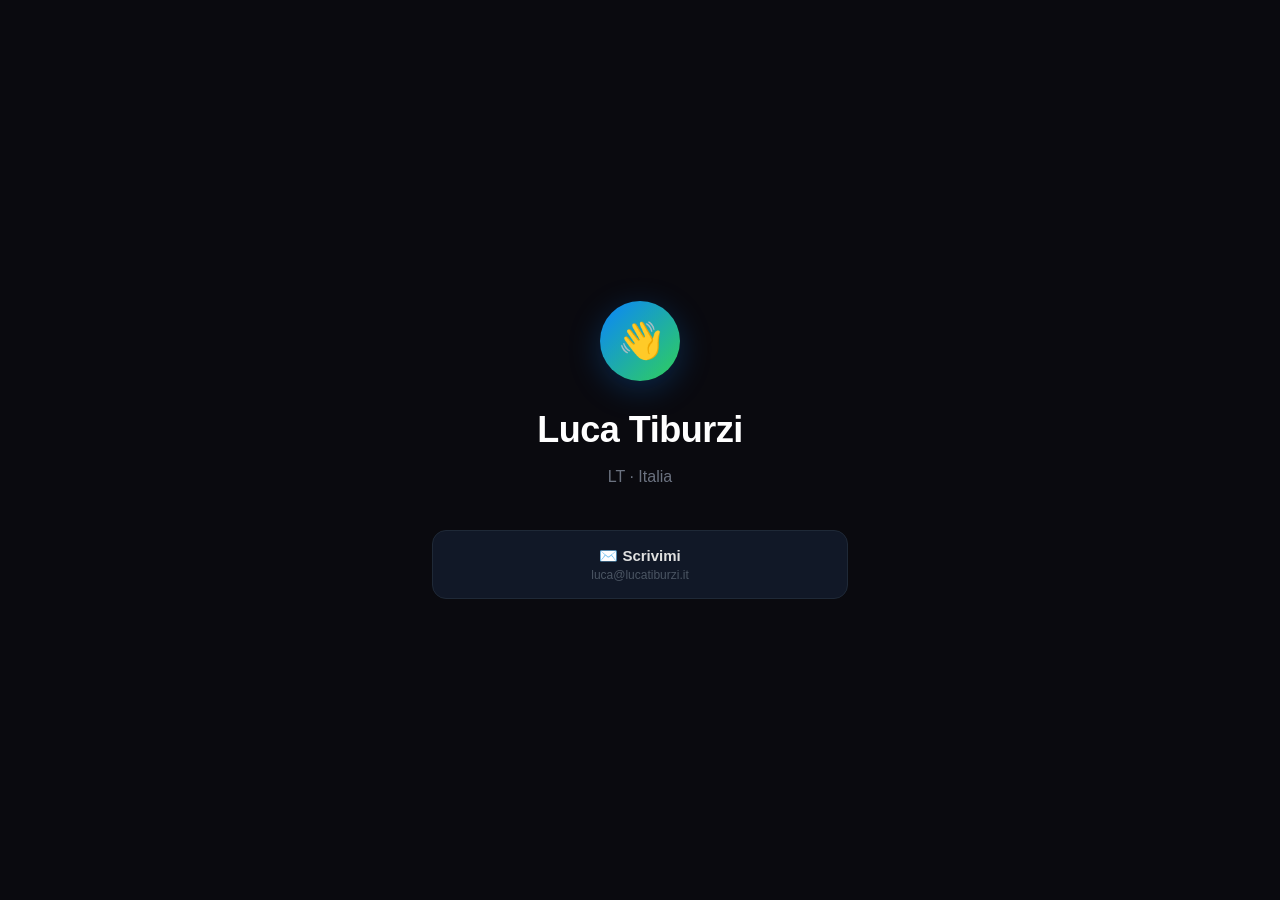
<file: index.html>
<!DOCTYPE html>
<html lang="it">
<head>
  <meta charset="UTF-8" />
  <meta name="viewport" content="width=device-width, initial-scale=1.0" />
  <title>Luca Tiburzi</title>
  <style>
    * { margin: 0; padding: 0; box-sizing: border-box; }
    body {
      font-family: -apple-system, BlinkMacSystemFont, 'SF Pro Display', 'Segoe UI', sans-serif;
      background: #0a0a0f;
      color: #e0e0e0;
      min-height: 100vh;
      display: flex;
      flex-direction: column;
      align-items: center;
      justify-content: center;
    }

    .card {
      text-align: center;
      padding: 48px 32px;
      max-width: 480px;
      width: 100%;
    }

    .avatar {
      width: 80px; height: 80px;
      background: linear-gradient(135deg, #0a84ff, #30d158);
      border-radius: 50%;
      margin: 0 auto 28px;
      display: flex; align-items: center; justify-content: center;
      font-size: 36px;
      box-shadow: 0 8px 32px rgba(10,132,255,0.25);
    }

    h1 {
      font-size: 36px; font-weight: 800; color: #fff;
      letter-spacing: -0.5px; margin-bottom: 12px;
    }

    .tagline {
      color: #6b7280; font-size: 16px; line-height: 1.7;
      margin-bottom: 40px;
    }

    .links {
      display: flex; flex-direction: column; gap: 12px;
    }

    .link-btn {
      display: block;
      background: #111827;
      border: 1px solid #1f2937;
      border-radius: 14px;
      padding: 16px 24px;
      text-decoration: none;
      color: #e0e0e0;
      font-size: 15px; font-weight: 600;
      transition: border-color .2s, color .2s, transform .15s;
    }
    .link-btn:hover {
      border-color: #0a84ff;
      color: #fff;
      transform: translateY(-1px);
    }
    .link-btn .sub {
      display: block;
      font-size: 12px; font-weight: 400;
      color: #4b5563;
      margin-top: 3px;
    }
    .link-btn:hover .sub { color: #6b7280; }

    footer {
      position: fixed; bottom: 0; left: 0; right: 0;
      text-align: center; padding: 20px;
      color: #374151; font-size: 12px;
    }
    footer a { color: #4b5563; text-decoration: none; }
    footer a:hover { color: #9ca3af; }
  </style>
</head>
<body>

  <div class="card">
    <div class="avatar">👋</div>
    <h1>Luca Tiburzi</h1>
    <p class="tagline">LT · Italia</p>

    <div class="links">
      <a class="link-btn" href="mailto:luca@lucatiburzi.it">
        ✉️ Scrivimi
        <span class="sub">luca@lucatiburzi.it</span>
      </a>
    </div>
  </div>

  <footer></footer>

</body>
</html>
</file>
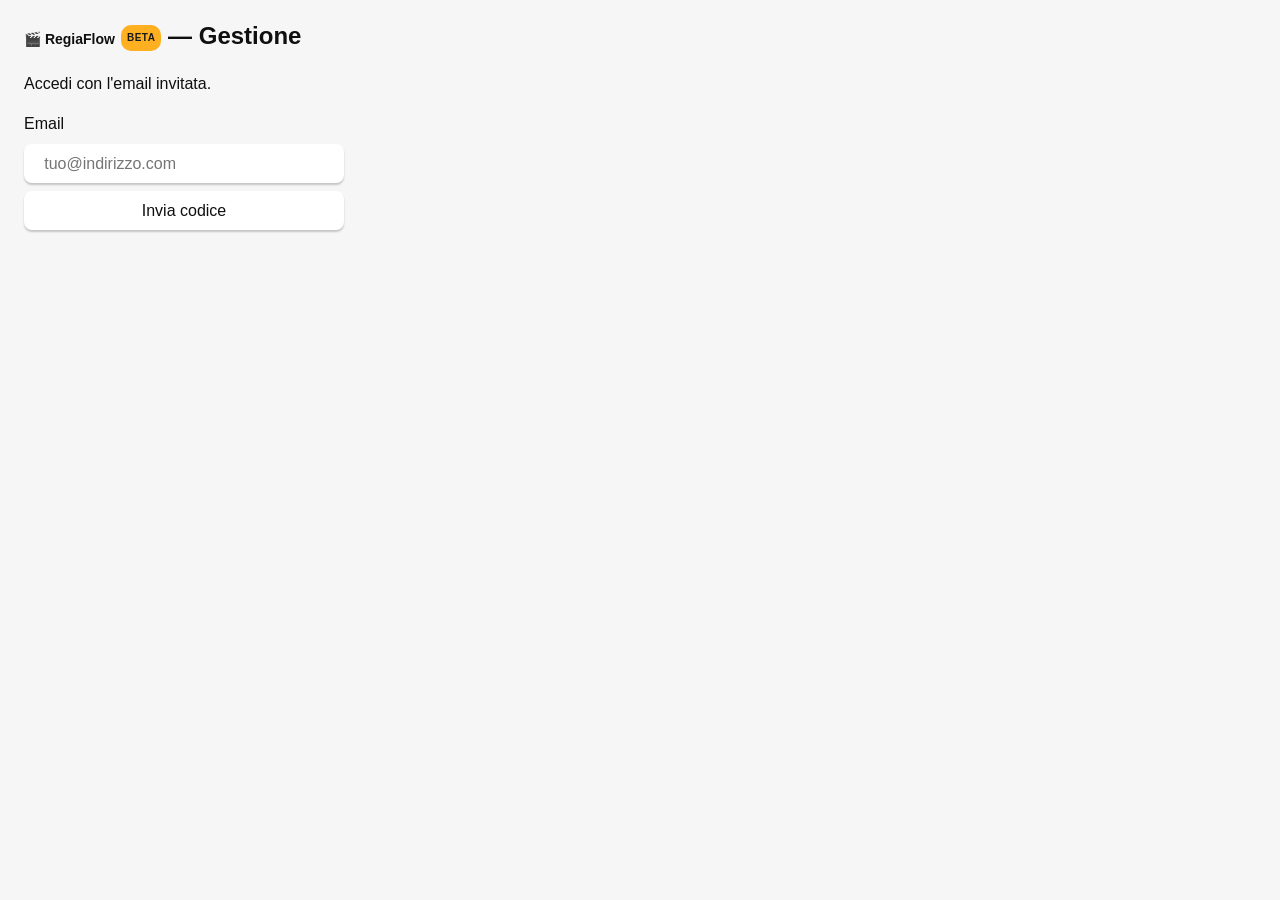
<file: regiaflow-gestione/index.html>
<!doctype html>
<html lang="it">
  <head>
    <meta charset="UTF-8" />
    <link rel="icon" type="image/svg+xml" href="/regiaflow-gestione/favicon.svg" />
    <meta name="viewport" content="width=device-width, initial-scale=1.0" />
    <title>RegiaFlow — Gestione</title>
    <script type="module" crossorigin src="/regiaflow-gestione/assets/gestione-BSnmXE0-.js"></script>
    <link rel="stylesheet" crossorigin href="/regiaflow-gestione/assets/gestione-B5R4vx5f.css">
  </head>

  <body>
    <div id="root"></div>
  </body>
</html>
</file>
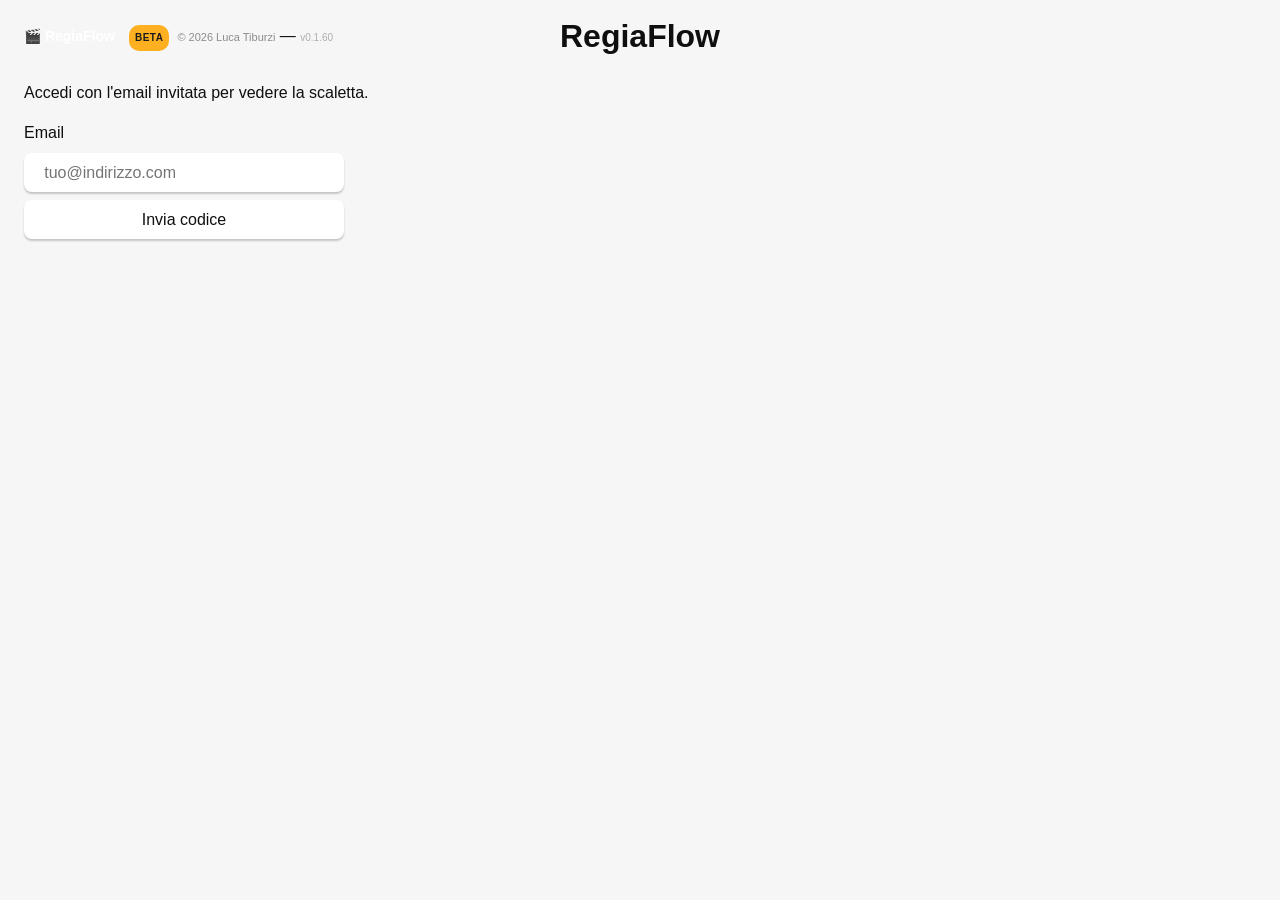
<file: regiaflow/index.html>
<!doctype html>
<html lang="en">
  <head>
    <meta charset="UTF-8" />
    <link rel="icon" type="image/svg+xml" href="/regiaflow/favicon.svg" />
    <meta name="viewport" content="width=device-width, initial-scale=1.0" />
    <title>RegiaFlow</title>

    <!-- PWA -- vedi CLAUDE.md -->
    <link rel="manifest" href="/regiaflow/manifest.webmanifest" />
    <link rel="apple-touch-icon" href="/regiaflow/pwa-192.png" />
    <meta name="theme-color" content="#000000" />
    <meta name="apple-mobile-web-app-capable" content="yes" />
    <meta name="apple-mobile-web-app-title" content="RegiaFlow" />
    <script type="module" crossorigin src="/regiaflow/assets/index-DsXIiqZf.js"></script>
    <link rel="stylesheet" crossorigin href="/regiaflow/assets/index-B5R4vx5f.css">
  </head>

  <body>
    <div id="root"></div>
  </body>
</html>
</file>
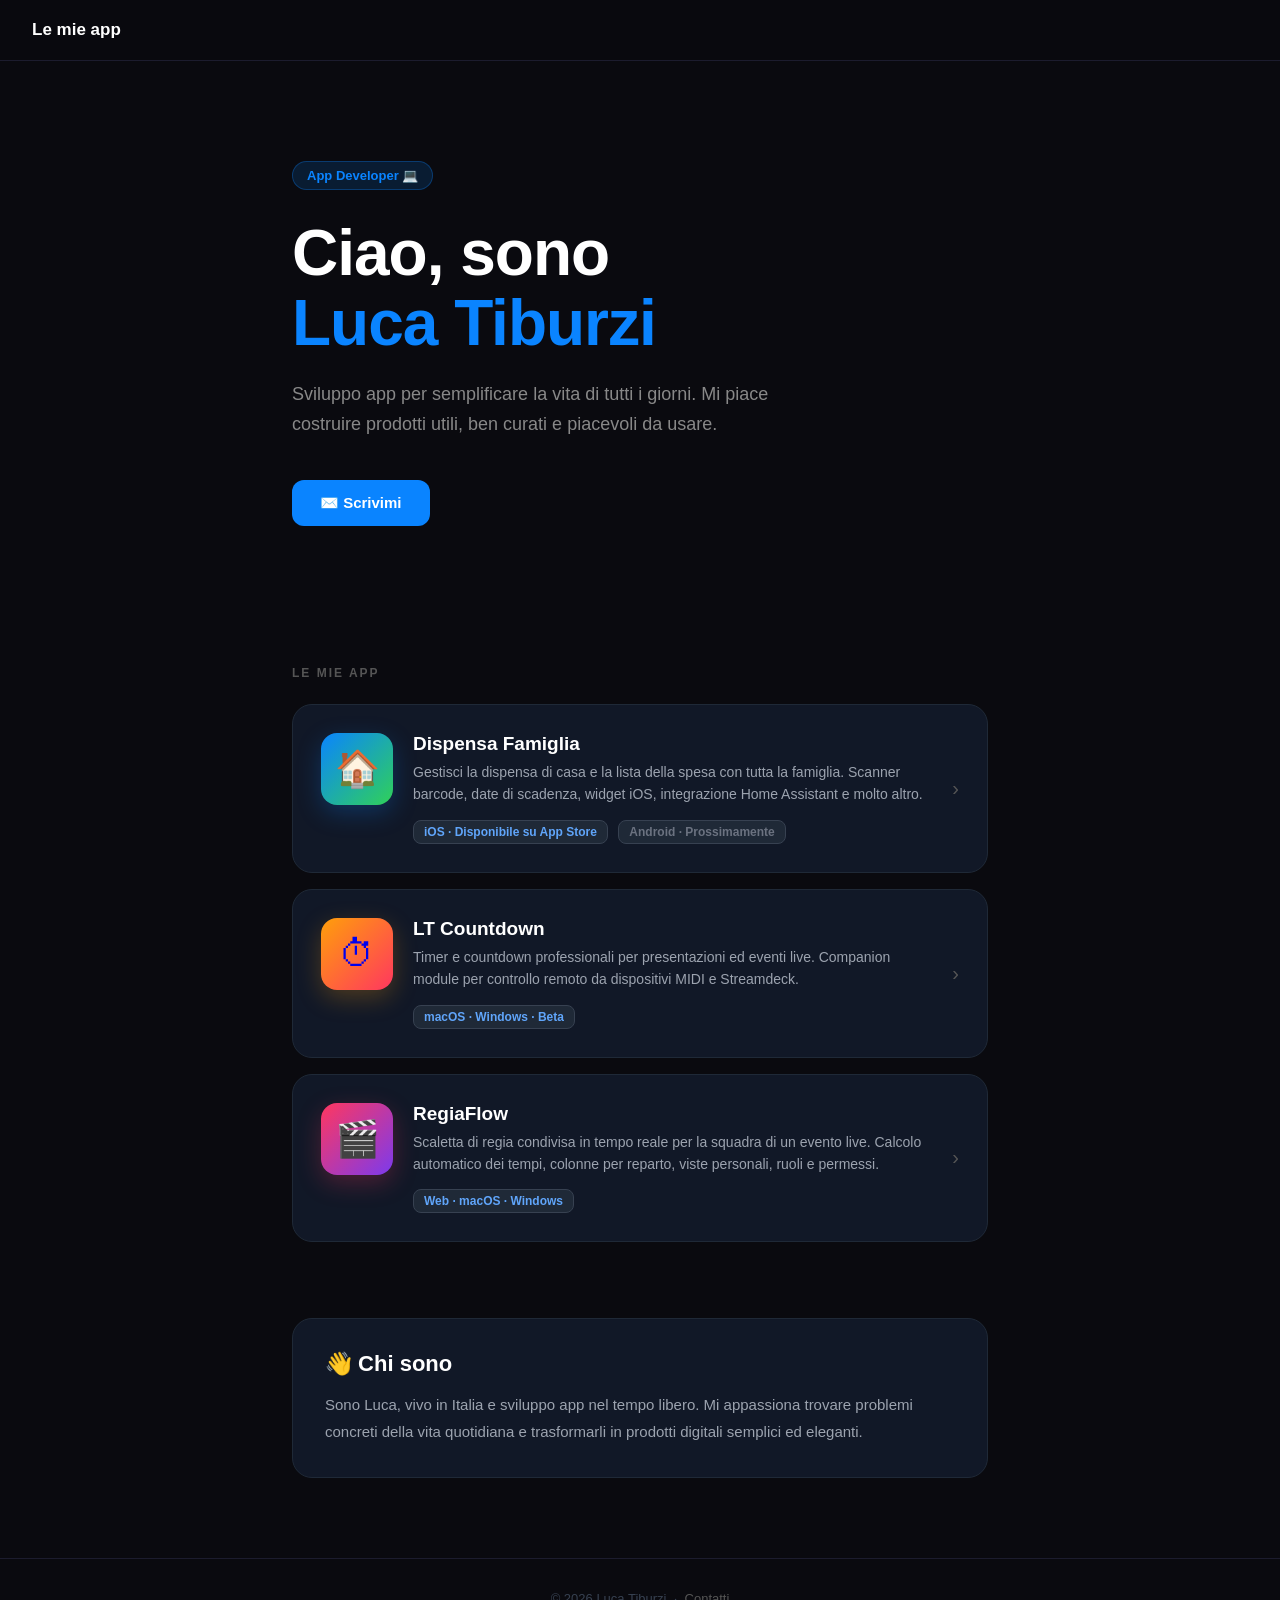
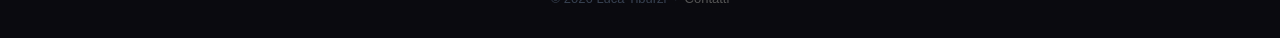
<file: apps.html>
<!DOCTYPE html>
<html lang="it">
<head>
  <meta charset="UTF-8" />
  <meta name="viewport" content="width=device-width, initial-scale=1.0" />
  <title>Le mie app — Luca Tiburzi</title>
  <style>
    * { margin: 0; padding: 0; box-sizing: border-box; }
    body {
      font-family: -apple-system, BlinkMacSystemFont, 'SF Pro Display', 'Segoe UI', sans-serif;
      background: #0a0a0f;
      color: #e0e0e0;
      min-height: 100vh;
    }

    nav {
      display: flex; align-items: center; justify-content: space-between;
      padding: 20px 32px;
      border-bottom: 1px solid #1c1c2e;
      position: sticky; top: 0;
      background: rgba(10,10,15,0.92);
      backdrop-filter: blur(12px);
      z-index: 100;
    }
    .nav-logo { color: #fff; font-size: 17px; font-weight: 700; text-decoration: none; }
    .nav-links { display: flex; gap: 28px; }
    .nav-links a { color: #888; font-size: 14px; text-decoration: none; transition: color .2s; }
    .nav-links a:hover { color: #fff; }

    .hero {
      padding: 100px 32px 80px;
      max-width: 760px;
      margin: 0 auto;
    }
    .hero-tag {
      display: inline-block;
      background: rgba(10,132,255,0.15);
      color: #0a84ff;
      font-size: 13px; font-weight: 600;
      padding: 6px 14px; border-radius: 20px;
      border: 1px solid rgba(10,132,255,0.3);
      margin-bottom: 28px;
    }
    .hero h1 {
      font-size: clamp(40px, 7vw, 64px);
      font-weight: 800; color: #fff;
      line-height: 1.1; margin-bottom: 20px;
      letter-spacing: -1px;
    }
    .hero h1 span { color: #0a84ff; }
    .hero p {
      font-size: 18px; color: #888;
      line-height: 1.7; max-width: 520px;
      margin-bottom: 40px;
    }
    .hero-cta {
      display: inline-flex; align-items: center; gap: 8px;
      background: #0a84ff; color: #fff;
      text-decoration: none; padding: 14px 28px;
      border-radius: 12px; font-size: 15px; font-weight: 700;
      transition: opacity .2s;
    }
    .hero-cta:hover { opacity: .85; }

    .section { max-width: 760px; margin: 0 auto; padding: 60px 32px; }
    .section-label {
      font-size: 12px; font-weight: 700; color: #555;
      letter-spacing: 2px; text-transform: uppercase;
      margin-bottom: 24px;
    }
    .app-card {
      background: #111827;
      border: 1px solid #1f2937;
      border-radius: 20px;
      padding: 28px;
      display: flex; gap: 20px; align-items: flex-start;
      text-decoration: none;
      transition: border-color .2s, transform .2s;
      margin-bottom: 16px;
    }
    .app-card:hover { border-color: #0a84ff; transform: translateY(-2px); }
    .app-icon {
      width: 72px; height: 72px; flex-shrink: 0;
      border-radius: 16px;
      display: flex; align-items: center; justify-content: center;
      font-size: 36px;
    }
    .app-icon.dispensa {
      background: linear-gradient(135deg, #0a84ff, #30d158);
      box-shadow: 0 8px 24px rgba(10,132,255,0.25);
    }
    .app-icon.countdown {
      background: linear-gradient(135deg, #ff9f0a, #ff375f);
      box-shadow: 0 8px 24px rgba(255,159,10,0.25);
    }
    .app-icon.regiaflow {
      background: linear-gradient(135deg, #ff375f, #7c3aed);
      box-shadow: 0 8px 24px rgba(255,55,95,0.25);
    }
    .app-info { flex: 1; }
    .app-name { color: #fff; font-size: 19px; font-weight: 700; margin-bottom: 6px; }
    .app-desc { color: #9ca3af; font-size: 14px; line-height: 1.6; margin-bottom: 14px; }
    .app-badge {
      display: inline-block;
      background: #1f2937; color: #60a5fa;
      font-size: 12px; font-weight: 600;
      padding: 4px 10px; border-radius: 8px;
      border: 1px solid #374151;
    }
    .app-arrow { color: #555; font-size: 20px; align-self: center; }

    .about { max-width: 760px; margin: 0 auto; padding: 0 32px 80px; }
    .about-box {
      background: #111827; border: 1px solid #1f2937;
      border-radius: 20px; padding: 32px;
    }
    .about-box h2 { color: #fff; font-size: 22px; font-weight: 700; margin-bottom: 14px; }
    .about-box p { color: #9ca3af; font-size: 15px; line-height: 1.8; }

    footer {
      text-align: center; padding: 32px;
      color: #374151; font-size: 13px;
      border-top: 1px solid #1c1c2e;
    }
    footer a { color: #555; text-decoration: none; }
    footer a:hover { color: #888; }
  </style>
</head>
<body>

  <nav>
    <span class="nav-logo">Le mie app</span>
  </nav>

  <div class="hero">
    <div class="hero-tag">App Developer 💻</div>
    <h1>Ciao, sono<br/><span>Luca Tiburzi</span></h1>
    <p>Sviluppo app per semplificare la vita di tutti i giorni. Mi piace costruire prodotti utili, ben curati e piacevoli da usare.</p>
    <a class="hero-cta" href="mailto:info@lucatiburzi.it">✉️ Scrivimi</a>
  </div>

  <div class="section" id="app">
    <div class="section-label">Le mie app</div>
    <a class="app-card" href="dispensa-famiglia.html">
      <div class="app-icon dispensa">🏠</div>
      <div class="app-info">
        <div class="app-name">Dispensa Famiglia</div>
        <div class="app-desc">Gestisci la dispensa di casa e la lista della spesa con tutta la famiglia. Scanner barcode, date di scadenza, widget iOS, integrazione Home Assistant e molto altro.</div>
        <span class="app-badge">iOS · Disponibile su App Store</span>
        <span class="app-badge" style="margin-left:6px; color:#6b7280;">Android · Prossimamente</span>
      </div>
      <div class="app-arrow">›</div>
    </a>
    <a class="app-card" href="download.html">
      <div class="app-icon countdown">⏱</div>
      <div class="app-info">
        <div class="app-name">LT Countdown</div>
        <div class="app-desc">Timer e countdown professionali per presentazioni ed eventi live. Companion module per controllo remoto da dispositivi MIDI e Streamdeck.</div>
        <span class="app-badge">macOS · Windows · Beta</span>
      </div>
      <div class="app-arrow">›</div>
    </a>
    <a class="app-card" href="regiaflow.html">
      <div class="app-icon regiaflow">🎬</div>
      <div class="app-info">
        <div class="app-name">RegiaFlow</div>
        <div class="app-desc">Scaletta di regia condivisa in tempo reale per la squadra di un evento live. Calcolo automatico dei tempi, colonne per reparto, viste personali, ruoli e permessi.</div>
        <span class="app-badge">Web · macOS · Windows</span>
      </div>
      <div class="app-arrow">›</div>
    </a>
  </div>

  <div class="about">
    <div class="about-box">
      <h2>👋 Chi sono</h2>
      <p>Sono Luca, vivo in Italia e sviluppo app nel tempo libero. Mi appassiona trovare problemi concreti della vita quotidiana e trasformarli in prodotti digitali semplici ed eleganti.</p>
    </div>
  </div>

  <footer>
    © 2026 Luca Tiburzi &nbsp;·&nbsp;
    <a href="mailto:info@lucatiburzi.it">Contatti</a>
  </footer>

</body>
</html>
</file>
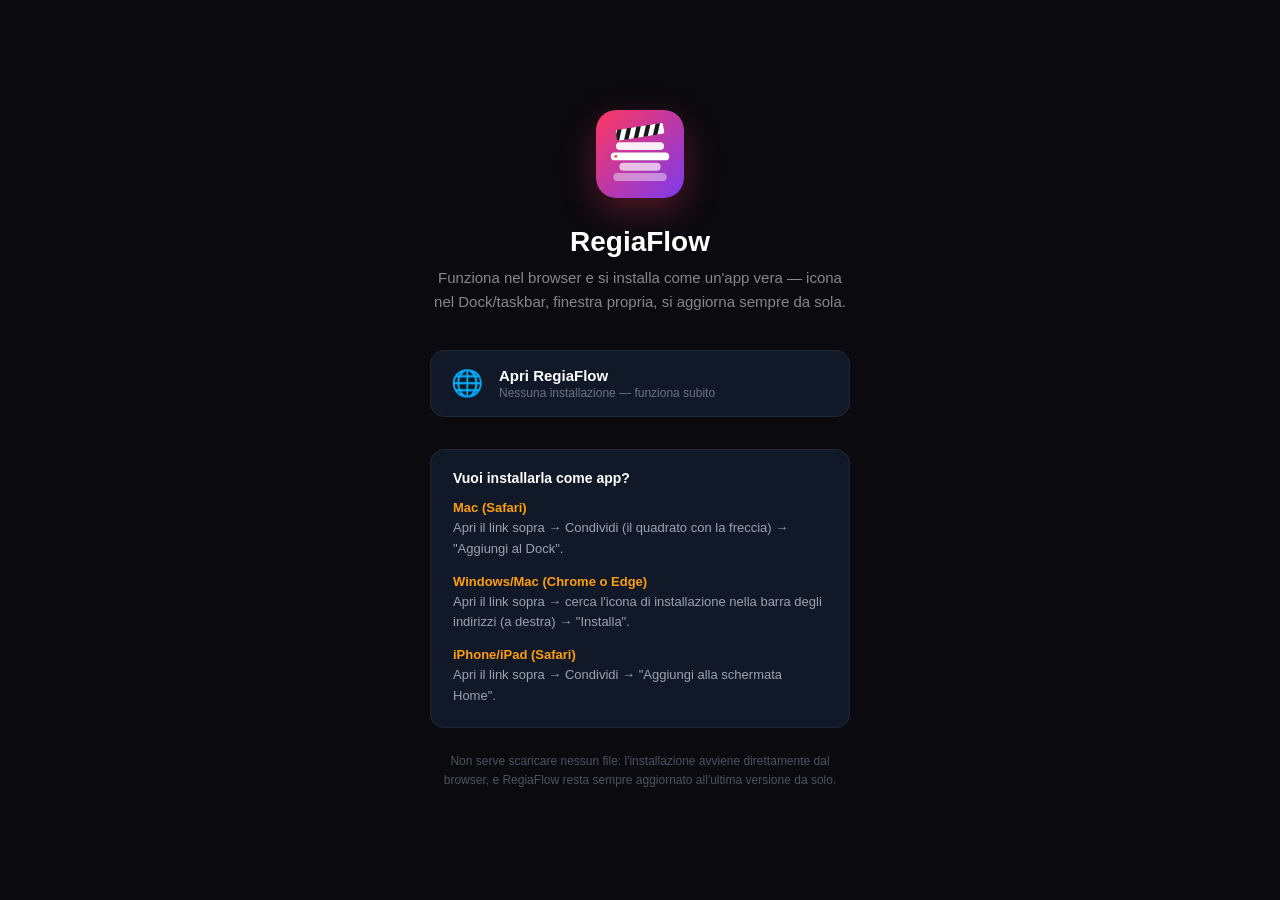
<file: apri-regiaflow.html>
<!DOCTYPE html>
<html lang="it">
<head>
  <meta charset="UTF-8" />
  <meta name="viewport" content="width=device-width, initial-scale=1.0" />
  <title>Installa RegiaFlow</title>
  <style>
    * { margin: 0; padding: 0; box-sizing: border-box; }
    body {
      font-family: -apple-system, BlinkMacSystemFont, 'SF Pro Display', 'Segoe UI', sans-serif;
      background: #0a0a0f; color: #e0e0e0; min-height: 100vh;
      display: flex; align-items: center; justify-content: center;
      padding: 32px;
    }
    .card { max-width: 420px; width: 100%; text-align: center; }
    .app-icon {
      width: 88px; height: 88px;
      border-radius: 20px; margin: 0 auto 24px;
      box-shadow: 0 12px 36px rgba(255,55,95,0.3);
    }
    h1 { font-size: 28px; font-weight: 800; color: #fff; margin-bottom: 8px; }
    .sub { color: #888; font-size: 15px; margin-bottom: 36px; line-height: 1.6; }
    .choices { display: flex; flex-direction: column; gap: 12px; }
    .choice {
      display: flex; align-items: center; gap: 16px;
      background: #111827; border: 1px solid #1f2937;
      border-radius: 14px; padding: 16px 20px;
      text-decoration: none; color: inherit;
      transition: border-color .2s, transform .15s;
    }
    .choice:hover { border-color: #ff375f; transform: translateY(-1px); }
    .choice-icon { font-size: 26px; flex-shrink: 0; }
    .choice-text { text-align: left; flex: 1; }
    .choice-name { color: #fff; font-size: 15px; font-weight: 700; }
    .choice-detail { color: #6b7280; font-size: 12px; margin-top: 2px; }
    .install-section {
      margin-top: 32px; text-align: left;
      background: #111827; border: 1px solid #1f2937;
      border-radius: 14px; padding: 20px 22px;
    }
    .install-section h2 { font-size: 14px; color: #fff; margin-bottom: 14px; }
    .install-section .os { margin-bottom: 14px; }
    .install-section .os:last-child { margin-bottom: 0; }
    .install-section .os-name { font-size: 13px; font-weight: 700; color: #ff9f0a; margin-bottom: 3px; }
    .install-section .os-steps { font-size: 13px; color: #9ca3af; line-height: 1.6; }
    .note { color: #4b5563; font-size: 12px; margin-top: 24px; line-height: 1.6; }
  </style>
</head>
<body>

  <div class="card">
    <img class="app-icon" src="/regiaflow/favicon.svg" alt="RegiaFlow" />
    <h1>RegiaFlow</h1>
    <p class="sub">Funziona nel browser e si installa come un'app vera — icona nel Dock/taskbar, finestra propria, si aggiorna sempre da sola.</p>

    <div class="choices">
      <a class="choice" id="open-web" href="https://lucatiburzi.it/regiaflow/">
        <div class="choice-icon">🌐</div>
        <div class="choice-text">
          <div class="choice-name">Apri RegiaFlow</div>
          <div class="choice-detail">Nessuna installazione — funziona subito</div>
        </div>
      </a>
    </div>

    <div class="install-section">
      <h2>Vuoi installarla come app?</h2>
      <div class="os">
        <div class="os-name">Mac (Safari)</div>
        <div class="os-steps">Apri il link sopra → Condividi (il quadrato con la freccia) → "Aggiungi al Dock".</div>
      </div>
      <div class="os">
        <div class="os-name">Windows/Mac (Chrome o Edge)</div>
        <div class="os-steps">Apri il link sopra → cerca l'icona di installazione nella barra degli indirizzi (a destra) → "Installa".</div>
      </div>
      <div class="os">
        <div class="os-name">iPhone/iPad (Safari)</div>
        <div class="os-steps">Apri il link sopra → Condividi → "Aggiungi alla schermata Home".</div>
      </div>
    </div>

    <p class="note">Non serve scaricare nessun file: l'installazione avviene direttamente dal browser, e RegiaFlow resta sempre aggiornato all'ultima versione da solo.</p>
  </div>

  <script>
    // Se si arriva qui da un link email con parametri (?email=..., e per il
    // login anche &skip=1), li passiamo alla webapp così il form di login
    // precompila l'indirizzo — e per il login salta anche direttamente a
    // "inserisci codice" (skip=1, presente solo quando un codice è già
    // stato mandato nella stessa email; l'invito invece non ne manda uno,
    // quindi resta sulla schermata che lo invia).
    if (window.location.search) {
      var link = document.getElementById('open-web');
      link.href = link.href + window.location.search;
    }
  </script>
</body>
</html>
</file>
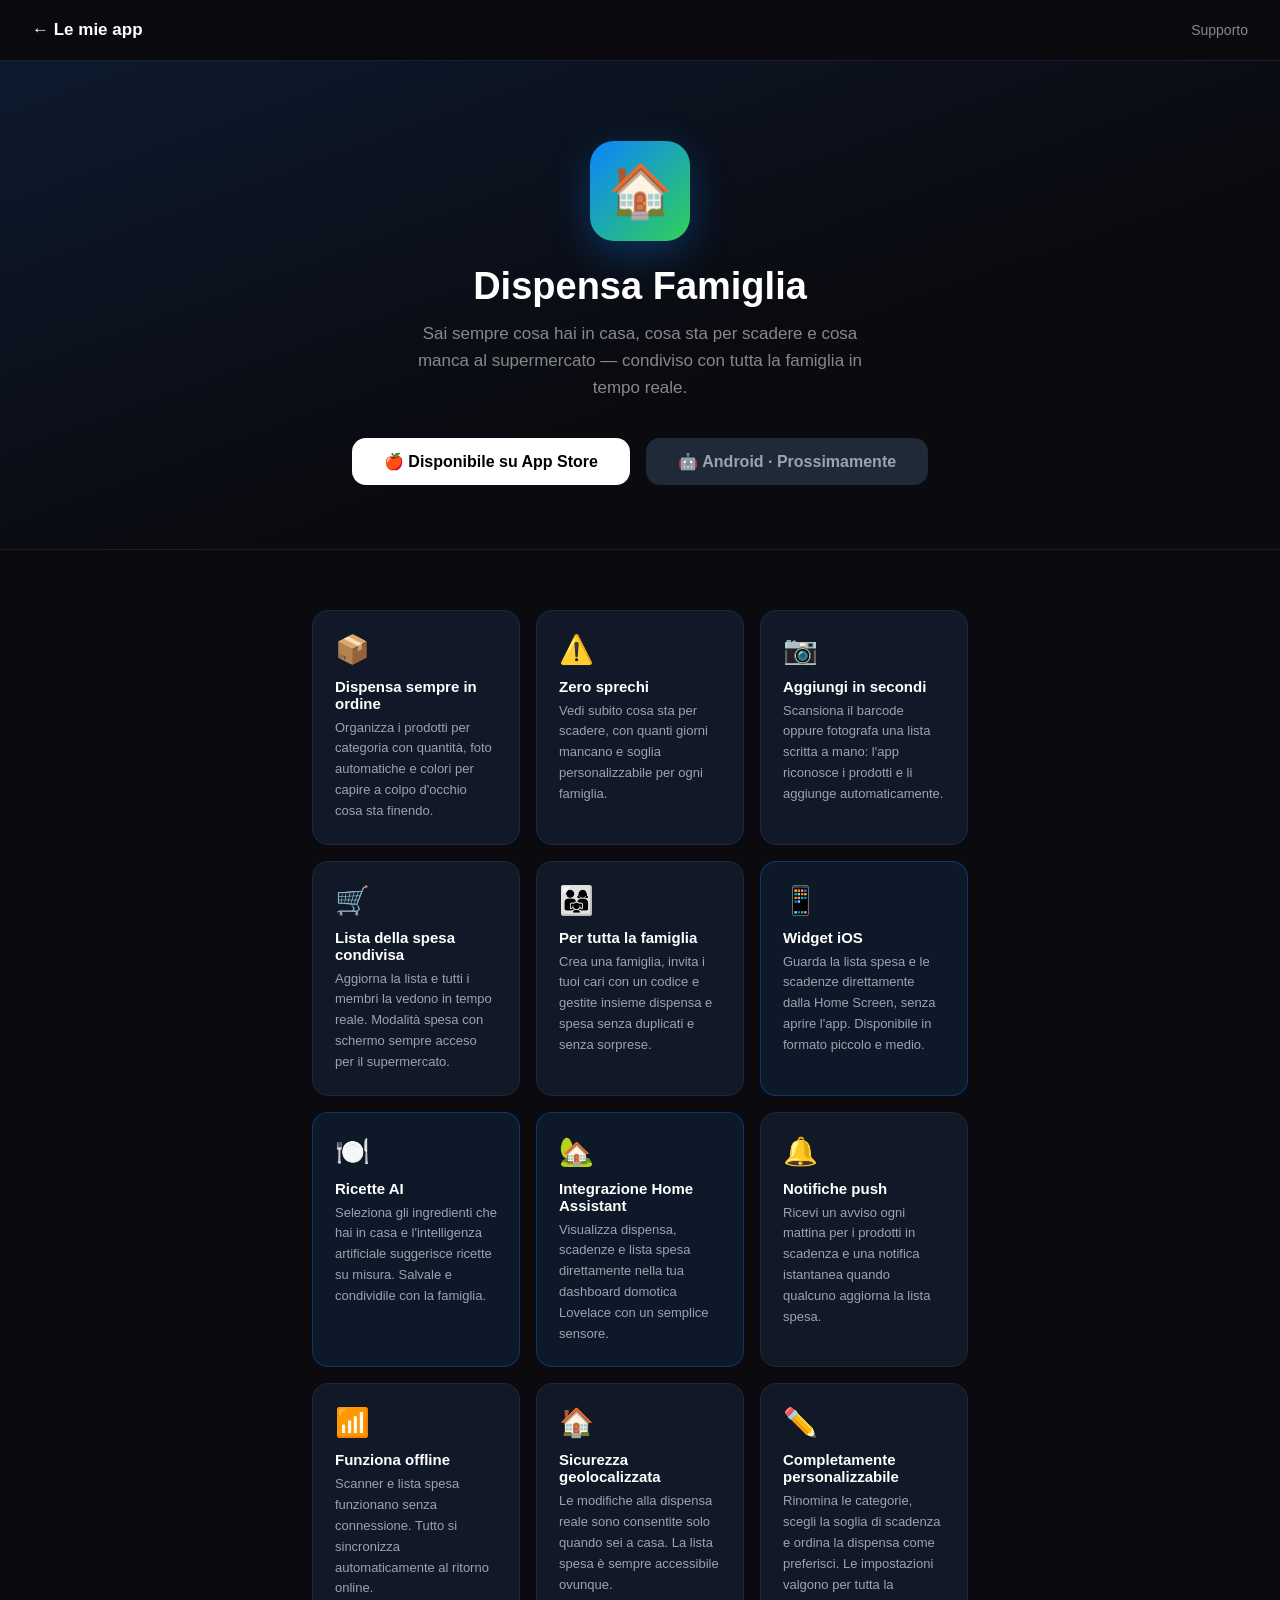
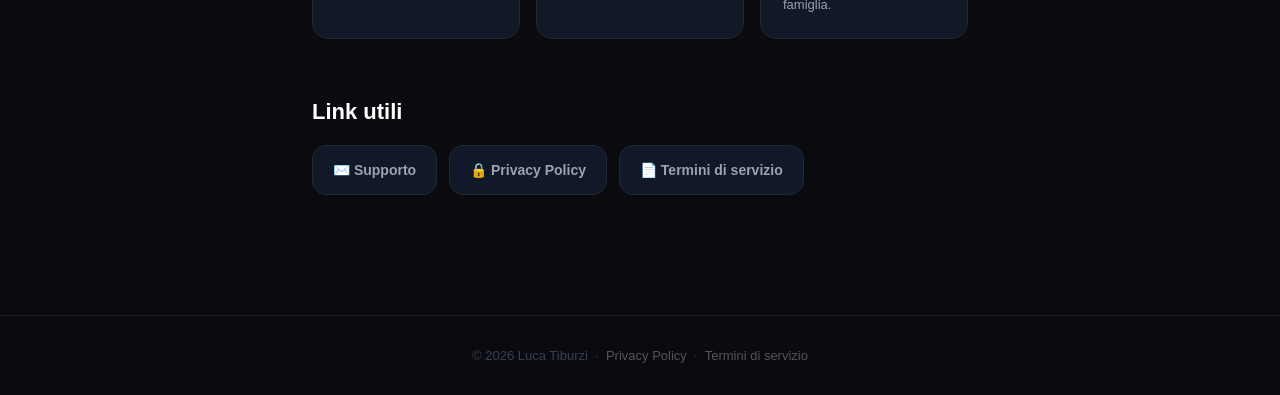
<file: dispensa-famiglia.html>
<!DOCTYPE html>
<html lang="it">
<head>
  <meta charset="UTF-8" />
  <meta name="viewport" content="width=device-width, initial-scale=1.0" />
  <title>Dispensa Famiglia — App iOS</title>
  <style>
    * { margin: 0; padding: 0; box-sizing: border-box; }
    body {
      font-family: -apple-system, BlinkMacSystemFont, 'SF Pro Display', 'Segoe UI', sans-serif;
      background: #0a0a0f; color: #e0e0e0; min-height: 100vh;
    }
    nav {
      display: flex; align-items: center; justify-content: space-between;
      padding: 20px 32px; border-bottom: 1px solid #1c1c2e;
      position: sticky; top: 0;
      background: rgba(10,10,15,0.92); backdrop-filter: blur(12px); z-index: 100;
    }
    .nav-logo { color: #fff; font-size: 17px; font-weight: 700; text-decoration: none; }
    .nav-links a { color: #888; font-size: 14px; text-decoration: none; }
    .nav-links a:hover { color: #fff; }

    .hero {
      background: linear-gradient(160deg, #0d1a2e 0%, #0a0a0f 60%);
      padding: 80px 32px 64px; text-align: center;
      border-bottom: 1px solid #1c1c2e;
    }
    .app-icon {
      width: 100px; height: 100px;
      background: linear-gradient(135deg, #0a84ff, #30d158);
      border-radius: 24px; margin: 0 auto 24px;
      display: flex; align-items: center; justify-content: center;
      font-size: 52px;
      box-shadow: 0 12px 40px rgba(10,132,255,0.3);
    }
    .hero h1 { font-size: 38px; font-weight: 800; color: #fff; margin-bottom: 12px; }
    .hero .sub { color: #888; font-size: 17px; max-width: 480px; margin: 0 auto 36px; line-height: 1.6; }
    .store-btn {
      display: inline-block;
      background: #fff; color: #000;
      text-decoration: none; padding: 14px 32px;
      border-radius: 14px; font-size: 16px; font-weight: 700;
      transition: opacity .2s;
    }
    .store-btn:hover { opacity: .85; }

    .container { max-width: 720px; margin: 0 auto; padding: 60px 32px 80px; }
    .features-grid {
      display: grid; grid-template-columns: repeat(auto-fit, minmax(200px, 1fr));
      gap: 16px; margin-bottom: 60px;
    }
    .feature {
      background: #111827; border: 1px solid #1f2937;
      border-radius: 16px; padding: 22px;
    }
    .feature.highlight { border-color: rgba(10,132,255,0.3); background: #0d1829; }
    .feature-icon { font-size: 28px; margin-bottom: 12px; }
    .feature h3 { color: #fff; font-size: 15px; font-weight: 700; margin-bottom: 6px; }
    .feature p { color: #9ca3af; font-size: 13px; line-height: 1.6; }

    .section-title { color: #fff; font-size: 22px; font-weight: 700; margin-bottom: 20px; }
    .links-row { display: flex; gap: 12px; flex-wrap: wrap; }
    .link-card {
      background: #111827; border: 1px solid #1f2937;
      border-radius: 14px; padding: 16px 20px;
      text-decoration: none; color: #9ca3af;
      font-size: 14px; font-weight: 600;
      transition: border-color .2s, color .2s;
    }
    .link-card:hover { border-color: #0a84ff; color: #fff; }

    footer {
      text-align: center; padding: 32px; color: #374151;
      font-size: 13px; border-top: 1px solid #1c1c2e;
    }
    footer a { color: #555; text-decoration: none; }
    footer a:hover { color: #888; }
  </style>
</head>
<body>

  <nav>
    <a class="nav-logo" href="apps.html">← Le mie app</a>
    <div class="nav-links">
      <a href="supporto.html">Supporto</a>
    </div>
  </nav>

  <div class="hero">
    <div class="app-icon">🏠</div>
    <h1>Dispensa Famiglia</h1>
    <p class="sub">Sai sempre cosa hai in casa, cosa sta per scadere e cosa manca al supermercato — condiviso con tutta la famiglia in tempo reale.</p>
    <a class="store-btn" href="https://apps.apple.com/it/app/dispensa-famiglia/id6772566559">🍎 Disponibile su App Store</a>
    <a class="store-btn" href="#" style="background:#1f2937; color:#9ca3af; margin-left:12px; cursor:default; pointer-events:none;">🤖 Android · Prossimamente</a>
  </div>

  <div class="container">

    <div class="features-grid">
      <div class="feature">
        <div class="feature-icon">📦</div>
        <h3>Dispensa sempre in ordine</h3>
        <p>Organizza i prodotti per categoria con quantità, foto automatiche e colori per capire a colpo d'occhio cosa sta finendo.</p>
      </div>
      <div class="feature">
        <div class="feature-icon">⚠️</div>
        <h3>Zero sprechi</h3>
        <p>Vedi subito cosa sta per scadere, con quanti giorni mancano e soglia personalizzabile per ogni famiglia.</p>
      </div>
      <div class="feature">
        <div class="feature-icon">📷</div>
        <h3>Aggiungi in secondi</h3>
        <p>Scansiona il barcode oppure fotografa una lista scritta a mano: l'app riconosce i prodotti e li aggiunge automaticamente.</p>
      </div>
      <div class="feature">
        <div class="feature-icon">🛒</div>
        <h3>Lista della spesa condivisa</h3>
        <p>Aggiorna la lista e tutti i membri la vedono in tempo reale. Modalità spesa con schermo sempre acceso per il supermercato.</p>
      </div>
      <div class="feature">
        <div class="feature-icon">👨‍👩‍👧</div>
        <h3>Per tutta la famiglia</h3>
        <p>Crea una famiglia, invita i tuoi cari con un codice e gestite insieme dispensa e spesa senza duplicati e senza sorprese.</p>
      </div>
      <div class="feature highlight">
        <div class="feature-icon">📱</div>
        <h3>Widget iOS</h3>
        <p>Guarda la lista spesa e le scadenze direttamente dalla Home Screen, senza aprire l'app. Disponibile in formato piccolo e medio.</p>
      </div>
      <div class="feature highlight">
        <div class="feature-icon">🍽️</div>
        <h3>Ricette AI</h3>
        <p>Seleziona gli ingredienti che hai in casa e l'intelligenza artificiale suggerisce ricette su misura. Salvale e condividile con la famiglia.</p>
      </div>
      <div class="feature highlight">
        <div class="feature-icon">🏡</div>
        <h3>Integrazione Home Assistant</h3>
        <p>Visualizza dispensa, scadenze e lista spesa direttamente nella tua dashboard domotica Lovelace con un semplice sensore.</p>
      </div>
      <div class="feature">
        <div class="feature-icon">🔔</div>
        <h3>Notifiche push</h3>
        <p>Ricevi un avviso ogni mattina per i prodotti in scadenza e una notifica istantanea quando qualcuno aggiorna la lista spesa.</p>
      </div>
      <div class="feature">
        <div class="feature-icon">📶</div>
        <h3>Funziona offline</h3>
        <p>Scanner e lista spesa funzionano senza connessione. Tutto si sincronizza automaticamente al ritorno online.</p>
      </div>
      <div class="feature">
        <div class="feature-icon">🏠</div>
        <h3>Sicurezza geolocalizzata</h3>
        <p>Le modifiche alla dispensa reale sono consentite solo quando sei a casa. La lista spesa è sempre accessibile ovunque.</p>
      </div>
      <div class="feature">
        <div class="feature-icon">✏️</div>
        <h3>Completamente personalizzabile</h3>
        <p>Rinomina le categorie, scegli la soglia di scadenza e ordina la dispensa come preferisci. Le impostazioni valgono per tutta la famiglia.</p>
      </div>
    </div>

    <div style="margin-bottom: 40px;">
      <div class="section-title">Link utili</div>
      <div class="links-row">
        <a class="link-card" href="supporto.html">✉️ Supporto</a>
        <a class="link-card" href="privacy.html">🔒 Privacy Policy</a>
        <a class="link-card" href="termini.html">📄 Termini di servizio</a>
      </div>
    </div>

  </div>

  <footer>
    © 2026 Luca Tiburzi &nbsp;·&nbsp;
    <a href="privacy.html">Privacy Policy</a> &nbsp;·&nbsp;
    <a href="termini.html">Termini di servizio</a>
  </footer>

</body>
</html>
</file>
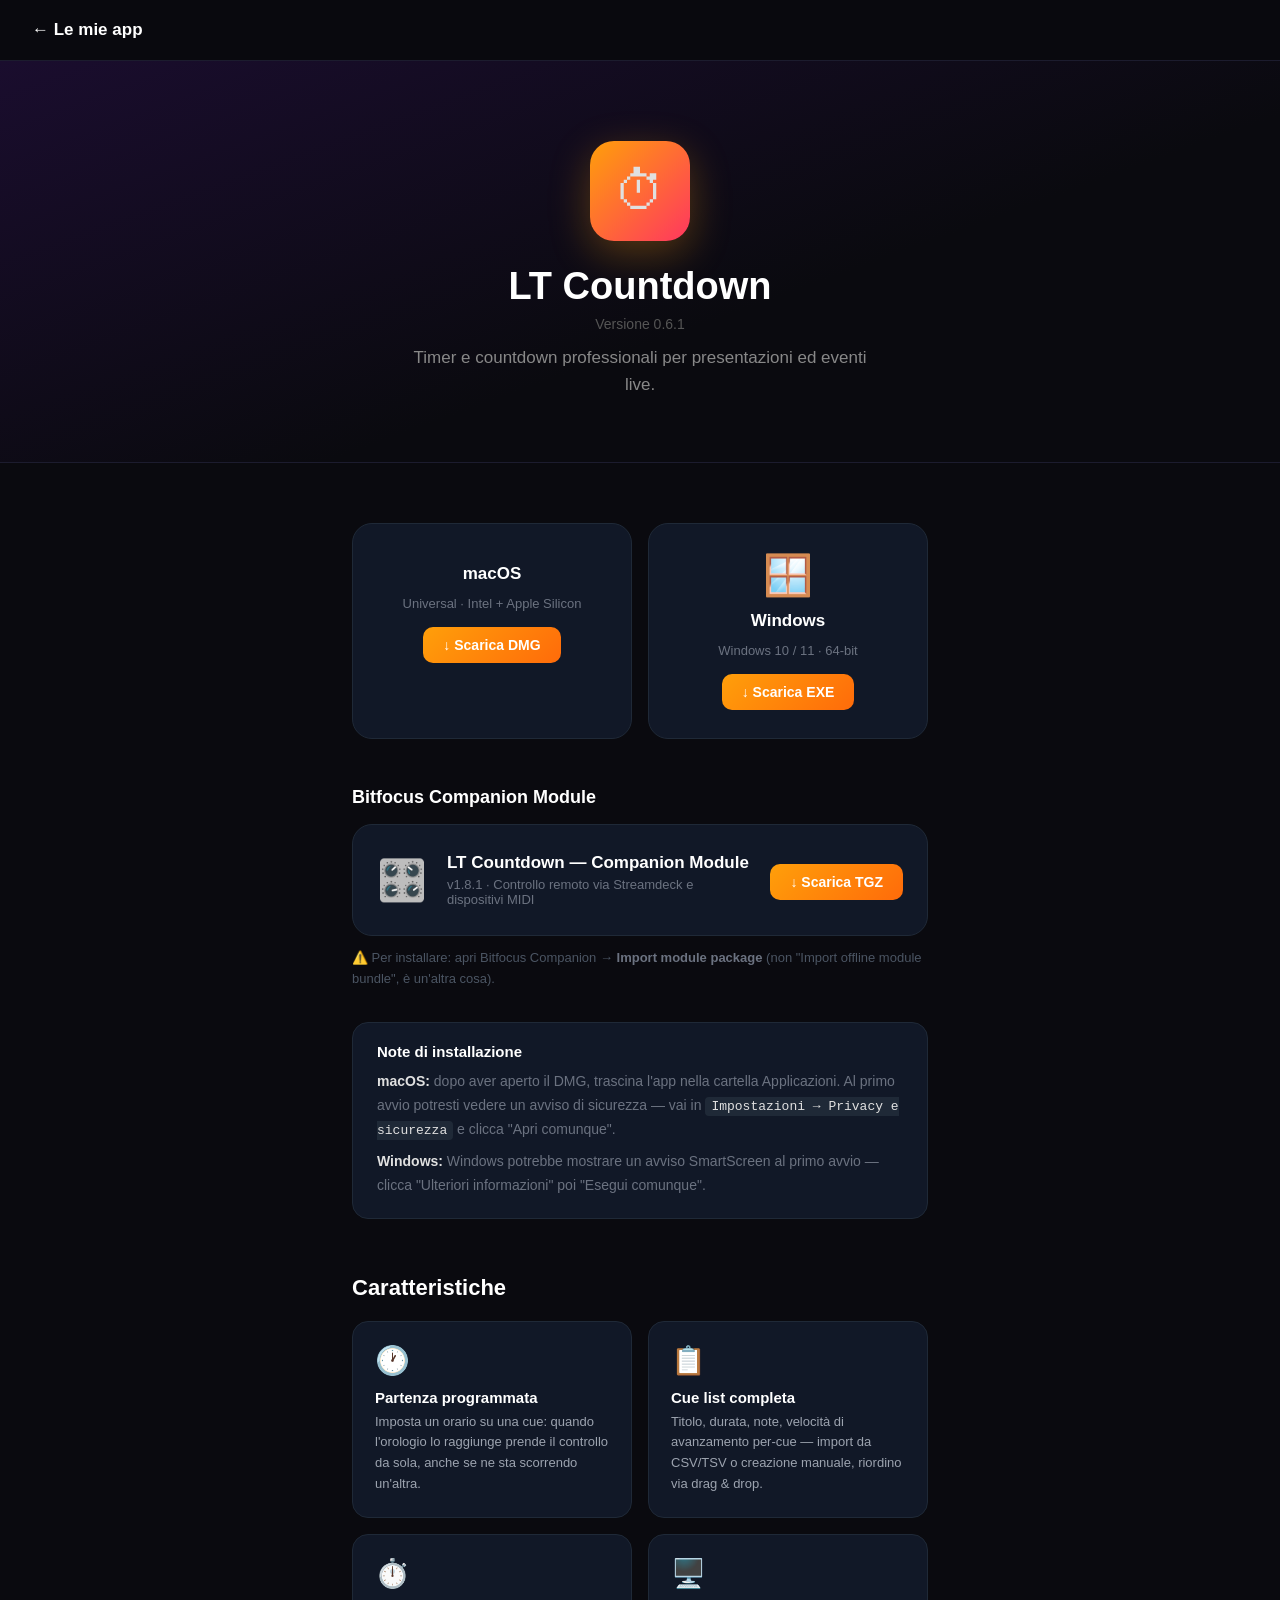
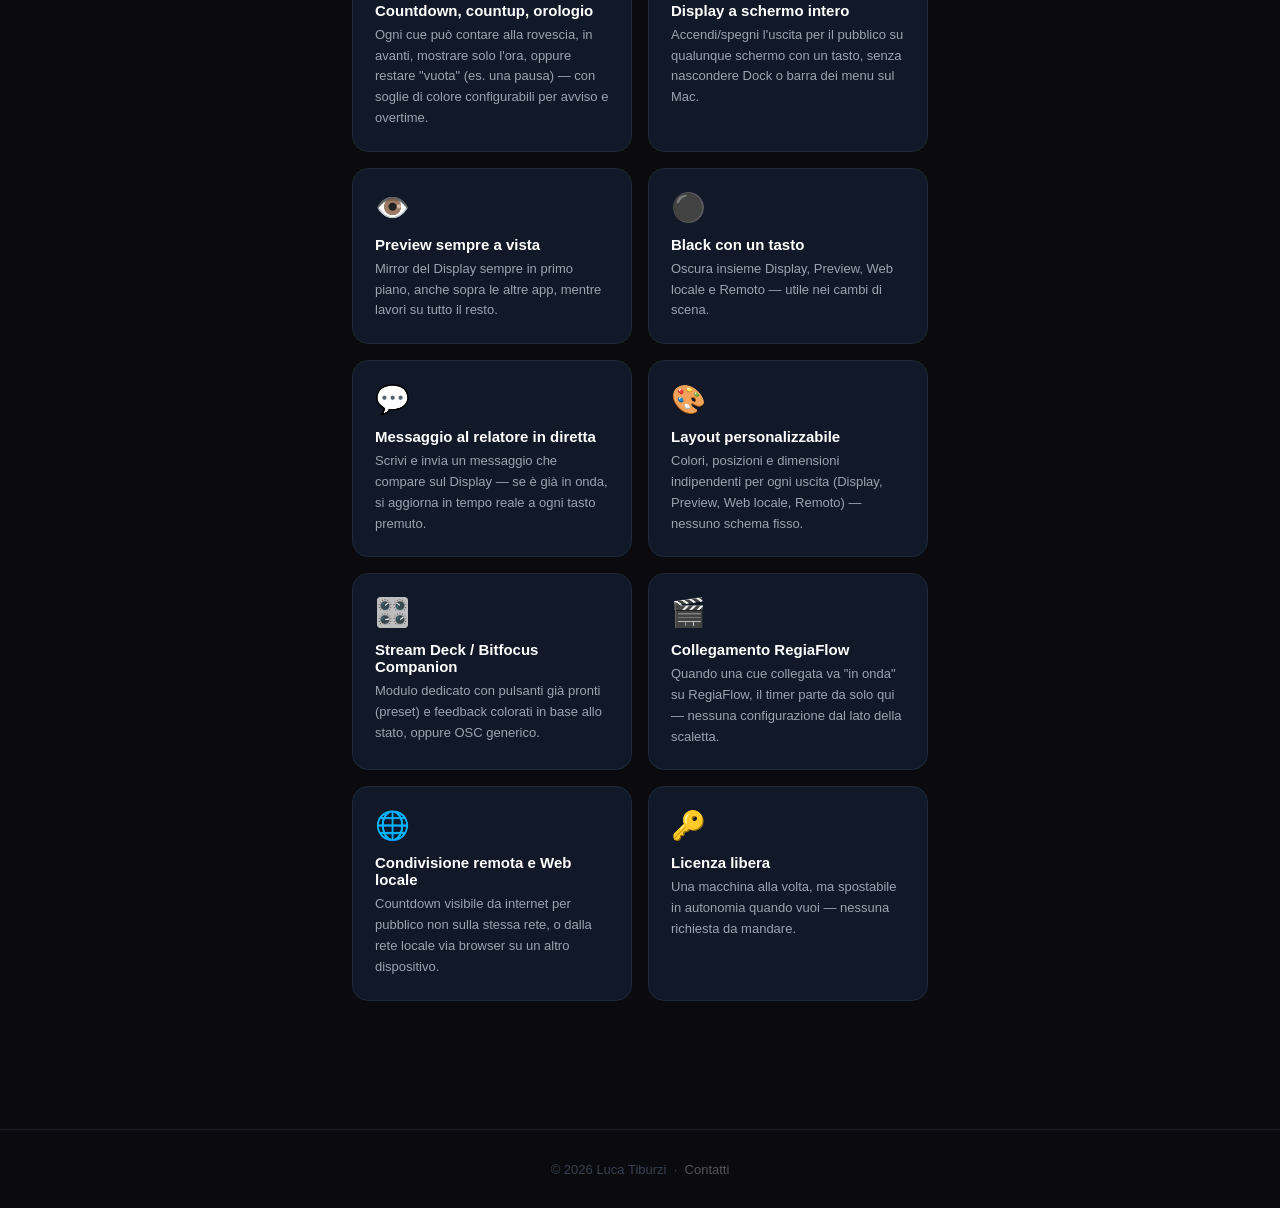
<file: download.html>
<!DOCTYPE html>
<html lang="it">
<head>
  <meta charset="UTF-8" />
  <meta name="viewport" content="width=device-width, initial-scale=1.0" />
  <title>Download — LT Countdown</title>
  <style>
    * { margin: 0; padding: 0; box-sizing: border-box; }
    body {
      font-family: -apple-system, BlinkMacSystemFont, 'SF Pro Display', 'Segoe UI', sans-serif;
      background: #0a0a0f; color: #e0e0e0; min-height: 100vh;
    }
    nav {
      display: flex; align-items: center; justify-content: space-between;
      padding: 20px 32px; border-bottom: 1px solid #1c1c2e;
      position: sticky; top: 0;
      background: rgba(10,10,15,0.92); backdrop-filter: blur(12px); z-index: 100;
    }
    .nav-logo { color: #fff; font-size: 17px; font-weight: 700; text-decoration: none; }

    .hero {
      background: linear-gradient(160deg, #1a0d2e 0%, #0a0a0f 60%);
      padding: 80px 32px 64px; text-align: center;
      border-bottom: 1px solid #1c1c2e;
    }
    .app-icon {
      width: 100px; height: 100px;
      background: linear-gradient(135deg, #ff9f0a, #ff375f);
      border-radius: 24px; margin: 0 auto 24px;
      display: flex; align-items: center; justify-content: center;
      font-size: 52px;
      box-shadow: 0 12px 40px rgba(255,159,10,0.3);
    }
    .hero h1 { font-size: 38px; font-weight: 800; color: #fff; margin-bottom: 8px; }
    .hero .version { color: #555; font-size: 14px; margin-bottom: 12px; }
    .hero .sub { color: #888; font-size: 17px; max-width: 480px; margin: 0 auto; line-height: 1.6; }

    .container { max-width: 640px; margin: 0 auto; padding: 60px 32px 80px; }

    .download-grid { display: grid; grid-template-columns: 1fr 1fr; gap: 16px; margin-bottom: 48px; }
    @media (max-width: 500px) { .download-grid { grid-template-columns: 1fr; } }

    .download-card {
      background: #111827; border: 1px solid #1f2937;
      border-radius: 20px; padding: 28px 24px;
      text-decoration: none; color: inherit;
      display: flex; flex-direction: column; align-items: center;
      gap: 12px; text-align: center;
      transition: border-color .2s, transform .15s;
    }
    .download-card:hover { border-color: #ff9f0a; transform: translateY(-2px); }
    .platform-icon { font-size: 40px; }
    .platform-name { color: #fff; font-size: 17px; font-weight: 700; }
    .platform-detail { color: #6b7280; font-size: 13px; }
    .download-btn {
      display: inline-block;
      background: linear-gradient(135deg, #ff9f0a, #ff6b0a);
      color: #fff; font-size: 14px; font-weight: 700;
      padding: 10px 20px; border-radius: 10px;
      margin-top: 4px;
    }

    .note {
      background: #111827; border: 1px solid #1f2937;
      border-radius: 16px; padding: 20px 24px;
    }
    .note h3 { color: #fff; font-size: 15px; font-weight: 700; margin-bottom: 10px; }
    .note p { color: #6b7280; font-size: 14px; line-height: 1.7; margin-bottom: 8px; }
    .note p:last-child { margin-bottom: 0; }
    .note code {
      background: #1f2937; color: #e0e0e0;
      padding: 2px 6px; border-radius: 4px; font-size: 13px;
    }

    .section-title { color: #fff; font-size: 22px; font-weight: 700; margin: 56px 0 20px; }
    .features-grid {
      display: grid; grid-template-columns: repeat(auto-fit, minmax(200px, 1fr));
      gap: 16px; margin-bottom: 48px;
    }
    .feature {
      background: #111827; border: 1px solid #1f2937;
      border-radius: 16px; padding: 22px;
    }
    .feature.highlight { border-color: rgba(255,159,10,0.3); background: #291f10; }
    .feature-icon { font-size: 28px; margin-bottom: 12px; }
    .feature h3 { color: #fff; font-size: 15px; font-weight: 700; margin-bottom: 6px; }
    .feature p { color: #9ca3af; font-size: 13px; line-height: 1.6; }

    footer {
      text-align: center; padding: 32px; color: #374151;
      font-size: 13px; border-top: 1px solid #1c1c2e;
    }
    footer a { color: #555; text-decoration: none; }
    footer a:hover { color: #888; }
  </style>
</head>
<body>

  <nav>
    <a class="nav-logo" href="apps.html">← Le mie app</a>
  </nav>

  <div class="hero">
    <div class="app-icon">⏱</div>
    <h1>LT Countdown</h1>
    <p class="version">Versione 0.6.1</p>
    <p class="sub">Timer e countdown professionali per presentazioni ed eventi live.</p>
  </div>

  <div class="container">

    <div class="download-grid">
      <a class="download-card" href="https://github.com/4q9qpmz25f-prog/lt-countdown-releases/releases/download/mac-0.6.1/LT-Countdown-0.6.1-universal.dmg">
        <div class="platform-icon"></div>
        <div class="platform-name">macOS</div>
        <div class="platform-detail">Universal · Intel + Apple Silicon</div>
        <span class="download-btn">↓ Scarica DMG</span>
      </a>
      <a class="download-card" href="https://github.com/4q9qpmz25f-prog/lt-countdown-releases/releases/download/win-0.6.1/LT-Countdown.0.6.1.exe">
        <div class="platform-icon">🪟</div>
        <div class="platform-name">Windows</div>
        <div class="platform-detail">Windows 10 / 11 · 64-bit</div>
        <span class="download-btn">↓ Scarica EXE</span>
      </a>
    </div>

    <div style="margin-bottom: 32px;">
      <h2 style="color:#fff; font-size:18px; font-weight:700; margin-bottom:16px;">Bitfocus Companion Module</h2>
      <a class="download-card" href="https://github.com/4q9qpmz25f-prog/lt-countdown-releases/releases/download/companion-1.8.1/lt-countdown-1.8.1.tgz" style="flex-direction:row; text-align:left; align-items:center; gap:20px;">
        <div class="platform-icon">🎛️</div>
        <div style="flex:1;">
          <div class="platform-name">LT Countdown — Companion Module</div>
          <div class="platform-detail" style="margin-top:4px;">v1.8.1 · Controllo remoto via Streamdeck e dispositivi MIDI</div>
        </div>
        <span class="download-btn">↓ Scarica TGZ</span>
      </a>
      <p style="color:#4b5563; font-size:13px; margin-top:12px; line-height:1.6;">⚠️ Per installare: apri Bitfocus Companion → <strong style="color:#6b7280;">Import module package</strong> (non "Import offline module bundle", è un'altra cosa).</p>
    </div>

    <div class="note">
      <h3>Note di installazione</h3>
      <p><strong style="color:#e0e0e0;">macOS:</strong> dopo aver aperto il DMG, trascina l'app nella cartella Applicazioni. Al primo avvio potresti vedere un avviso di sicurezza — vai in <code>Impostazioni → Privacy e sicurezza</code> e clicca "Apri comunque".</p>
      <p><strong style="color:#e0e0e0;">Windows:</strong> Windows potrebbe mostrare un avviso SmartScreen al primo avvio — clicca "Ulteriori informazioni" poi "Esegui comunque".</p>
    </div>

    <div class="section-title">Caratteristiche</div>
    <div class="features-grid">
      <div class="feature">
        <div class="feature-icon">🕐</div>
        <h3>Partenza programmata</h3>
        <p>Imposta un orario su una cue: quando l'orologio lo raggiunge prende il controllo da sola, anche se ne sta scorrendo un'altra.</p>
      </div>
      <div class="feature">
        <div class="feature-icon">📋</div>
        <h3>Cue list completa</h3>
        <p>Titolo, durata, note, velocità di avanzamento per-cue — import da CSV/TSV o creazione manuale, riordino via drag & drop.</p>
      </div>
      <div class="feature">
        <div class="feature-icon">⏱️</div>
        <h3>Countdown, countup, orologio</h3>
        <p>Ogni cue può contare alla rovescia, in avanti, mostrare solo l'ora, oppure restare "vuota" (es. una pausa) — con soglie di colore configurabili per avviso e overtime.</p>
      </div>
      <div class="feature">
        <div class="feature-icon">🖥️</div>
        <h3>Display a schermo intero</h3>
        <p>Accendi/spegni l'uscita per il pubblico su qualunque schermo con un tasto, senza nascondere Dock o barra dei menu sul Mac.</p>
      </div>
      <div class="feature">
        <div class="feature-icon">👁️</div>
        <h3>Preview sempre a vista</h3>
        <p>Mirror del Display sempre in primo piano, anche sopra le altre app, mentre lavori su tutto il resto.</p>
      </div>
      <div class="feature">
        <div class="feature-icon">⚫</div>
        <h3>Black con un tasto</h3>
        <p>Oscura insieme Display, Preview, Web locale e Remoto — utile nei cambi di scena.</p>
      </div>
      <div class="feature">
        <div class="feature-icon">💬</div>
        <h3>Messaggio al relatore in diretta</h3>
        <p>Scrivi e invia un messaggio che compare sul Display — se è già in onda, si aggiorna in tempo reale a ogni tasto premuto.</p>
      </div>
      <div class="feature">
        <div class="feature-icon">🎨</div>
        <h3>Layout personalizzabile</h3>
        <p>Colori, posizioni e dimensioni indipendenti per ogni uscita (Display, Preview, Web locale, Remoto) — nessuno schema fisso.</p>
      </div>
      <div class="feature">
        <div class="feature-icon">🎛️</div>
        <h3>Stream Deck / Bitfocus Companion</h3>
        <p>Modulo dedicato con pulsanti già pronti (preset) e feedback colorati in base allo stato, oppure OSC generico.</p>
      </div>
      <div class="feature">
        <div class="feature-icon">🎬</div>
        <h3>Collegamento RegiaFlow</h3>
        <p>Quando una cue collegata va "in onda" su RegiaFlow, il timer parte da solo qui — nessuna configurazione dal lato della scaletta.</p>
      </div>
      <div class="feature">
        <div class="feature-icon">🌐</div>
        <h3>Condivisione remota e Web locale</h3>
        <p>Countdown visibile da internet per pubblico non sulla stessa rete, o dalla rete locale via browser su un altro dispositivo.</p>
      </div>
      <div class="feature">
        <div class="feature-icon">🔑</div>
        <h3>Licenza libera</h3>
        <p>Una macchina alla volta, ma spostabile in autonomia quando vuoi — nessuna richiesta da mandare.</p>
      </div>
    </div>

  </div>

  <footer>
    © 2026 Luca Tiburzi &nbsp;·&nbsp;
    <a href="mailto:info@lucatiburzi.it">Contatti</a>
  </footer>

</body>
</html>
</file>
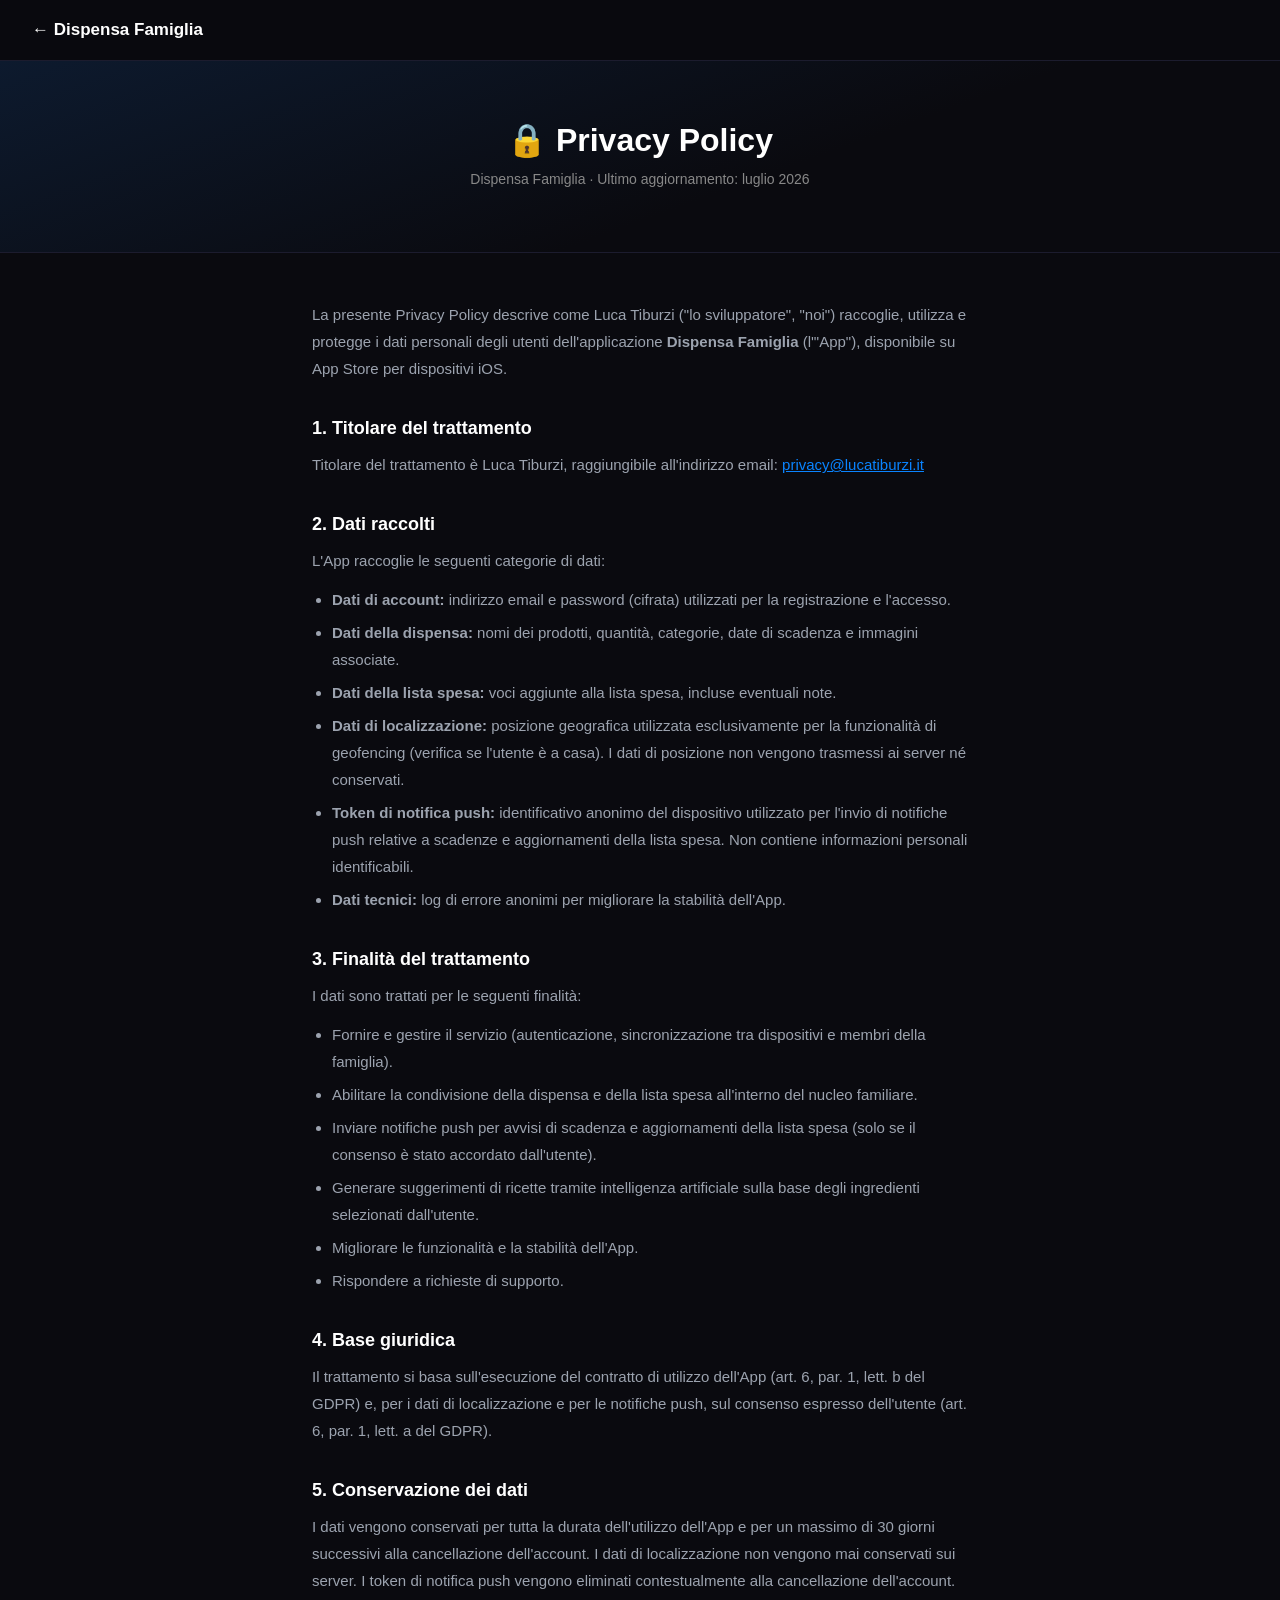
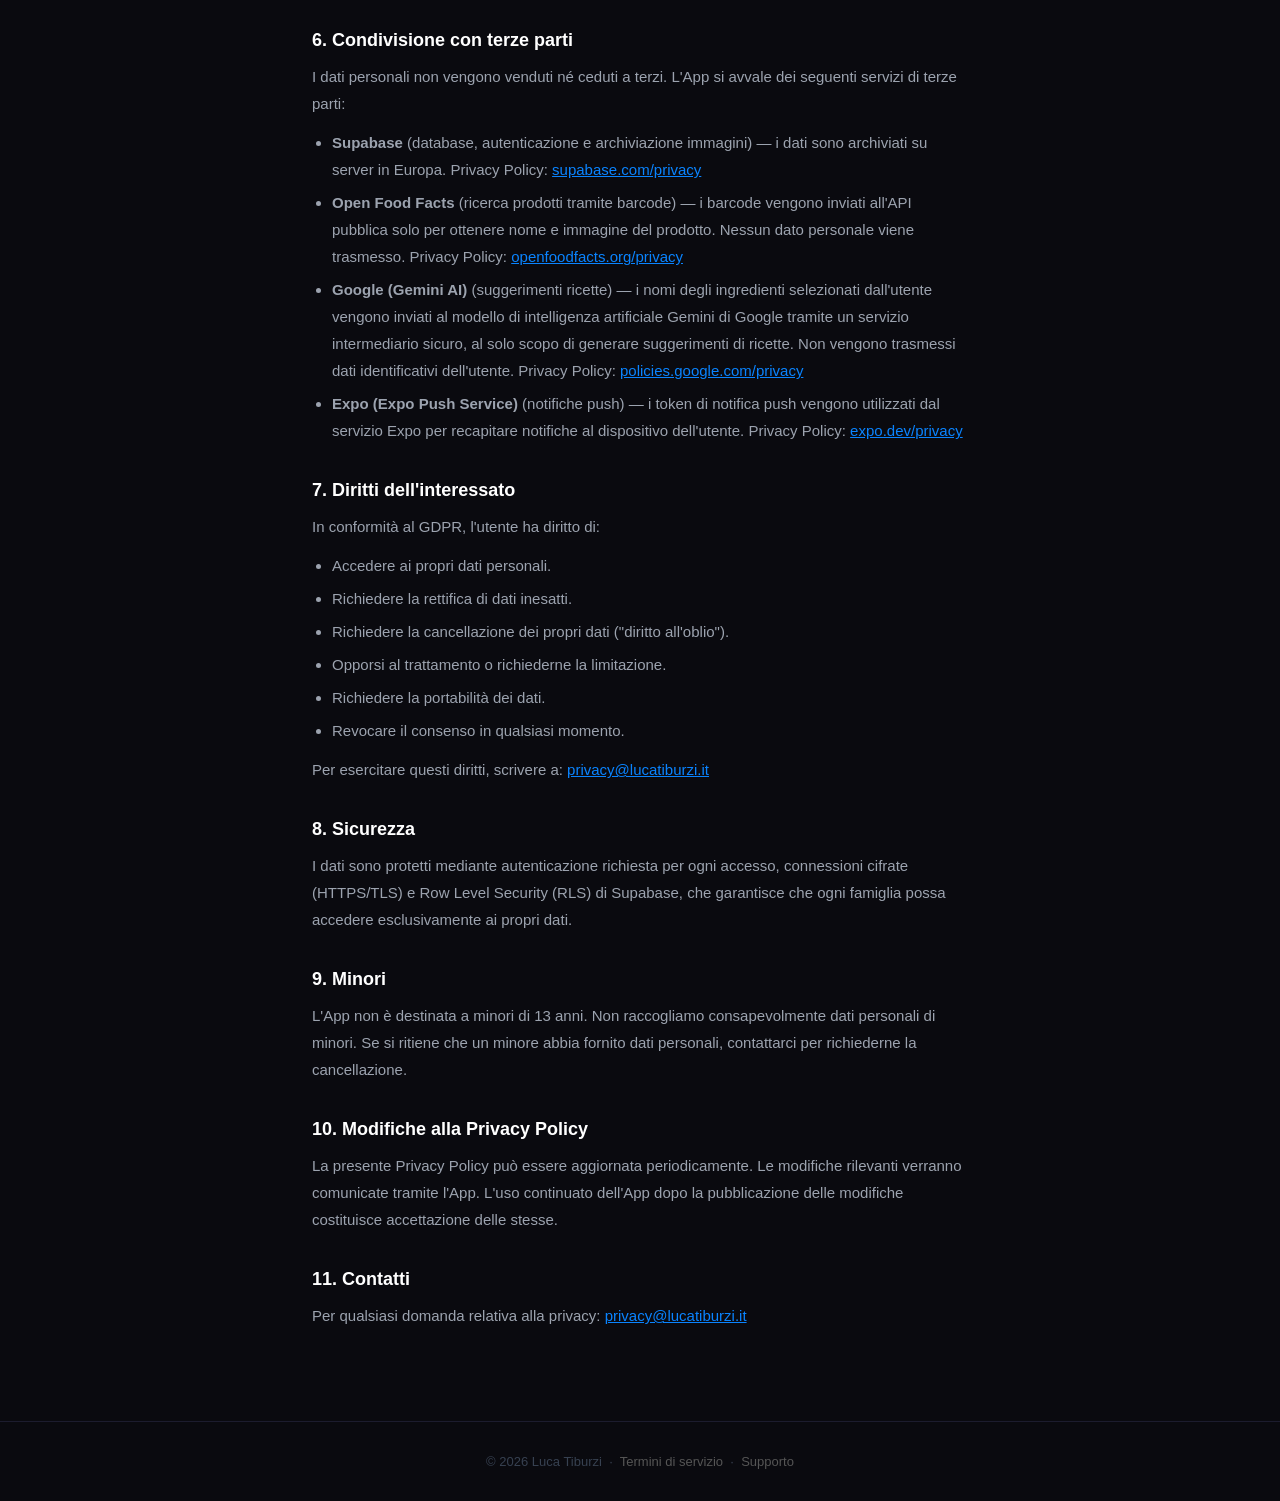
<file: privacy.html>
<!DOCTYPE html>
<html lang="it">
<head>
  <meta charset="UTF-8" />
  <meta name="viewport" content="width=device-width, initial-scale=1.0" />
  <title>Privacy Policy — Dispensa Famiglia</title>
  <style>
    * { margin: 0; padding: 0; box-sizing: border-box; }
    body {
      font-family: -apple-system, BlinkMacSystemFont, 'SF Pro Display', 'Segoe UI', sans-serif;
      background: #0a0a0f; color: #e0e0e0; min-height: 100vh;
    }
    nav {
      display: flex; align-items: center; justify-content: space-between;
      padding: 20px 32px; border-bottom: 1px solid #1c1c2e;
      position: sticky; top: 0;
      background: rgba(10,10,15,0.92); backdrop-filter: blur(12px); z-index: 100;
    }
    .nav-logo { color: #fff; font-size: 17px; font-weight: 700; text-decoration: none; }
    .hero {
      background: linear-gradient(160deg, #0d1a2e 0%, #0a0a0f 60%);
      padding: 60px 32px 48px; text-align: center;
      border-bottom: 1px solid #1c1c2e;
    }
    .hero h1 { font-size: 32px; font-weight: 800; color: #fff; margin-bottom: 8px; }
    .hero p { color: #888; font-size: 14px; }
    .container { max-width: 720px; margin: 0 auto; padding: 48px 32px 80px; }
    h2 { color: #fff; font-size: 18px; font-weight: 700; margin: 36px 0 12px; }
    p { color: #9ca3af; font-size: 15px; line-height: 1.8; margin-bottom: 12px; }
    ul { color: #9ca3af; font-size: 15px; line-height: 1.8; padding-left: 20px; margin-bottom: 12px; }
    li { margin-bottom: 6px; }
    a { color: #0a84ff; }
    footer {
      text-align: center; padding: 32px; color: #374151;
      font-size: 13px; border-top: 1px solid #1c1c2e;
    }
    footer a { color: #555; text-decoration: none; }
    footer a:hover { color: #888; }
  </style>
</head>
<body>

  <nav>
    <a class="nav-logo" href="dispensa-famiglia.html">← Dispensa Famiglia</a>
  </nav>

  <div class="hero">
    <h1>🔒 Privacy Policy</h1>
    <p>Dispensa Famiglia · Ultimo aggiornamento: luglio 2026</p>
  </div>

  <div class="container">

    <p>La presente Privacy Policy descrive come Luca Tiburzi ("lo sviluppatore", "noi") raccoglie, utilizza e protegge i dati personali degli utenti dell'applicazione <strong>Dispensa Famiglia</strong> (l'"App"), disponibile su App Store per dispositivi iOS.</p>

    <h2>1. Titolare del trattamento</h2>
    <p>Titolare del trattamento è Luca Tiburzi, raggiungibile all'indirizzo email: <a href="mailto:privacy@lucatiburzi.it">privacy@lucatiburzi.it</a></p>

    <h2>2. Dati raccolti</h2>
    <p>L'App raccoglie le seguenti categorie di dati:</p>
    <ul>
      <li><strong>Dati di account:</strong> indirizzo email e password (cifrata) utilizzati per la registrazione e l'accesso.</li>
      <li><strong>Dati della dispensa:</strong> nomi dei prodotti, quantità, categorie, date di scadenza e immagini associate.</li>
      <li><strong>Dati della lista spesa:</strong> voci aggiunte alla lista spesa, incluse eventuali note.</li>
      <li><strong>Dati di localizzazione:</strong> posizione geografica utilizzata esclusivamente per la funzionalità di geofencing (verifica se l'utente è a casa). I dati di posizione non vengono trasmessi ai server né conservati.</li>
      <li><strong>Token di notifica push:</strong> identificativo anonimo del dispositivo utilizzato per l'invio di notifiche push relative a scadenze e aggiornamenti della lista spesa. Non contiene informazioni personali identificabili.</li>
      <li><strong>Dati tecnici:</strong> log di errore anonimi per migliorare la stabilità dell'App.</li>
    </ul>

    <h2>3. Finalità del trattamento</h2>
    <p>I dati sono trattati per le seguenti finalità:</p>
    <ul>
      <li>Fornire e gestire il servizio (autenticazione, sincronizzazione tra dispositivi e membri della famiglia).</li>
      <li>Abilitare la condivisione della dispensa e della lista spesa all'interno del nucleo familiare.</li>
      <li>Inviare notifiche push per avvisi di scadenza e aggiornamenti della lista spesa (solo se il consenso è stato accordato dall'utente).</li>
      <li>Generare suggerimenti di ricette tramite intelligenza artificiale sulla base degli ingredienti selezionati dall'utente.</li>
      <li>Migliorare le funzionalità e la stabilità dell'App.</li>
      <li>Rispondere a richieste di supporto.</li>
    </ul>

    <h2>4. Base giuridica</h2>
    <p>Il trattamento si basa sull'esecuzione del contratto di utilizzo dell'App (art. 6, par. 1, lett. b del GDPR) e, per i dati di localizzazione e per le notifiche push, sul consenso espresso dell'utente (art. 6, par. 1, lett. a del GDPR).</p>

    <h2>5. Conservazione dei dati</h2>
    <p>I dati vengono conservati per tutta la durata dell'utilizzo dell'App e per un massimo di 30 giorni successivi alla cancellazione dell'account. I dati di localizzazione non vengono mai conservati sui server. I token di notifica push vengono eliminati contestualmente alla cancellazione dell'account.</p>

    <h2>6. Condivisione con terze parti</h2>
    <p>I dati personali non vengono venduti né ceduti a terzi. L'App si avvale dei seguenti servizi di terze parti:</p>
    <ul>
      <li><strong>Supabase</strong> (database, autenticazione e archiviazione immagini) — i dati sono archiviati su server in Europa. Privacy Policy: <a href="https://supabase.com/privacy" target="_blank">supabase.com/privacy</a></li>
      <li><strong>Open Food Facts</strong> (ricerca prodotti tramite barcode) — i barcode vengono inviati all'API pubblica solo per ottenere nome e immagine del prodotto. Nessun dato personale viene trasmesso. Privacy Policy: <a href="https://world.openfoodfacts.org/privacy" target="_blank">openfoodfacts.org/privacy</a></li>
      <li><strong>Google (Gemini AI)</strong> (suggerimenti ricette) — i nomi degli ingredienti selezionati dall'utente vengono inviati al modello di intelligenza artificiale Gemini di Google tramite un servizio intermediario sicuro, al solo scopo di generare suggerimenti di ricette. Non vengono trasmessi dati identificativi dell'utente. Privacy Policy: <a href="https://policies.google.com/privacy" target="_blank">policies.google.com/privacy</a></li>
      <li><strong>Expo (Expo Push Service)</strong> (notifiche push) — i token di notifica push vengono utilizzati dal servizio Expo per recapitare notifiche al dispositivo dell'utente. Privacy Policy: <a href="https://expo.dev/privacy" target="_blank">expo.dev/privacy</a></li>
    </ul>

    <h2>7. Diritti dell'interessato</h2>
    <p>In conformità al GDPR, l'utente ha diritto di:</p>
    <ul>
      <li>Accedere ai propri dati personali.</li>
      <li>Richiedere la rettifica di dati inesatti.</li>
      <li>Richiedere la cancellazione dei propri dati ("diritto all'oblio").</li>
      <li>Opporsi al trattamento o richiederne la limitazione.</li>
      <li>Richiedere la portabilità dei dati.</li>
      <li>Revocare il consenso in qualsiasi momento.</li>
    </ul>
    <p>Per esercitare questi diritti, scrivere a: <a href="mailto:privacy@lucatiburzi.it">privacy@lucatiburzi.it</a></p>

    <h2>8. Sicurezza</h2>
    <p>I dati sono protetti mediante autenticazione richiesta per ogni accesso, connessioni cifrate (HTTPS/TLS) e Row Level Security (RLS) di Supabase, che garantisce che ogni famiglia possa accedere esclusivamente ai propri dati.</p>

    <h2>9. Minori</h2>
    <p>L'App non è destinata a minori di 13 anni. Non raccogliamo consapevolmente dati personali di minori. Se si ritiene che un minore abbia fornito dati personali, contattarci per richiederne la cancellazione.</p>

    <h2>10. Modifiche alla Privacy Policy</h2>
    <p>La presente Privacy Policy può essere aggiornata periodicamente. Le modifiche rilevanti verranno comunicate tramite l'App. L'uso continuato dell'App dopo la pubblicazione delle modifiche costituisce accettazione delle stesse.</p>

    <h2>11. Contatti</h2>
    <p>Per qualsiasi domanda relativa alla privacy: <a href="mailto:privacy@lucatiburzi.it">privacy@lucatiburzi.it</a></p>

  </div>

  <footer>
    © 2026 Luca Tiburzi &nbsp;·&nbsp;
    <a href="termini.html">Termini di servizio</a> &nbsp;·&nbsp;
    <a href="supporto.html">Supporto</a>
  </footer>

</body>
</html>
</file>
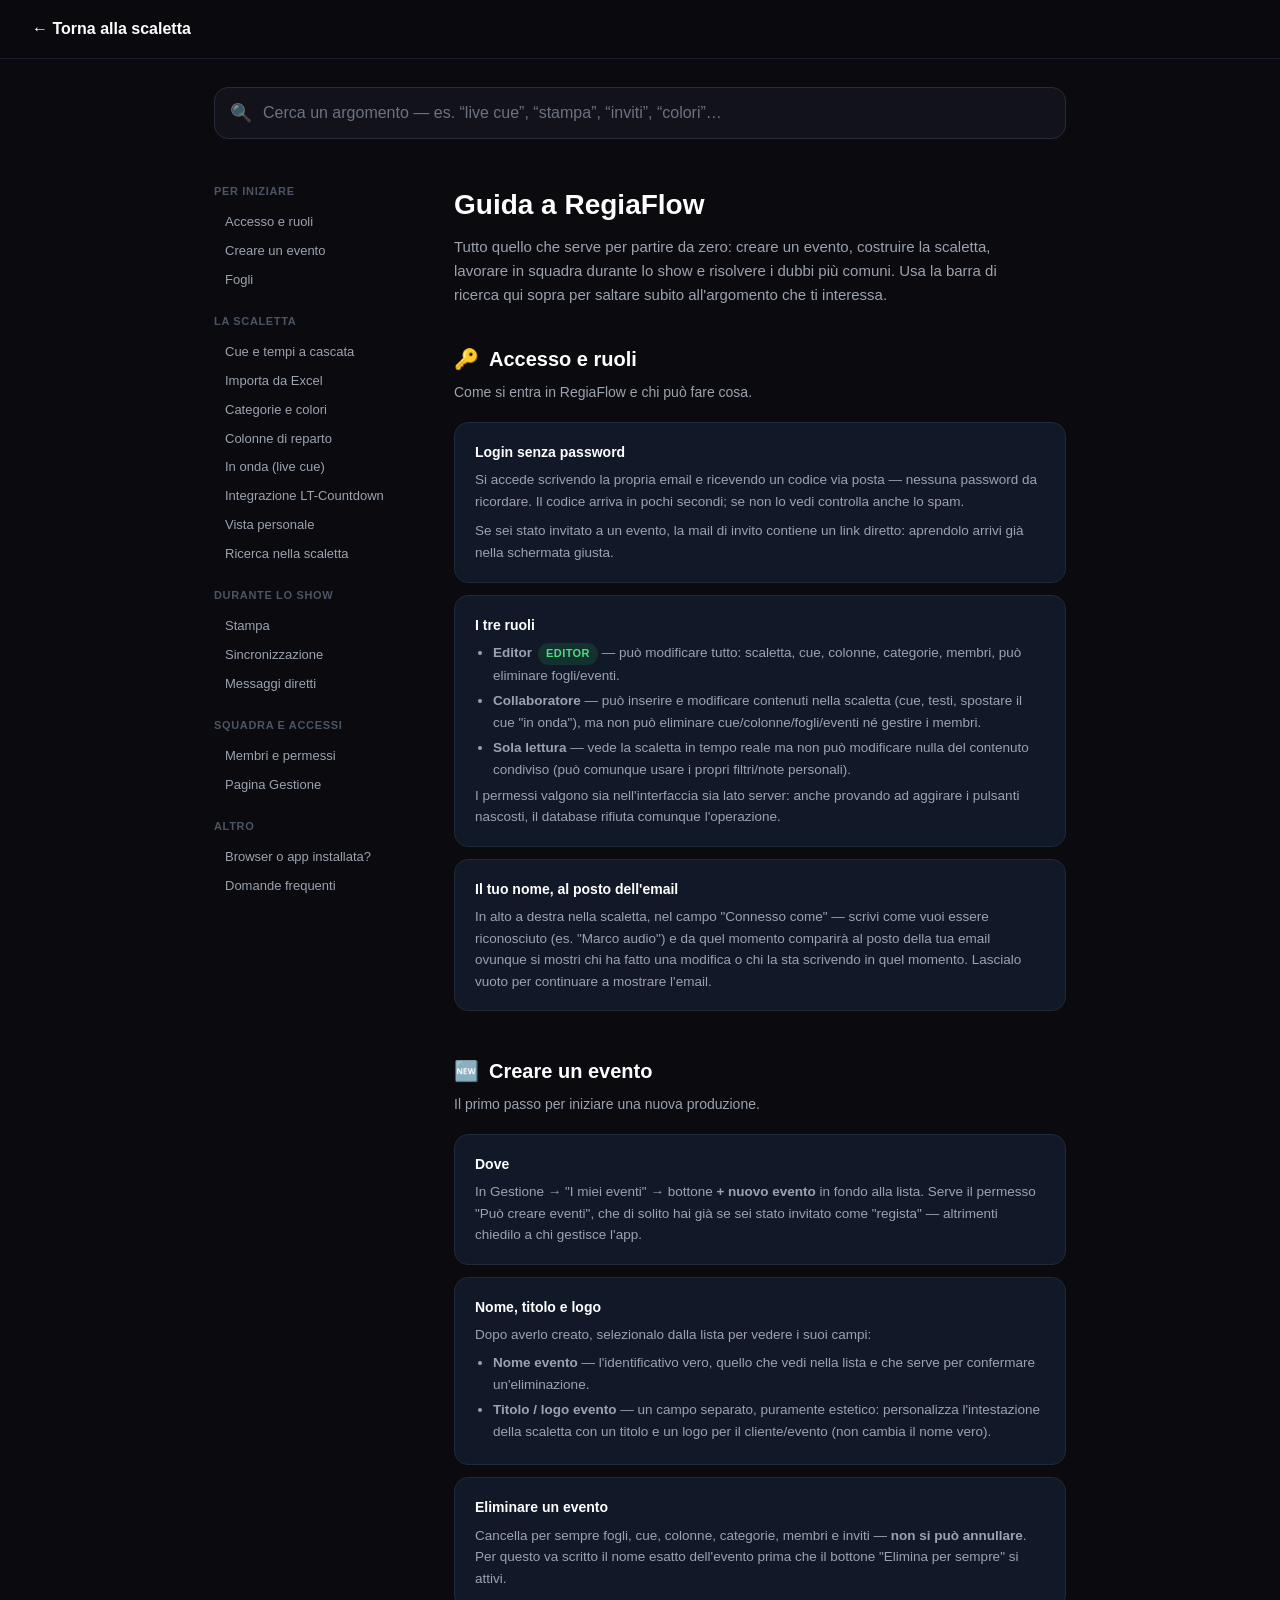
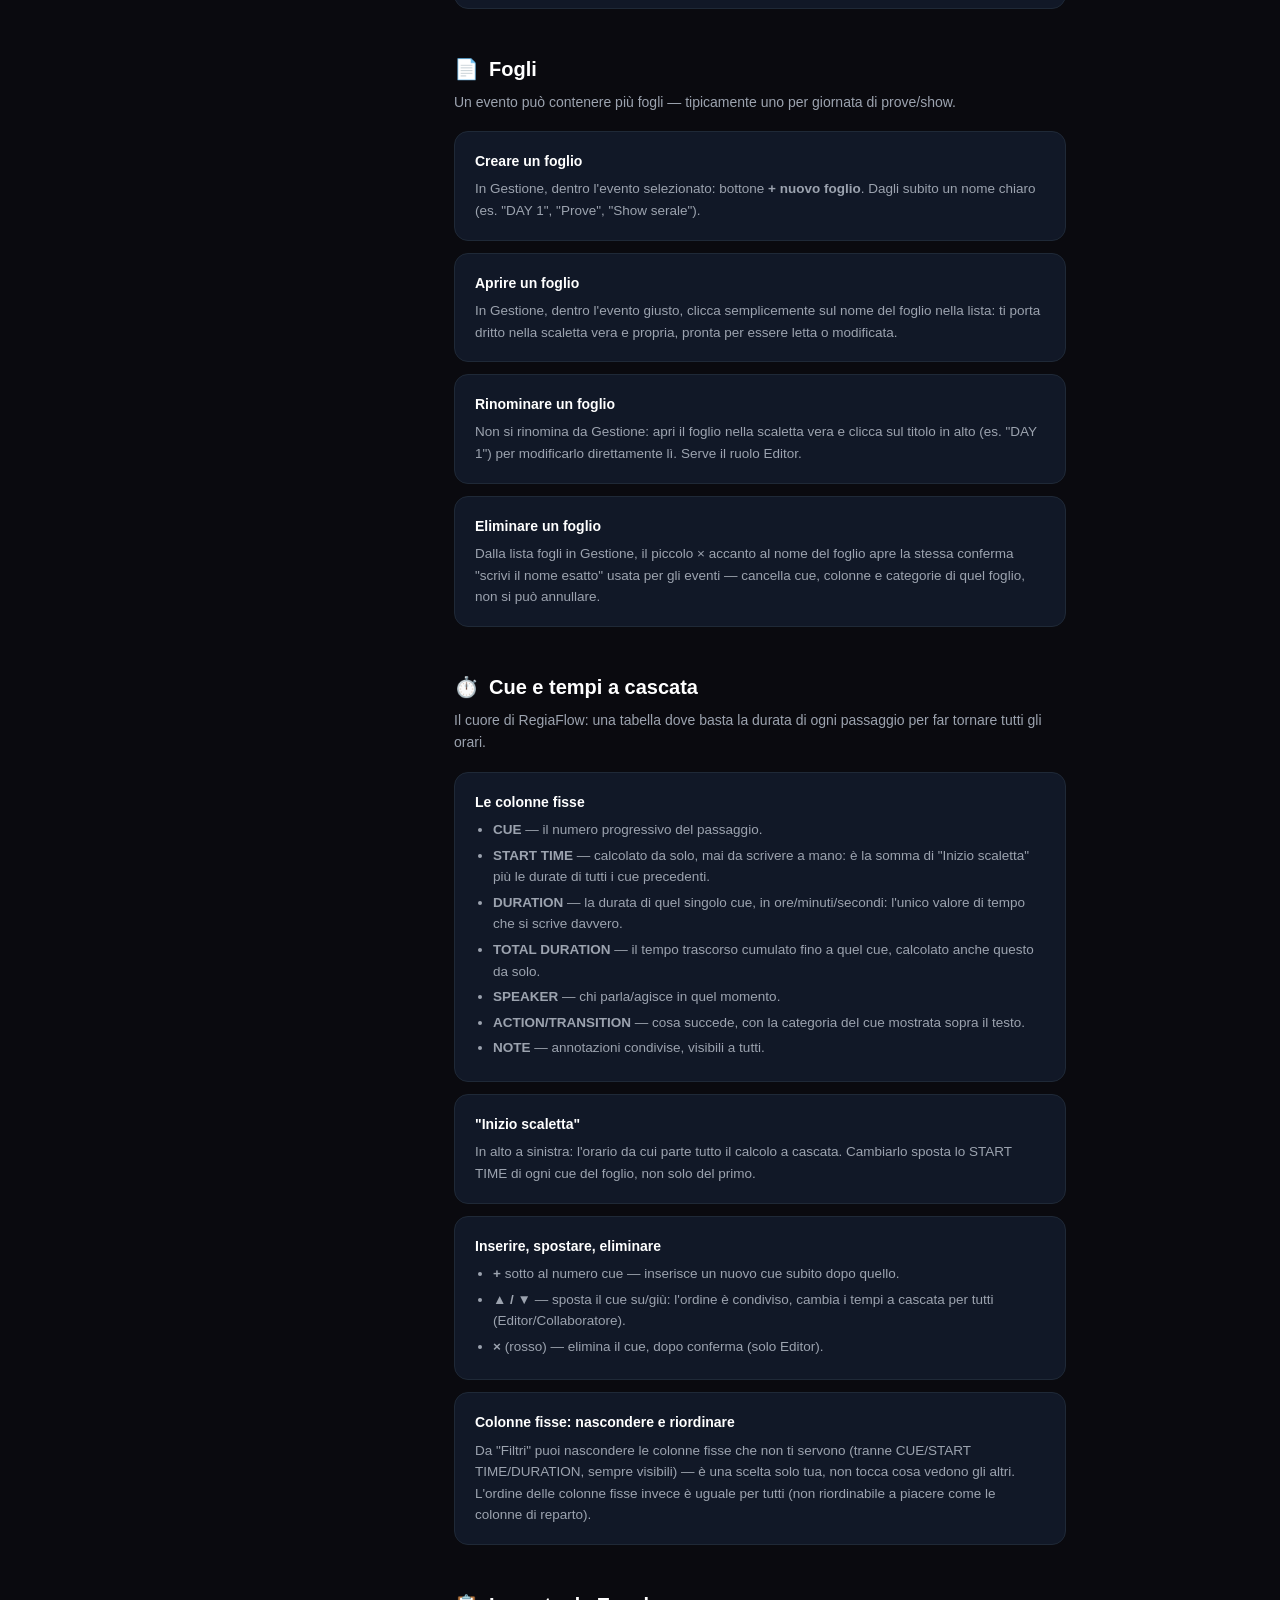
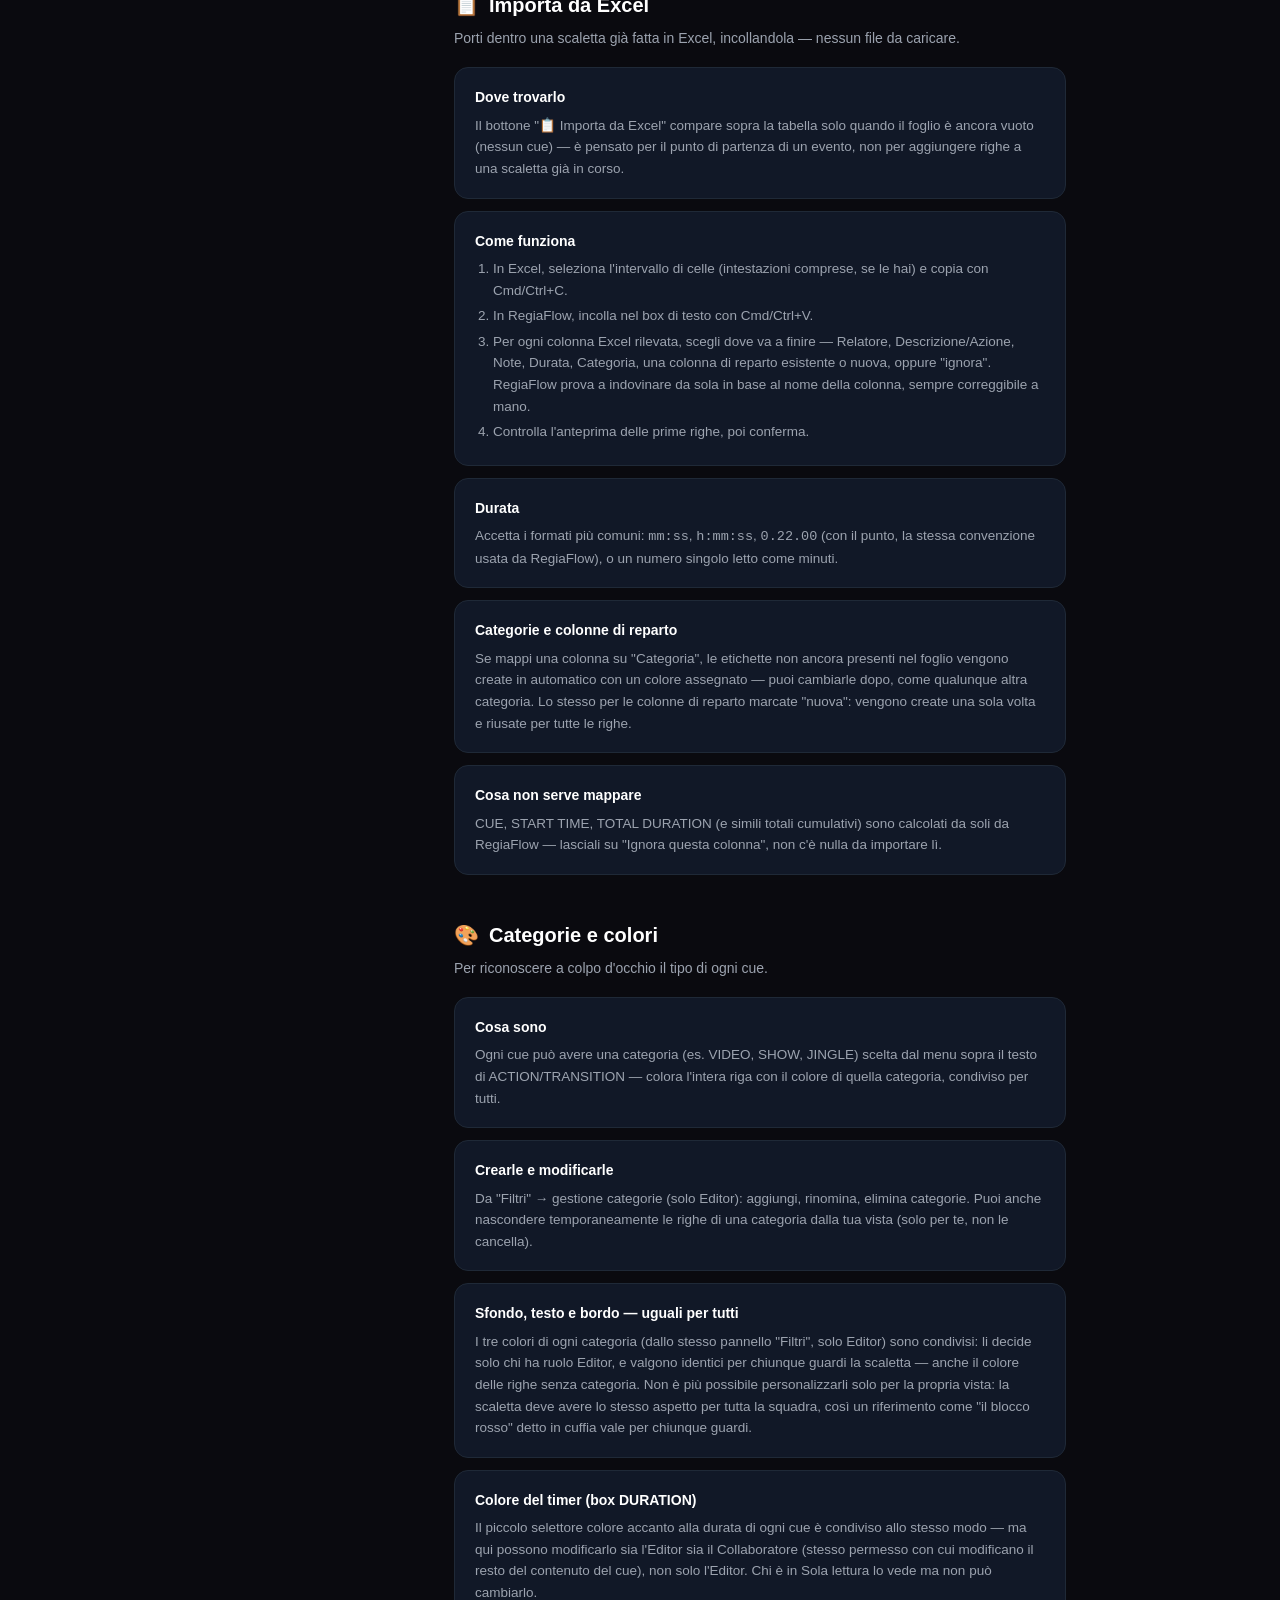
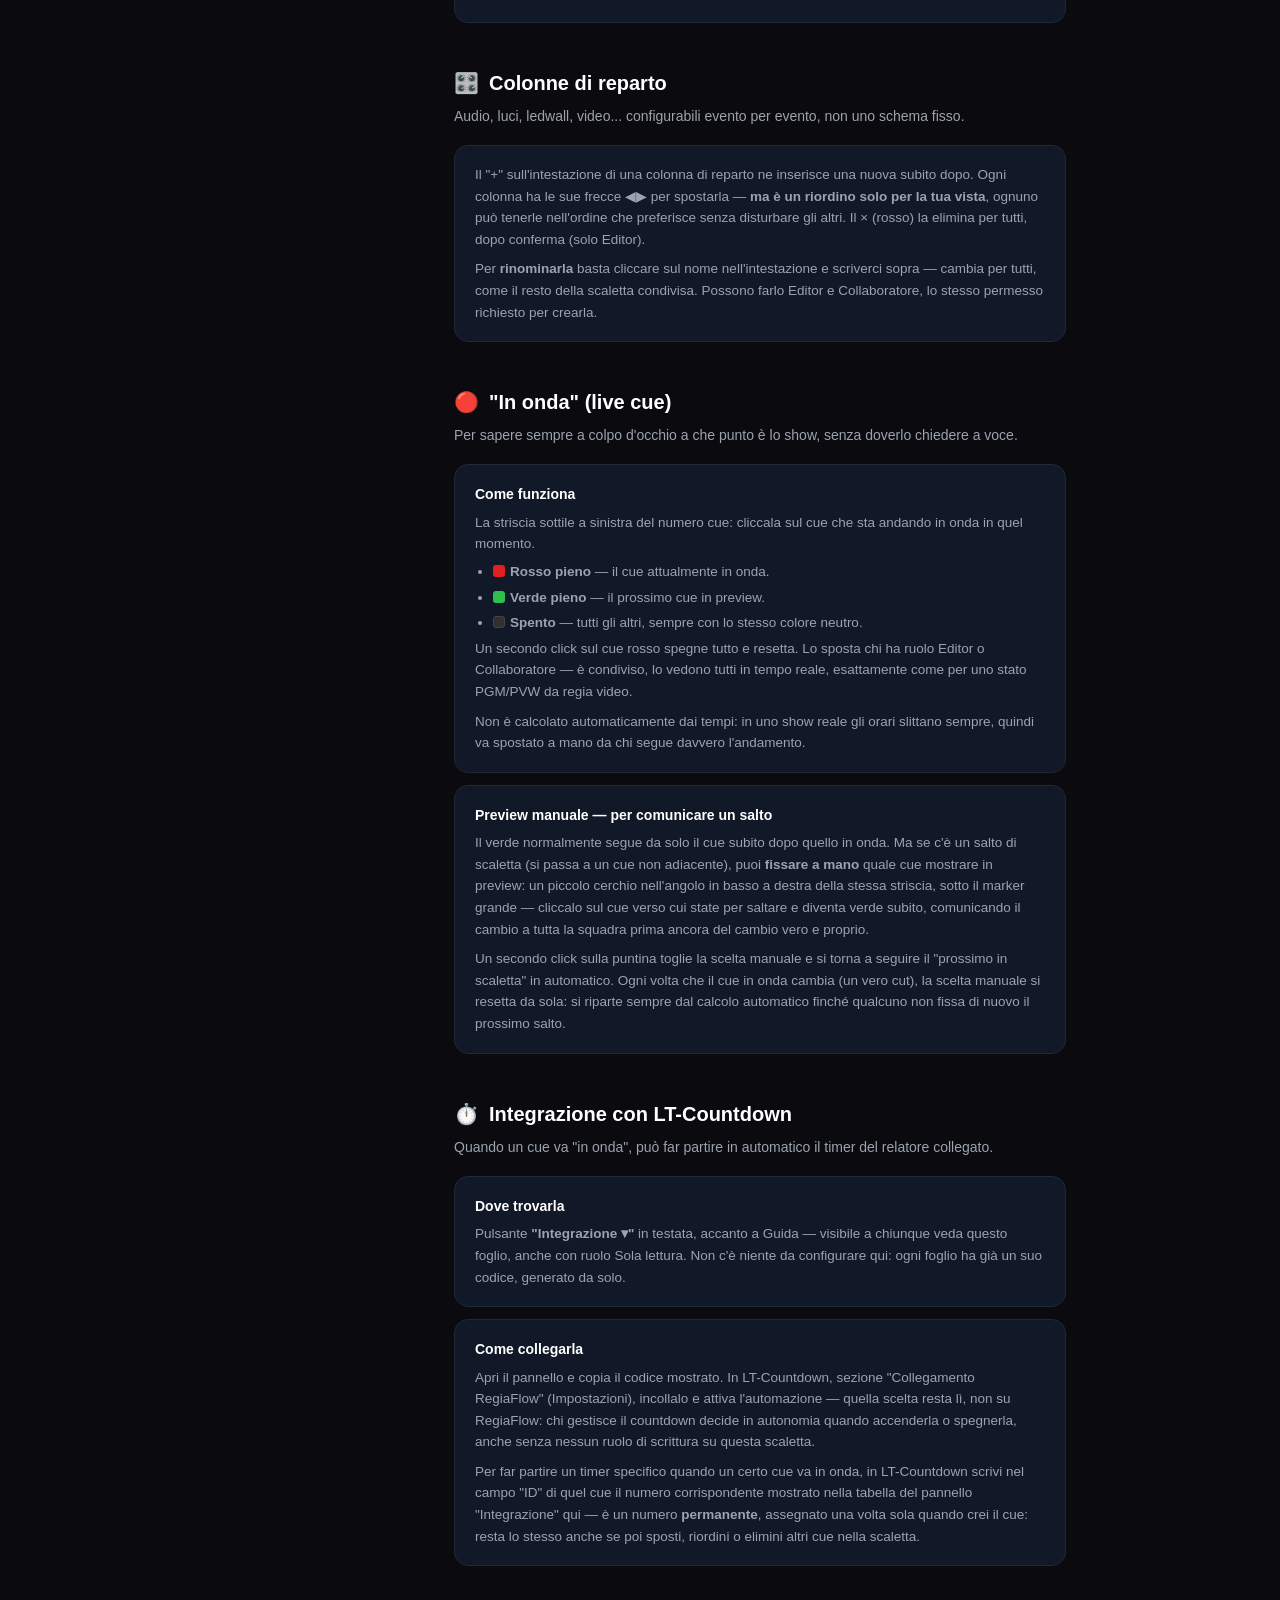
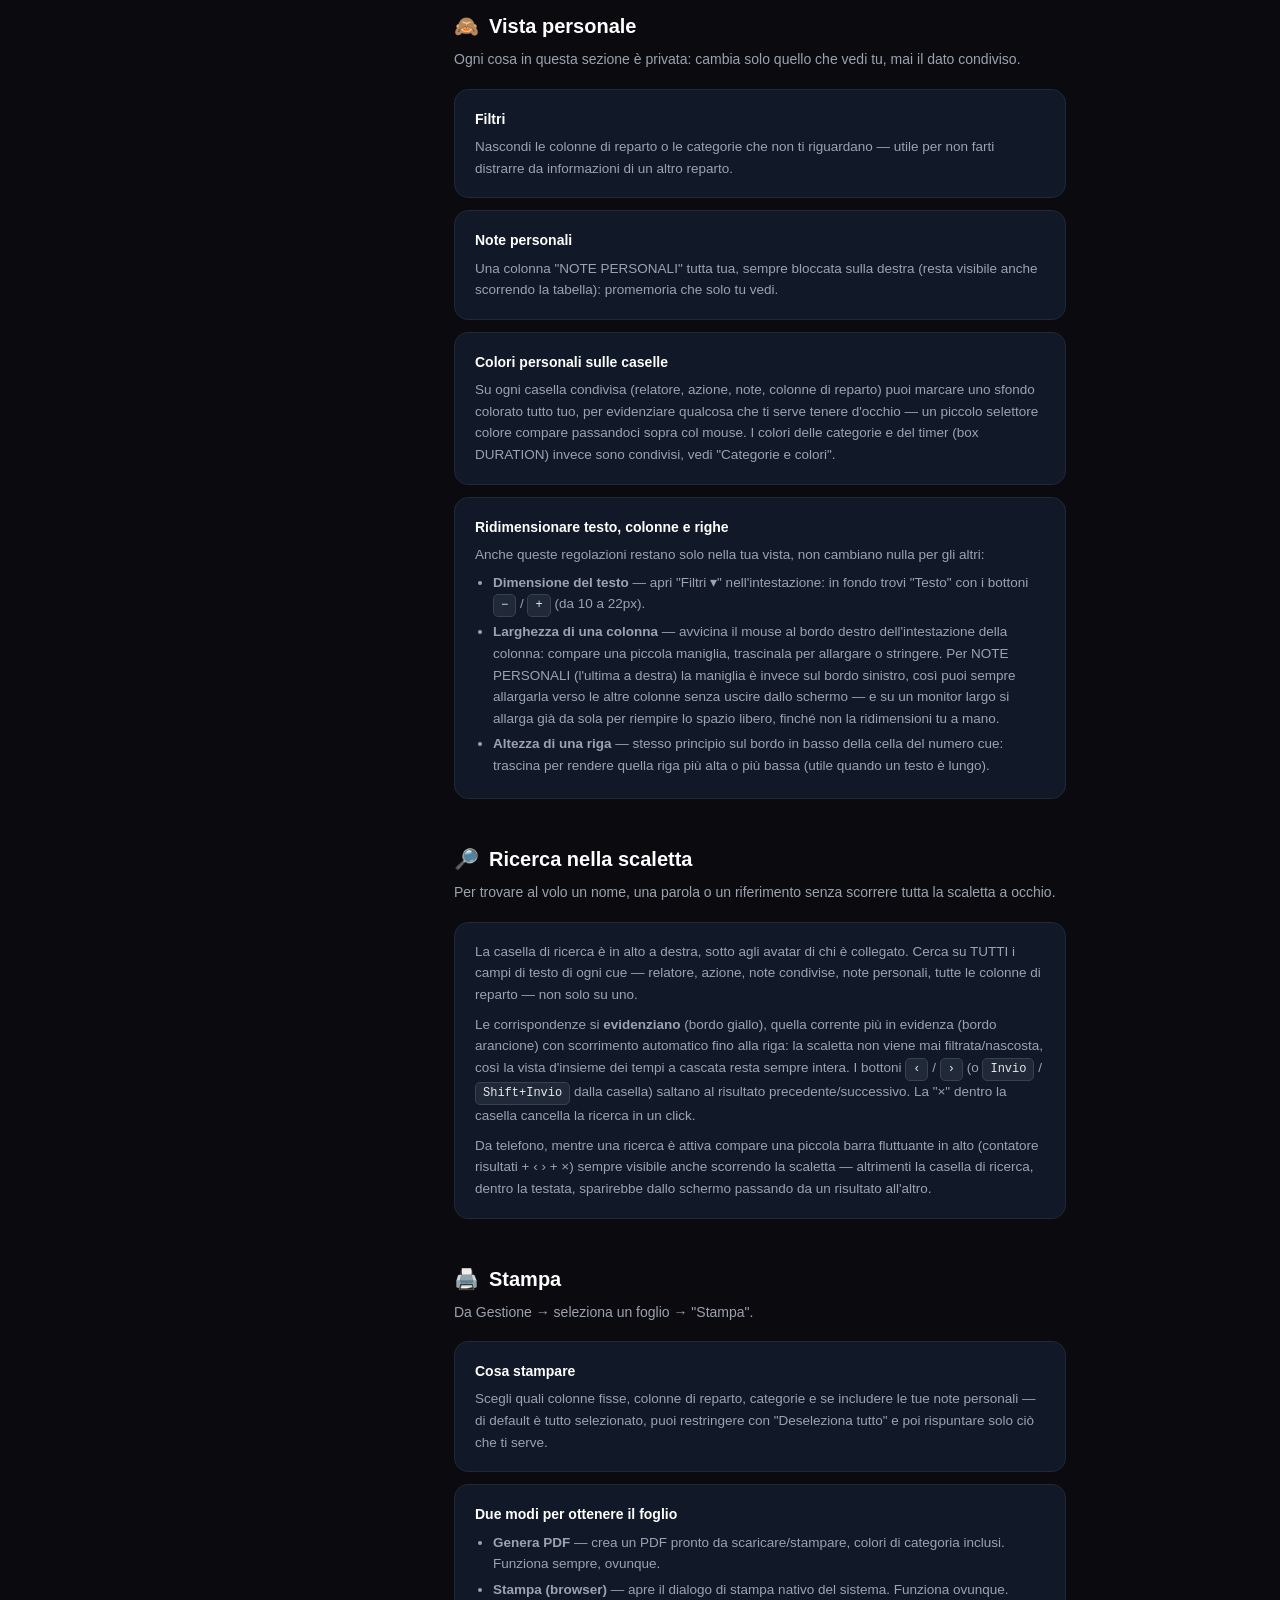
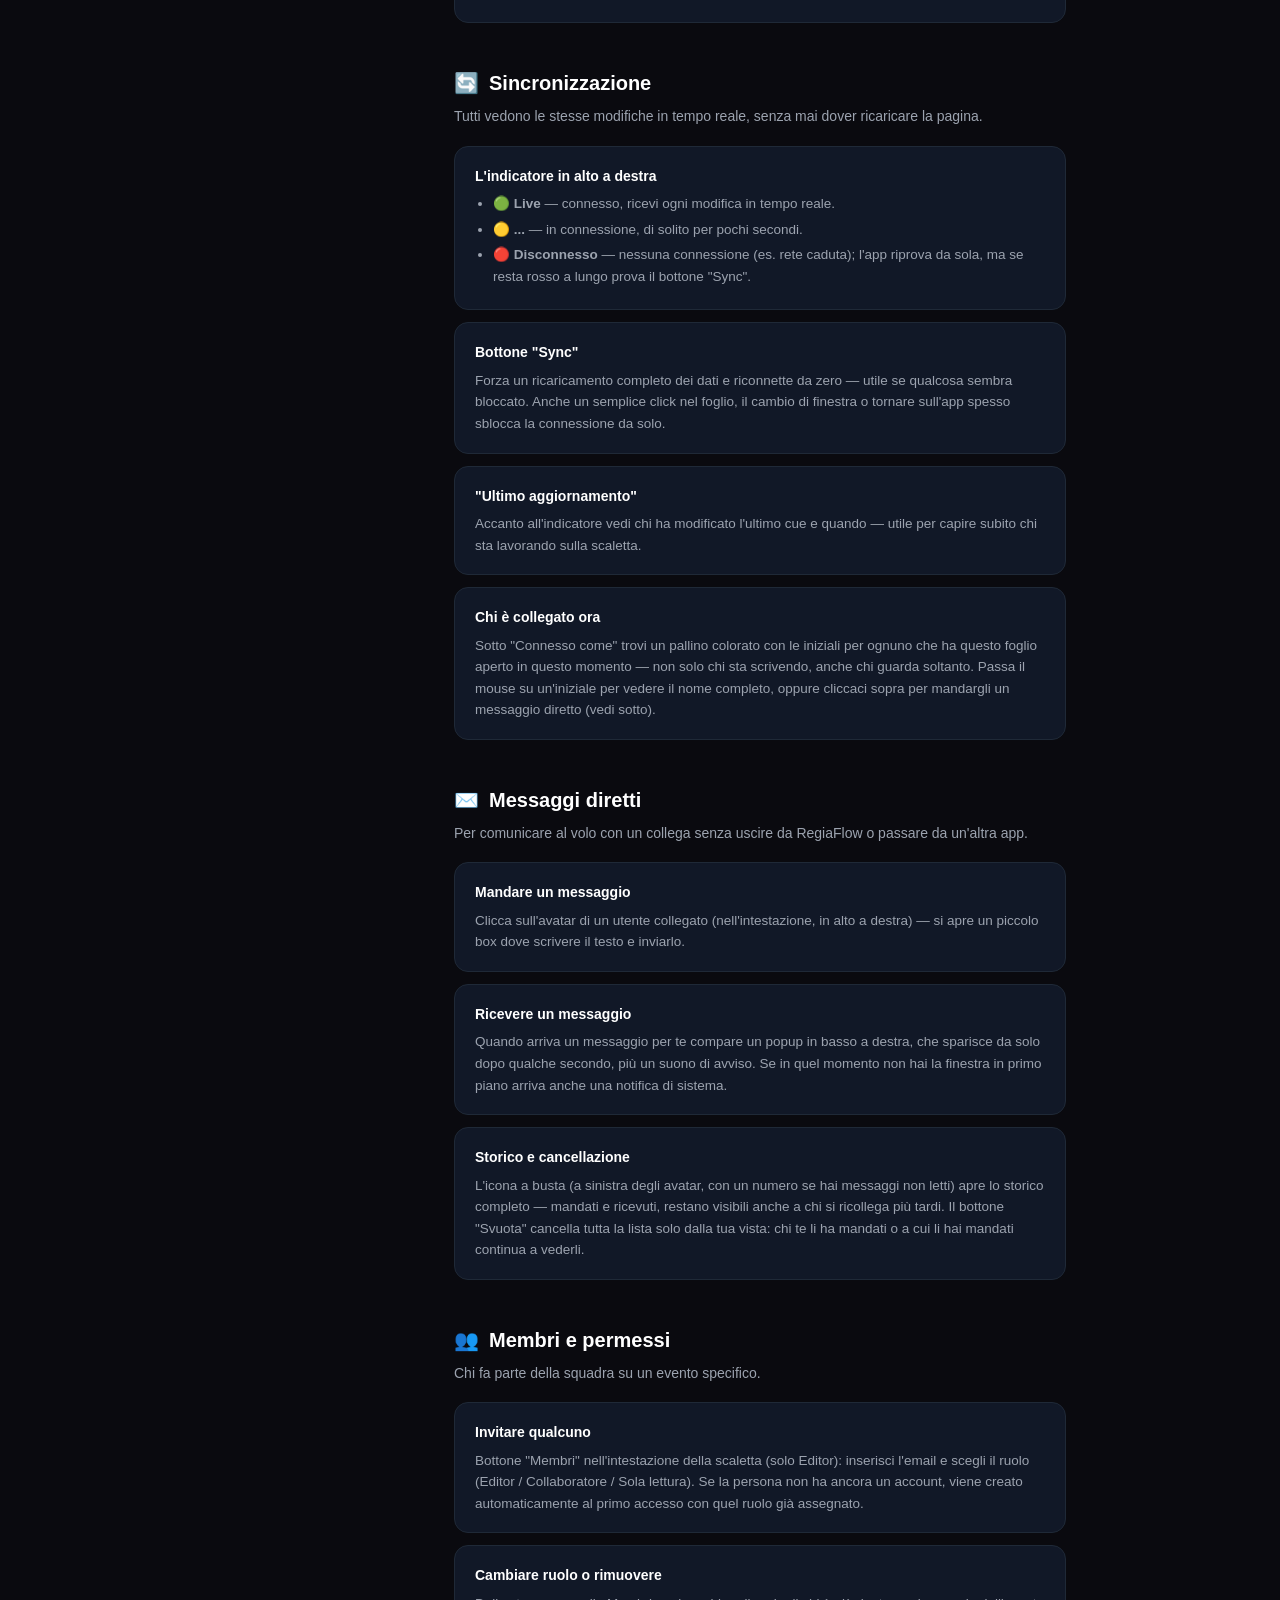
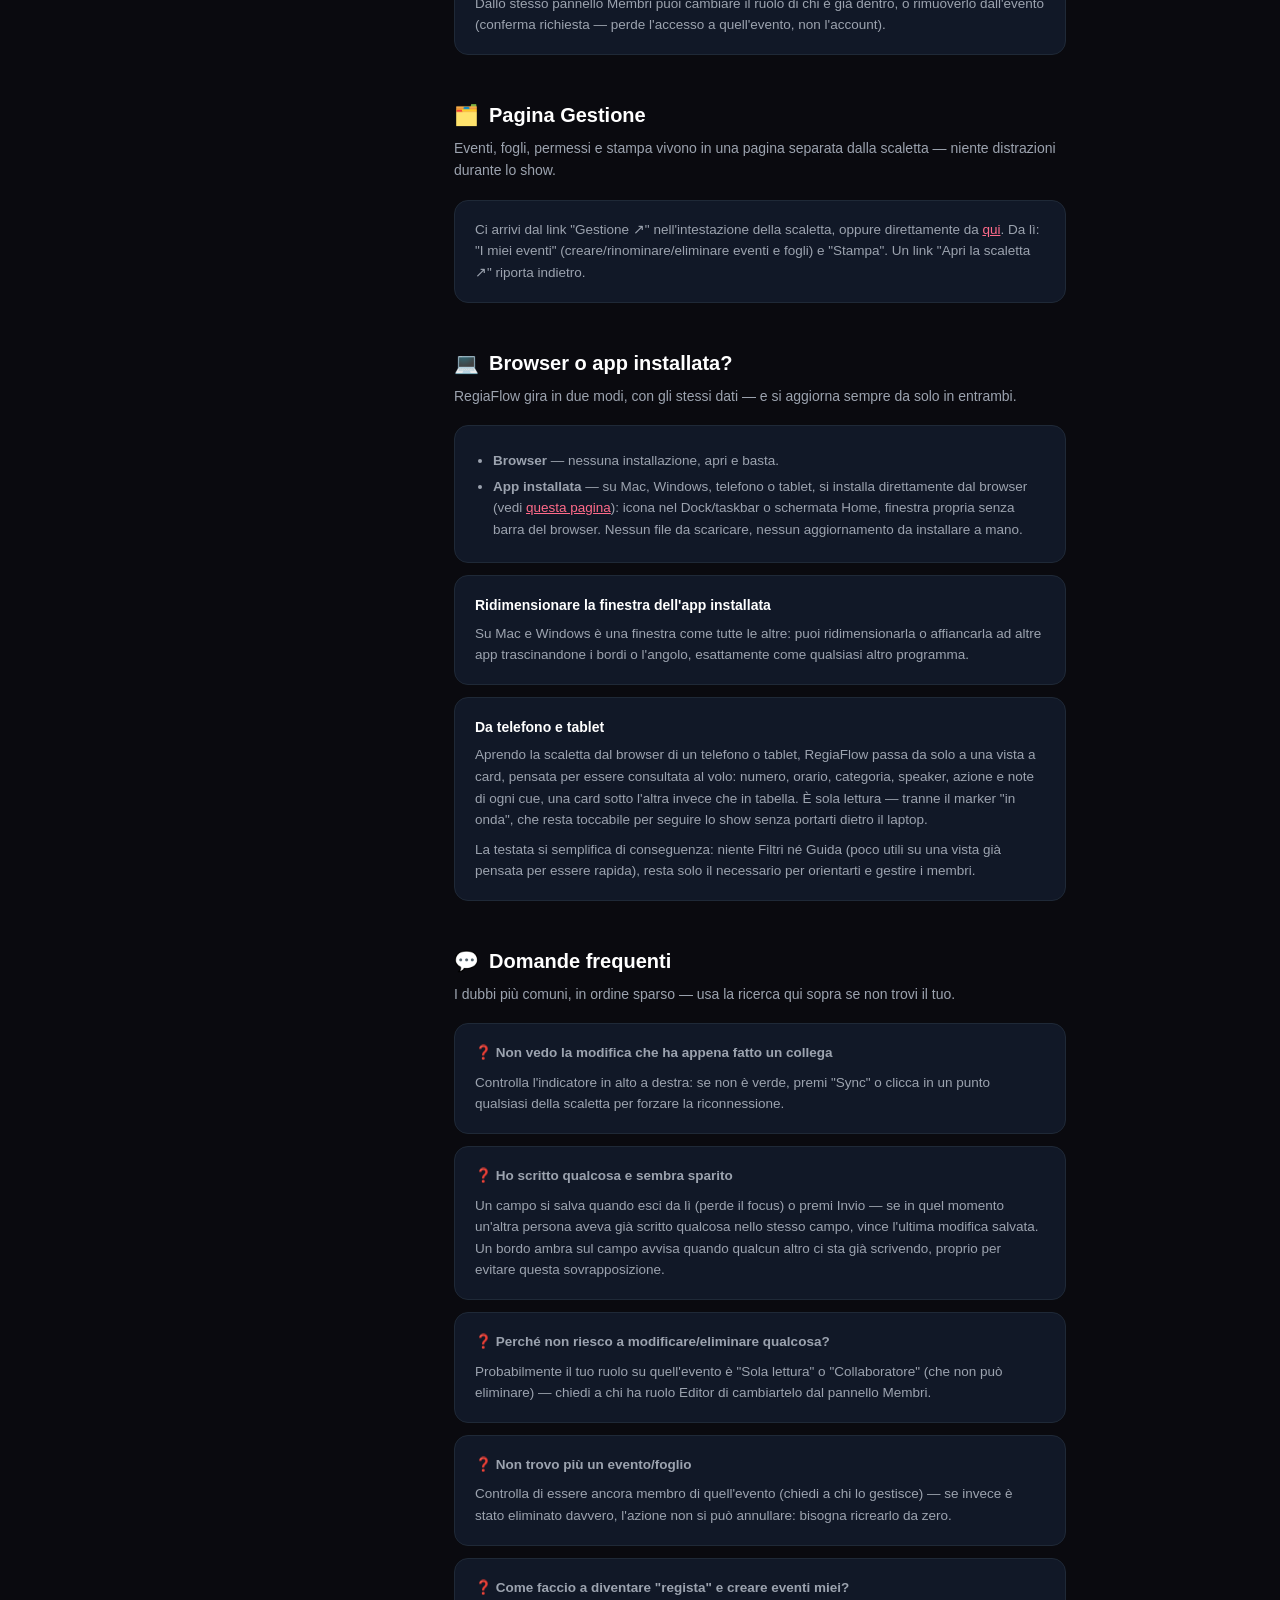
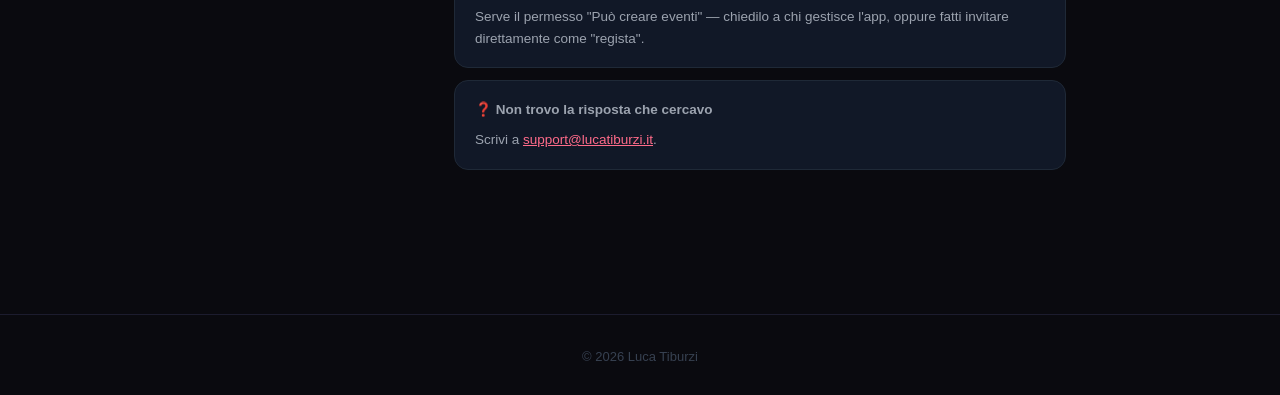
<file: regiaflow-guida.html>
<!DOCTYPE html>
<html lang="it">
<head>
  <meta charset="UTF-8" />
  <meta name="viewport" content="width=device-width, initial-scale=1.0" />
  <title>Guida RegiaFlow</title>
  <link rel="icon" type="image/svg+xml" href="/regiaflow/favicon.svg" />
  <style>
    * { margin: 0; padding: 0; box-sizing: border-box; }
    html { scroll-behavior: smooth; }
    body {
      font-family: -apple-system, BlinkMacSystemFont, 'SF Pro Display', 'Segoe UI', sans-serif;
      background: #0a0a0f; color: #d6d6de; min-height: 100vh;
      line-height: 1.6;
    }
    a { color: #ff6b8a; }

    nav.topbar {
      display: flex; align-items: center; justify-content: space-between; gap: 16px;
      padding: 16px 32px; border-bottom: 1px solid #1c1c2e;
      position: sticky; top: 0;
      background: rgba(10,10,15,0.94); backdrop-filter: blur(12px); z-index: 100;
      flex-wrap: wrap;
    }
    .nav-logo { color: #fff; font-size: 16px; font-weight: 700; text-decoration: none; white-space: nowrap; }

    .search-wrap {
      max-width: 900px; margin: 0 auto; padding: 28px 24px 8px;
    }
    .search-box {
      position: relative;
    }
    .search-box input {
      width: 100%;
      background: #12121a; border: 1px solid #2a2a3a; color: #fff;
      border-radius: 14px; padding: 16px 48px 16px 48px;
      font-size: 16px; font-family: inherit;
    }
    .search-box input:focus { outline: none; border-color: #ff375f; }
    .search-box input::placeholder { color: #6b7280; }
    .search-icon {
      position: absolute; left: 16px; top: 50%; transform: translateY(-50%);
      font-size: 18px; opacity: 0.6; pointer-events: none;
    }
    .search-clear {
      position: absolute; right: 10px; top: 50%; transform: translateY(-50%);
      background: #2a2a3a; border: none; color: #ccc; width: 26px; height: 26px;
      border-radius: 50%; cursor: pointer; display: none; font-size: 14px; line-height: 1;
    }
    .search-clear.visible { display: block; }
    .search-status { font-size: 13px; color: #6b7280; margin-top: 10px; min-height: 18px; }
    mark { background: rgba(255,55,95,0.35); color: #fff; border-radius: 3px; padding: 0 2px; }

    .layout {
      max-width: 900px; margin: 0 auto; padding: 8px 24px 100px;
      display: grid; grid-template-columns: 200px 1fr; gap: 40px;
    }
    @media (max-width: 720px) {
      .layout { grid-template-columns: 1fr; }
      .toc { display: none; }
    }

    .toc {
      position: sticky; top: 90px; align-self: start;
      max-height: calc(100vh - 110px); overflow-y: auto;
    }
    .toc-group { margin-bottom: 18px; }
    .toc-group h4 {
      font-size: 11px; text-transform: uppercase; letter-spacing: 0.06em;
      color: #4b5563; margin-bottom: 8px; font-weight: 700;
    }
    .toc a {
      display: block; font-size: 13px; color: #9ca3af; text-decoration: none;
      padding: 4px 0; border-left: 2px solid transparent; padding-left: 10px;
      margin-left: -1px;
    }
    .toc a:hover { color: #fff; }

    main { min-width: 0; }

    .hero-mini { margin-bottom: 36px; }
    .hero-mini h1 { color: #fff; font-size: 28px; font-weight: 800; margin-bottom: 8px; }
    .hero-mini p { color: #9ca3af; font-size: 15px; max-width: 560px; }

    section.guide-section {
      margin-bottom: 44px; scroll-margin-top: 90px;
    }
    section.guide-section.hidden-by-search { display: none; }
    section.guide-section h2 {
      color: #fff; font-size: 20px; font-weight: 700; margin-bottom: 6px;
      display: flex; align-items: center; gap: 10px;
    }
    section.guide-section .section-icon { font-size: 20px; }
    section.guide-section > p.lede { color: #9ca3af; font-size: 14px; margin-bottom: 18px; }

    .card {
      background: #111827; border: 1px solid #1f2937;
      border-radius: 14px; padding: 18px 20px; margin-bottom: 12px;
    }
    .card h3 { color: #fff; font-size: 14px; font-weight: 700; margin-bottom: 6px; }
    .card p, .card li { color: #9ca3af; font-size: 13.5px; }
    .card ul, .card ol { margin: 6px 0 0 18px; }
    .card li { margin-bottom: 4px; }
    .card p + p { margin-top: 8px; }

    .kbd {
      display: inline-block; background: #1f2937; border: 1px solid #374151;
      border-radius: 5px; padding: 1px 7px; font-size: 12px; color: #e5e7eb;
      font-family: ui-monospace, monospace;
    }
    .pill {
      display: inline-block; font-size: 11px; font-weight: 700; text-transform: uppercase;
      letter-spacing: 0.04em; padding: 2px 8px; border-radius: 20px;
      background: rgba(255,55,95,0.15); color: #ff6b8a; margin-left: 6px;
    }
    .pill.editor { background: rgba(34,197,94,0.15); color: #4ade80; }

    .swatch { display: inline-block; width: 12px; height: 12px; border-radius: 3px; margin-right: 5px; vertical-align: -1px; }
    .swatch.red { background: #e21f1f; }
    .swatch.green { background: #2fbf4f; }
    .swatch.off { background: #303030; border: 1px solid #444; }

    .faq-q { color: #fff; font-weight: 700; font-size: 14px; margin-bottom: 4px; }
    .faq-q::before { content: "❓ "; }

    footer {
      text-align: center; padding: 32px; color: #374151;
      font-size: 13px; border-top: 1px solid #1c1c2e;
    }
    footer a { color: #555; text-decoration: none; }
    footer a:hover { color: #888; }

    #no-results { display: none; color: #6b7280; font-size: 14px; padding: 40px 0; text-align: center; }
  </style>
</head>
<body>

  <nav class="topbar">
    <a class="nav-logo" href="https://lucatiburzi.it/regiaflow/">← Torna alla scaletta</a>
  </nav>

  <div class="search-wrap">
    <div class="search-box">
      <span class="search-icon">🔍</span>
      <input type="text" id="search" placeholder="Cerca un argomento — es. “live cue”, “stampa”, “inviti”, “colori”…" autocomplete="off" />
      <button class="search-clear" id="search-clear" type="button" title="Cancella">✕</button>
    </div>
    <div class="search-status" id="search-status"></div>
  </div>

  <div class="layout">
    <nav class="toc" id="toc">
      <div class="toc-group">
        <h4>Per iniziare</h4>
        <a href="#primi-passi">Accesso e ruoli</a>
        <a href="#creare-evento">Creare un evento</a>
        <a href="#fogli">Fogli</a>
      </div>
      <div class="toc-group">
        <h4>La scaletta</h4>
        <a href="#scaletta-base">Cue e tempi a cascata</a>
        <a href="#importa-excel">Importa da Excel</a>
        <a href="#categorie-colori">Categorie e colori</a>
        <a href="#colonne-reparto">Colonne di reparto</a>
        <a href="#live-cue">In onda (live cue)</a>
        <a href="#integrazione-lt-countdown">Integrazione LT-Countdown</a>
        <a href="#vista-personale">Vista personale</a>
        <a href="#ricerca">Ricerca nella scaletta</a>
      </div>
      <div class="toc-group">
        <h4>Durante lo show</h4>
        <a href="#stampa">Stampa</a>
        <a href="#sincronizzazione">Sincronizzazione</a>
        <a href="#messaggi-diretti">Messaggi diretti</a>
      </div>
      <div class="toc-group">
        <h4>Squadra e accessi</h4>
        <a href="#membri-permessi">Membri e permessi</a>
        <a href="#gestione-pagina">Pagina Gestione</a>
      </div>
      <div class="toc-group">
        <h4>Altro</h4>
        <a href="#app-desktop-web">Browser o app installata?</a>
        <a href="#domande-frequenti">Domande frequenti</a>
      </div>
    </nav>

    <main id="main">
      <div class="hero-mini">
        <h1>Guida a RegiaFlow</h1>
        <p>Tutto quello che serve per partire da zero: creare un evento, costruire la scaletta, lavorare in squadra durante lo show e risolvere i dubbi più comuni. Usa la barra di ricerca qui sopra per saltare subito all'argomento che ti interessa.</p>
      </div>

      <section class="guide-section" id="primi-passi">
        <h2><span class="section-icon">🔑</span> Accesso e ruoli</h2>
        <p class="lede">Come si entra in RegiaFlow e chi può fare cosa.</p>
        <div class="card">
          <h3>Login senza password</h3>
          <p>Si accede scrivendo la propria email e ricevendo un codice via posta — nessuna password da ricordare. Il codice arriva in pochi secondi; se non lo vedi controlla anche lo spam.</p>
          <p>Se sei stato invitato a un evento, la mail di invito contiene un link diretto: aprendolo arrivi già nella schermata giusta.</p>
        </div>
        <div class="card">
          <h3>I tre ruoli</h3>
          <ul>
            <li><strong>Editor</strong><span class="pill editor">Editor</span> — può modificare tutto: scaletta, cue, colonne, categorie, membri, può eliminare fogli/eventi.</li>
            <li><strong>Collaboratore</strong> — può inserire e modificare contenuti nella scaletta (cue, testi, spostare il cue "in onda"), ma non può eliminare cue/colonne/fogli/eventi né gestire i membri.</li>
            <li><strong>Sola lettura</strong> — vede la scaletta in tempo reale ma non può modificare nulla del contenuto condiviso (può comunque usare i propri filtri/note personali).</li>
          </ul>
          <p>I permessi valgono sia nell'interfaccia sia lato server: anche provando ad aggirare i pulsanti nascosti, il database rifiuta comunque l'operazione.</p>
        </div>
        <div class="card">
          <h3>Il tuo nome, al posto dell'email</h3>
          <p>In alto a destra nella scaletta, nel campo "Connesso come" — scrivi come vuoi essere riconosciuto (es. "Marco audio") e da quel momento comparirà al posto della tua email ovunque si mostri chi ha fatto una modifica o chi la sta scrivendo in quel momento. Lascialo vuoto per continuare a mostrare l'email.</p>
        </div>
      </section>

      <section class="guide-section" id="creare-evento">
        <h2><span class="section-icon">🆕</span> Creare un evento</h2>
        <p class="lede">Il primo passo per iniziare una nuova produzione.</p>
        <div class="card">
          <h3>Dove</h3>
          <p>In Gestione → "I miei eventi" → bottone <strong>+ nuovo evento</strong> in fondo alla lista. Serve il permesso "Può creare eventi", che di solito hai già se sei stato invitato come "regista" — altrimenti chiedilo a chi gestisce l'app.</p>
        </div>
        <div class="card">
          <h3>Nome, titolo e logo</h3>
          <p>Dopo averlo creato, selezionalo dalla lista per vedere i suoi campi:</p>
          <ul>
            <li><strong>Nome evento</strong> — l'identificativo vero, quello che vedi nella lista e che serve per confermare un'eliminazione.</li>
            <li><strong>Titolo / logo evento</strong> — un campo separato, puramente estetico: personalizza l'intestazione della scaletta con un titolo e un logo per il cliente/evento (non cambia il nome vero).</li>
          </ul>
        </div>
        <div class="card">
          <h3>Eliminare un evento</h3>
          <p>Cancella per sempre fogli, cue, colonne, categorie, membri e inviti — <strong>non si può annullare</strong>. Per questo va scritto il nome esatto dell'evento prima che il bottone "Elimina per sempre" si attivi.</p>
        </div>
      </section>

      <section class="guide-section" id="fogli">
        <h2><span class="section-icon">📄</span> Fogli</h2>
        <p class="lede">Un evento può contenere più fogli — tipicamente uno per giornata di prove/show.</p>
        <div class="card">
          <h3>Creare un foglio</h3>
          <p>In Gestione, dentro l'evento selezionato: bottone <strong>+ nuovo foglio</strong>. Dagli subito un nome chiaro (es. "DAY 1", "Prove", "Show serale").</p>
        </div>
        <div class="card">
          <h3>Aprire un foglio</h3>
          <p>In Gestione, dentro l'evento giusto, clicca semplicemente sul nome del foglio nella lista: ti porta dritto nella scaletta vera e propria, pronta per essere letta o modificata.</p>
        </div>
        <div class="card">
          <h3>Rinominare un foglio</h3>
          <p>Non si rinomina da Gestione: apri il foglio nella scaletta vera e clicca sul titolo in alto (es. "DAY 1") per modificarlo direttamente lì. Serve il ruolo Editor.</p>
        </div>
        <div class="card">
          <h3>Eliminare un foglio</h3>
          <p>Dalla lista fogli in Gestione, il piccolo × accanto al nome del foglio apre la stessa conferma "scrivi il nome esatto" usata per gli eventi — cancella cue, colonne e categorie di quel foglio, non si può annullare.</p>
        </div>
      </section>

      <section class="guide-section" id="scaletta-base">
        <h2><span class="section-icon">⏱️</span> Cue e tempi a cascata</h2>
        <p class="lede">Il cuore di RegiaFlow: una tabella dove basta la durata di ogni passaggio per far tornare tutti gli orari.</p>
        <div class="card">
          <h3>Le colonne fisse</h3>
          <ul>
            <li><strong>CUE</strong> — il numero progressivo del passaggio.</li>
            <li><strong>START TIME</strong> — calcolato da solo, mai da scrivere a mano: è la somma di "Inizio scaletta" più le durate di tutti i cue precedenti.</li>
            <li><strong>DURATION</strong> — la durata di quel singolo cue, in ore/minuti/secondi: l'unico valore di tempo che si scrive davvero.</li>
            <li><strong>TOTAL DURATION</strong> — il tempo trascorso cumulato fino a quel cue, calcolato anche questo da solo.</li>
            <li><strong>SPEAKER</strong> — chi parla/agisce in quel momento.</li>
            <li><strong>ACTION/TRANSITION</strong> — cosa succede, con la categoria del cue mostrata sopra il testo.</li>
            <li><strong>NOTE</strong> — annotazioni condivise, visibili a tutti.</li>
          </ul>
        </div>
        <div class="card">
          <h3>"Inizio scaletta"</h3>
          <p>In alto a sinistra: l'orario da cui parte tutto il calcolo a cascata. Cambiarlo sposta lo START TIME di ogni cue del foglio, non solo del primo.</p>
        </div>
        <div class="card">
          <h3>Inserire, spostare, eliminare</h3>
          <ul>
            <li><strong>+</strong> sotto al numero cue — inserisce un nuovo cue subito dopo quello.</li>
            <li><strong>▲ / ▼</strong> — sposta il cue su/giù: l'ordine è condiviso, cambia i tempi a cascata per tutti (Editor/Collaboratore).</li>
            <li><strong>×</strong> (rosso) — elimina il cue, dopo conferma (solo Editor).</li>
          </ul>
        </div>
        <div class="card">
          <h3>Colonne fisse: nascondere e riordinare</h3>
          <p>Da "Filtri" puoi nascondere le colonne fisse che non ti servono (tranne CUE/START TIME/DURATION, sempre visibili) — è una scelta solo tua, non tocca cosa vedono gli altri. L'ordine delle colonne fisse invece è uguale per tutti (non riordinabile a piacere come le colonne di reparto).</p>
        </div>
      </section>

      <section class="guide-section" id="importa-excel">
        <h2><span class="section-icon">📋</span> Importa da Excel</h2>
        <p class="lede">Porti dentro una scaletta già fatta in Excel, incollandola — nessun file da caricare.</p>
        <div class="card">
          <h3>Dove trovarlo</h3>
          <p>Il bottone "📋 Importa da Excel" compare sopra la tabella solo quando il foglio è ancora vuoto (nessun cue) — è pensato per il punto di partenza di un evento, non per aggiungere righe a una scaletta già in corso.</p>
        </div>
        <div class="card">
          <h3>Come funziona</h3>
          <ol>
            <li>In Excel, seleziona l'intervallo di celle (intestazioni comprese, se le hai) e copia con Cmd/Ctrl+C.</li>
            <li>In RegiaFlow, incolla nel box di testo con Cmd/Ctrl+V.</li>
            <li>Per ogni colonna Excel rilevata, scegli dove va a finire — Relatore, Descrizione/Azione, Note, Durata, Categoria, una colonna di reparto esistente o nuova, oppure "ignora". RegiaFlow prova a indovinare da sola in base al nome della colonna, sempre correggibile a mano.</li>
            <li>Controlla l'anteprima delle prime righe, poi conferma.</li>
          </ol>
        </div>
        <div class="card">
          <h3>Durata</h3>
          <p>Accetta i formati più comuni: <code>mm:ss</code>, <code>h:mm:ss</code>, <code>0.22.00</code> (con il punto, la stessa convenzione usata da RegiaFlow), o un numero singolo letto come minuti.</p>
        </div>
        <div class="card">
          <h3>Categorie e colonne di reparto</h3>
          <p>Se mappi una colonna su "Categoria", le etichette non ancora presenti nel foglio vengono create in automatico con un colore assegnato — puoi cambiarle dopo, come qualunque altra categoria. Lo stesso per le colonne di reparto marcate "nuova": vengono create una sola volta e riusate per tutte le righe.</p>
        </div>
        <div class="card">
          <h3>Cosa non serve mappare</h3>
          <p>CUE, START TIME, TOTAL DURATION (e simili totali cumulativi) sono calcolati da soli da RegiaFlow — lasciali su "Ignora questa colonna", non c'è nulla da importare lì.</p>
        </div>
      </section>

      <section class="guide-section" id="categorie-colori">
        <h2><span class="section-icon">🎨</span> Categorie e colori</h2>
        <p class="lede">Per riconoscere a colpo d'occhio il tipo di ogni cue.</p>
        <div class="card">
          <h3>Cosa sono</h3>
          <p>Ogni cue può avere una categoria (es. VIDEO, SHOW, JINGLE) scelta dal menu sopra il testo di ACTION/TRANSITION — colora l'intera riga con il colore di quella categoria, condiviso per tutti.</p>
        </div>
        <div class="card">
          <h3>Crearle e modificarle</h3>
          <p>Da "Filtri" → gestione categorie (solo Editor): aggiungi, rinomina, elimina categorie. Puoi anche nascondere temporaneamente le righe di una categoria dalla tua vista (solo per te, non le cancella).</p>
        </div>
        <div class="card">
          <h3>Sfondo, testo e bordo — uguali per tutti</h3>
          <p>I tre colori di ogni categoria (dallo stesso pannello "Filtri", solo Editor) sono condivisi: li decide solo chi ha ruolo Editor, e valgono identici per chiunque guardi la scaletta — anche il colore delle righe senza categoria. Non è più possibile personalizzarli solo per la propria vista: la scaletta deve avere lo stesso aspetto per tutta la squadra, così un riferimento come "il blocco rosso" detto in cuffia vale per chiunque guardi.</p>
        </div>
        <div class="card">
          <h3>Colore del timer (box DURATION)</h3>
          <p>Il piccolo selettore colore accanto alla durata di ogni cue è condiviso allo stesso modo — ma qui possono modificarlo sia l'Editor sia il Collaboratore (stesso permesso con cui modificano il resto del contenuto del cue), non solo l'Editor. Chi è in Sola lettura lo vede ma non può cambiarlo.</p>
        </div>
      </section>

      <section class="guide-section" id="colonne-reparto">
        <h2><span class="section-icon">🎛️</span> Colonne di reparto</h2>
        <p class="lede">Audio, luci, ledwall, video... configurabili evento per evento, non uno schema fisso.</p>
        <div class="card">
          <p>Il "+" sull'intestazione di una colonna di reparto ne inserisce una nuova subito dopo. Ogni colonna ha le sue frecce ◀▶ per spostarla — <strong>ma è un riordino solo per la tua vista</strong>, ognuno può tenerle nell'ordine che preferisce senza disturbare gli altri. Il × (rosso) la elimina per tutti, dopo conferma (solo Editor).</p>
          <p>Per <strong>rinominarla</strong> basta cliccare sul nome nell'intestazione e scriverci sopra — cambia per tutti, come il resto della scaletta condivisa. Possono farlo Editor e Collaboratore, lo stesso permesso richiesto per crearla.</p>
        </div>
      </section>

      <section class="guide-section" id="live-cue">
        <h2><span class="section-icon">🔴</span> "In onda" (live cue)</h2>
        <p class="lede">Per sapere sempre a colpo d'occhio a che punto è lo show, senza doverlo chiedere a voce.</p>
        <div class="card">
          <h3>Come funziona</h3>
          <p>La striscia sottile a sinistra del numero cue: cliccala sul cue che sta andando in onda in quel momento.</p>
          <ul>
            <li><span class="swatch red"></span><strong>Rosso pieno</strong> — il cue attualmente in onda.</li>
            <li><span class="swatch green"></span><strong>Verde pieno</strong> — il prossimo cue in preview.</li>
            <li><span class="swatch off"></span><strong>Spento</strong> — tutti gli altri, sempre con lo stesso colore neutro.</li>
          </ul>
          <p>Un secondo click sul cue rosso spegne tutto e resetta. Lo sposta chi ha ruolo Editor o Collaboratore — è condiviso, lo vedono tutti in tempo reale, esattamente come per uno stato PGM/PVW da regia video.</p>
          <p>Non è calcolato automaticamente dai tempi: in uno show reale gli orari slittano sempre, quindi va spostato a mano da chi segue davvero l'andamento.</p>
        </div>
        <div class="card">
          <h3>Preview manuale — per comunicare un salto</h3>
          <p>Il verde normalmente segue da solo il cue subito dopo quello in onda. Ma se c'è un salto di scaletta (si passa a un cue non adiacente), puoi <strong>fissare a mano</strong> quale cue mostrare in preview: un piccolo cerchio nell'angolo in basso a destra della stessa striscia, sotto il marker grande — cliccalo sul cue verso cui state per saltare e diventa verde subito, comunicando il cambio a tutta la squadra prima ancora del cambio vero e proprio.</p>
          <p>Un secondo click sulla puntina toglie la scelta manuale e si torna a seguire il "prossimo in scaletta" in automatico. Ogni volta che il cue in onda cambia (un vero cut), la scelta manuale si resetta da sola: si riparte sempre dal calcolo automatico finché qualcuno non fissa di nuovo il prossimo salto.</p>
        </div>
      </section>

      <section class="guide-section" id="integrazione-lt-countdown">
        <h2><span class="section-icon">⏱️</span> Integrazione con LT-Countdown</h2>
        <p class="lede">Quando un cue va "in onda", può far partire in automatico il timer del relatore collegato.</p>
        <div class="card">
          <h3>Dove trovarla</h3>
          <p>
            Pulsante <strong>"Integrazione ▾"</strong> in testata, accanto a Guida — visibile a chiunque veda questo
            foglio, anche con ruolo Sola lettura. Non c'è niente da configurare qui: ogni foglio ha già un suo codice,
            generato da solo.
          </p>
        </div>
        <div class="card">
          <h3>Come collegarla</h3>
          <p>
            Apri il pannello e copia il codice mostrato. In LT-Countdown, sezione "Collegamento RegiaFlow"
            (Impostazioni), incollalo e attiva l'automazione — quella scelta resta lì, non su RegiaFlow: chi gestisce
            il countdown decide in autonomia quando accenderla o spegnerla, anche senza nessun ruolo di scrittura su
            questa scaletta.
          </p>
          <p>
            Per far partire un timer specifico quando un certo cue va in onda, in LT-Countdown scrivi nel campo "ID"
            di quel cue il numero corrispondente mostrato nella tabella del pannello "Integrazione" qui — è un numero
            <strong>permanente</strong>, assegnato una volta sola quando crei il cue: resta lo stesso anche se poi
            sposti, riordini o elimini altri cue nella scaletta.
          </p>
        </div>
      </section>

      <section class="guide-section" id="vista-personale">
        <h2><span class="section-icon">🙈</span> Vista personale</h2>
        <p class="lede">Ogni cosa in questa sezione è privata: cambia solo quello che vedi tu, mai il dato condiviso.</p>
        <div class="card">
          <h3>Filtri</h3>
          <p>Nascondi le colonne di reparto o le categorie che non ti riguardano — utile per non farti distrarre da informazioni di un altro reparto.</p>
        </div>
        <div class="card">
          <h3>Note personali</h3>
          <p>Una colonna "NOTE PERSONALI" tutta tua, sempre bloccata sulla destra (resta visibile anche scorrendo la tabella): promemoria che solo tu vedi.</p>
        </div>
        <div class="card">
          <h3>Colori personali sulle caselle</h3>
          <p>Su ogni casella condivisa (relatore, azione, note, colonne di reparto) puoi marcare uno sfondo colorato tutto tuo, per evidenziare qualcosa che ti serve tenere d'occhio — un piccolo selettore colore compare passandoci sopra col mouse. I colori delle categorie e del timer (box DURATION) invece sono condivisi, vedi "Categorie e colori".</p>
        </div>
        <div class="card">
          <h3>Ridimensionare testo, colonne e righe</h3>
          <p>Anche queste regolazioni restano solo nella tua vista, non cambiano nulla per gli altri:</p>
          <ul>
            <li><strong>Dimensione del testo</strong> — apri "Filtri ▾" nell'intestazione: in fondo trovi "Testo" con i bottoni <span class="kbd">−</span> / <span class="kbd">+</span> (da 10 a 22px).</li>
            <li><strong>Larghezza di una colonna</strong> — avvicina il mouse al bordo destro dell'intestazione della colonna: compare una piccola maniglia, trascinala per allargare o stringere. Per NOTE PERSONALI (l'ultima a destra) la maniglia è invece sul bordo sinistro, così puoi sempre allargarla verso le altre colonne senza uscire dallo schermo — e su un monitor largo si allarga già da sola per riempire lo spazio libero, finché non la ridimensioni tu a mano.</li>
            <li><strong>Altezza di una riga</strong> — stesso principio sul bordo in basso della cella del numero cue: trascina per rendere quella riga più alta o più bassa (utile quando un testo è lungo).</li>
          </ul>
        </div>
      </section>

      <section class="guide-section" id="ricerca">
        <h2><span class="section-icon">🔎</span> Ricerca nella scaletta</h2>
        <p class="lede">Per trovare al volo un nome, una parola o un riferimento senza scorrere tutta la scaletta a occhio.</p>
        <div class="card">
          <p>La casella di ricerca è in alto a destra, sotto agli avatar di chi è collegato. Cerca su TUTTI i campi di testo di ogni cue — relatore, azione, note condivise, note personali, tutte le colonne di reparto — non solo su uno.</p>
          <p>Le corrispondenze si <strong>evidenziano</strong> (bordo giallo), quella corrente più in evidenza (bordo arancione) con scorrimento automatico fino alla riga: la scaletta non viene mai filtrata/nascosta, così la vista d'insieme dei tempi a cascata resta sempre intera. I bottoni <span class="kbd">‹</span> / <span class="kbd">›</span> (o <span class="kbd">Invio</span> / <span class="kbd">Shift+Invio</span> dalla casella) saltano al risultato precedente/successivo. La "×" dentro la casella cancella la ricerca in un click.</p>
          <p>Da telefono, mentre una ricerca è attiva compare una piccola barra fluttuante in alto (contatore risultati + ‹ › + ×) sempre visibile anche scorrendo la scaletta — altrimenti la casella di ricerca, dentro la testata, sparirebbe dallo schermo passando da un risultato all'altro.</p>
        </div>
      </section>

      <section class="guide-section" id="stampa">
        <h2><span class="section-icon">🖨️</span> Stampa</h2>
        <p class="lede">Da Gestione → seleziona un foglio → "Stampa".</p>
        <div class="card">
          <h3>Cosa stampare</h3>
          <p>Scegli quali colonne fisse, colonne di reparto, categorie e se includere le tue note personali — di default è tutto selezionato, puoi restringere con "Deseleziona tutto" e poi rispuntare solo ciò che ti serve.</p>
        </div>
        <div class="card">
          <h3>Due modi per ottenere il foglio</h3>
          <ul>
            <li><strong>Genera PDF</strong> — crea un PDF pronto da scaricare/stampare, colori di categoria inclusi. Funziona sempre, ovunque.</li>
            <li><strong>Stampa (browser)</strong> — apre il dialogo di stampa nativo del sistema. Funziona ovunque.</li>
          </ul>
        </div>
      </section>

      <section class="guide-section" id="sincronizzazione">
        <h2><span class="section-icon">🔄</span> Sincronizzazione</h2>
        <p class="lede">Tutti vedono le stesse modifiche in tempo reale, senza mai dover ricaricare la pagina.</p>
        <div class="card">
          <h3>L'indicatore in alto a destra</h3>
          <ul>
            <li>🟢 <strong>Live</strong> — connesso, ricevi ogni modifica in tempo reale.</li>
            <li>🟡 <strong>...</strong> — in connessione, di solito per pochi secondi.</li>
            <li>🔴 <strong>Disconnesso</strong> — nessuna connessione (es. rete caduta); l'app riprova da sola, ma se resta rosso a lungo prova il bottone "Sync".</li>
          </ul>
        </div>
        <div class="card">
          <h3>Bottone "Sync"</h3>
          <p>Forza un ricaricamento completo dei dati e riconnette da zero — utile se qualcosa sembra bloccato. Anche un semplice click nel foglio, il cambio di finestra o tornare sull'app spesso sblocca la connessione da solo.</p>
        </div>
        <div class="card">
          <h3>"Ultimo aggiornamento"</h3>
          <p>Accanto all'indicatore vedi chi ha modificato l'ultimo cue e quando — utile per capire subito chi sta lavorando sulla scaletta.</p>
        </div>
        <div class="card">
          <h3>Chi è collegato ora</h3>
          <p>Sotto "Connesso come" trovi un pallino colorato con le iniziali per ognuno che ha questo foglio aperto in questo momento — non solo chi sta scrivendo, anche chi guarda soltanto. Passa il mouse su un'iniziale per vedere il nome completo, oppure cliccaci sopra per mandargli un messaggio diretto (vedi sotto).</p>
        </div>
      </section>

      <section class="guide-section" id="messaggi-diretti">
        <h2><span class="section-icon">✉️</span> Messaggi diretti</h2>
        <p class="lede">Per comunicare al volo con un collega senza uscire da RegiaFlow o passare da un'altra app.</p>
        <div class="card">
          <h3>Mandare un messaggio</h3>
          <p>Clicca sull'avatar di un utente collegato (nell'intestazione, in alto a destra) — si apre un piccolo box dove scrivere il testo e inviarlo.</p>
        </div>
        <div class="card">
          <h3>Ricevere un messaggio</h3>
          <p>Quando arriva un messaggio per te compare un popup in basso a destra, che sparisce da solo dopo qualche secondo, più un suono di avviso. Se in quel momento non hai la finestra in primo piano arriva anche una notifica di sistema.</p>
        </div>
        <div class="card">
          <h3>Storico e cancellazione</h3>
          <p>L'icona a busta (a sinistra degli avatar, con un numero se hai messaggi non letti) apre lo storico completo — mandati e ricevuti, restano visibili anche a chi si ricollega più tardi. Il bottone "Svuota" cancella tutta la lista solo dalla tua vista: chi te li ha mandati o a cui li hai mandati continua a vederli.</p>
        </div>
      </section>

      <section class="guide-section" id="membri-permessi">
        <h2><span class="section-icon">👥</span> Membri e permessi</h2>
        <p class="lede">Chi fa parte della squadra su un evento specifico.</p>
        <div class="card">
          <h3>Invitare qualcuno</h3>
          <p>Bottone "Membri" nell'intestazione della scaletta (solo Editor): inserisci l'email e scegli il ruolo (Editor / Collaboratore / Sola lettura). Se la persona non ha ancora un account, viene creato automaticamente al primo accesso con quel ruolo già assegnato.</p>
        </div>
        <div class="card">
          <h3>Cambiare ruolo o rimuovere</h3>
          <p>Dallo stesso pannello Membri puoi cambiare il ruolo di chi è già dentro, o rimuoverlo dall'evento (conferma richiesta — perde l'accesso a quell'evento, non l'account).</p>
        </div>
      </section>

      <section class="guide-section" id="gestione-pagina">
        <h2><span class="section-icon">🗂️</span> Pagina Gestione</h2>
        <p class="lede">Eventi, fogli, permessi e stampa vivono in una pagina separata dalla scaletta — niente distrazioni durante lo show.</p>
        <div class="card">
          <p>Ci arrivi dal link "Gestione ↗" nell'intestazione della scaletta, oppure direttamente da <a href="https://lucatiburzi.it/regiaflow-gestione/">qui</a>. Da lì: "I miei eventi" (creare/rinominare/eliminare eventi e fogli) e "Stampa". Un link "Apri la scaletta ↗" riporta indietro.</p>
        </div>
      </section>

      <section class="guide-section" id="app-desktop-web">
        <h2><span class="section-icon">💻</span> Browser o app installata?</h2>
        <p class="lede">RegiaFlow gira in due modi, con gli stessi dati — e si aggiorna sempre da solo in entrambi.</p>
        <div class="card">
          <ul>
            <li><strong>Browser</strong> — nessuna installazione, apri e basta.</li>
            <li><strong>App installata</strong> — su Mac, Windows, telefono o tablet, si installa direttamente dal browser (vedi <a href="apri-regiaflow.html">questa pagina</a>): icona nel Dock/taskbar o schermata Home, finestra propria senza barra del browser. Nessun file da scaricare, nessun aggiornamento da installare a mano.</li>
          </ul>
        </div>
        <div class="card">
          <h3>Ridimensionare la finestra dell'app installata</h3>
          <p>Su Mac e Windows è una finestra come tutte le altre: puoi ridimensionarla o affiancarla ad altre app trascinandone i bordi o l'angolo, esattamente come qualsiasi altro programma.</p>
        </div>
        <div class="card">
          <h3>Da telefono e tablet</h3>
          <p>Aprendo la scaletta dal browser di un telefono o tablet, RegiaFlow passa da solo a una vista a card, pensata per essere consultata al volo: numero, orario, categoria, speaker, azione e note di ogni cue, una card sotto l'altra invece che in tabella. È sola lettura — tranne il marker "in onda", che resta toccabile per seguire lo show senza portarti dietro il laptop.</p>
          <p>La testata si semplifica di conseguenza: niente Filtri né Guida (poco utili su una vista già pensata per essere rapida), resta solo il necessario per orientarti e gestire i membri.</p>
        </div>
      </section>

      <section class="guide-section" id="domande-frequenti">
        <h2><span class="section-icon">💬</span> Domande frequenti</h2>
        <p class="lede">I dubbi più comuni, in ordine sparso — usa la ricerca qui sopra se non trovi il tuo.</p>

        <div class="card">
          <p class="faq-q">Non vedo la modifica che ha appena fatto un collega</p>
          <p>Controlla l'indicatore in alto a destra: se non è verde, premi "Sync" o clicca in un punto qualsiasi della scaletta per forzare la riconnessione.</p>
        </div>
        <div class="card">
          <p class="faq-q">Ho scritto qualcosa e sembra sparito</p>
          <p>Un campo si salva quando esci da lì (perde il focus) o premi Invio — se in quel momento un'altra persona aveva già scritto qualcosa nello stesso campo, vince l'ultima modifica salvata. Un bordo ambra sul campo avvisa quando qualcun altro ci sta già scrivendo, proprio per evitare questa sovrapposizione.</p>
        </div>
        <div class="card">
          <p class="faq-q">Perché non riesco a modificare/eliminare qualcosa?</p>
          <p>Probabilmente il tuo ruolo su quell'evento è "Sola lettura" o "Collaboratore" (che non può eliminare) — chiedi a chi ha ruolo Editor di cambiartelo dal pannello Membri.</p>
        </div>
        <div class="card">
          <p class="faq-q">Non trovo più un evento/foglio</p>
          <p>Controlla di essere ancora membro di quell'evento (chiedi a chi lo gestisce) — se invece è stato eliminato davvero, l'azione non si può annullare: bisogna ricrearlo da zero.</p>
        </div>
        <div class="card">
          <p class="faq-q">Come faccio a diventare "regista" e creare eventi miei?</p>
          <p>Serve il permesso "Può creare eventi" — chiedilo a chi gestisce l'app, oppure fatti invitare direttamente come "regista".</p>
        </div>
        <div class="card">
          <p class="faq-q">Non trovo la risposta che cercavo</p>
          <p>Scrivi a <a href="mailto:support@lucatiburzi.it">support@lucatiburzi.it</a>.</p>
        </div>
      </section>

      <div id="no-results">Nessun argomento trovato — prova con un'altra parola, oppure scrivi a <a href="mailto:support@lucatiburzi.it">support@lucatiburzi.it</a>.</div>
    </main>
  </div>

  <footer>
    © 2026 Luca Tiburzi
  </footer>

  <script>
    (function () {
      const input = document.getElementById('search');
      const clearBtn = document.getElementById('search-clear');
      const status = document.getElementById('search-status');
      const noResults = document.getElementById('no-results');
      const sections = Array.from(document.querySelectorAll('.guide-section'));
      const originalHtml = new Map(sections.map((s) => [s, s.innerHTML]));

      function stripMarks(section) {
        section.innerHTML = originalHtml.get(section);
      }

      function highlight(section, term) {
        stripMarks(section);
        if (!term) return;
        const walker = document.createTreeWalker(section, NodeFilter.SHOW_TEXT, null);
        const nodes = [];
        let n;
        while ((n = walker.nextNode())) nodes.push(n);
        const re = new RegExp('(' + term.replace(/[.*+?^${}()|[\]\\]/g, '\\$&') + ')', 'ig');
        nodes.forEach((node) => {
          if (!re.test(node.nodeValue)) return;
          re.lastIndex = 0;
          const span = document.createElement('span');
          span.innerHTML = node.nodeValue.replace(re, '<mark>$1</mark>');
          node.parentNode.replaceChild(span, node);
        });
      }

      function runSearch() {
        const term = input.value.trim();
        clearBtn.classList.toggle('visible', term.length > 0);
        if (!term) {
          sections.forEach((s) => { s.classList.remove('hidden-by-search'); stripMarks(s); });
          status.textContent = '';
          noResults.style.display = 'none';
          return;
        }
        const termLower = term.toLowerCase();
        let matches = 0;
        sections.forEach((s) => {
          const text = originalHtml.get(s).replace(/<[^>]+>/g, ' ').toLowerCase();
          const isMatch = text.includes(termLower);
          s.classList.toggle('hidden-by-search', !isMatch);
          if (isMatch) { matches++; highlight(s, term); } else { stripMarks(s); }
        });
        status.textContent = matches === 0 ? '' : (matches === 1 ? '1 sezione trovata' : matches + ' sezioni trovate');
        noResults.style.display = matches === 0 ? 'block' : 'none';
      }

      input.addEventListener('input', runSearch);
      clearBtn.addEventListener('click', () => {
        input.value = '';
        runSearch();
        input.focus();
      });

      // Se si arriva con un'ancora (es. da un link diretto a una sezione),
      // assicurati che la ricerca sia vuota così la sezione è visibile.
      if (location.hash) {
        input.value = '';
      }
    })();
  </script>

</body>
</html>
</file>
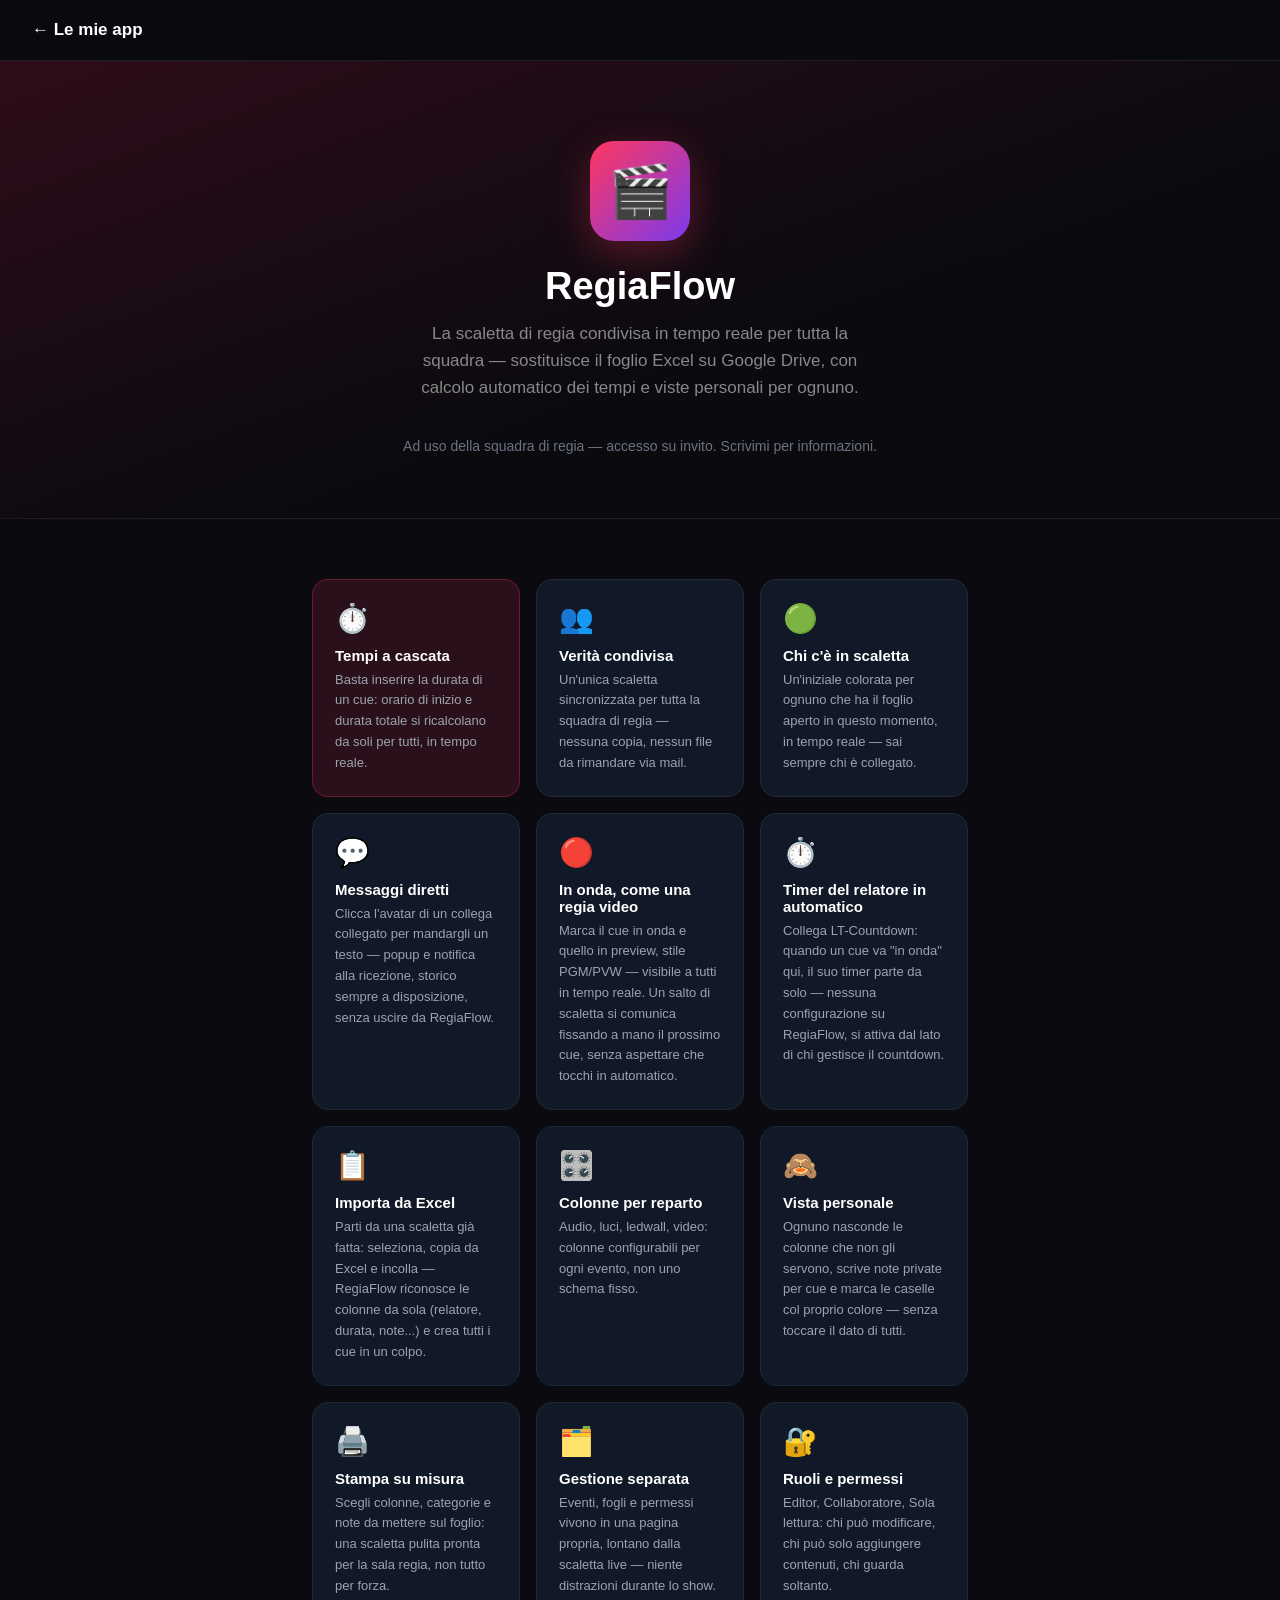
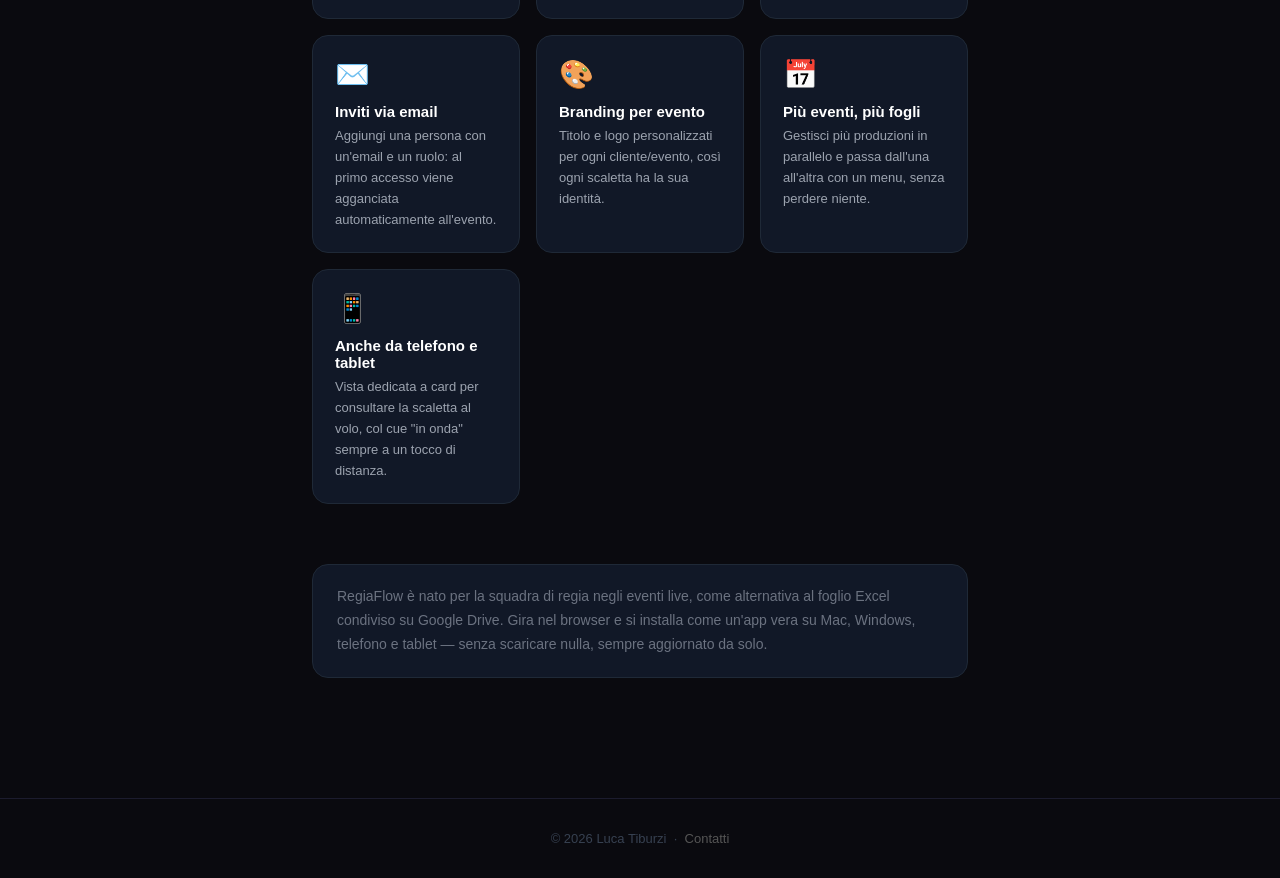
<file: regiaflow.html>
<!DOCTYPE html>
<html lang="it">
<head>
  <meta charset="UTF-8" />
  <meta name="viewport" content="width=device-width, initial-scale=1.0" />
  <title>RegiaFlow — Scalette di regia per eventi live</title>
  <style>
    * { margin: 0; padding: 0; box-sizing: border-box; }
    body {
      font-family: -apple-system, BlinkMacSystemFont, 'SF Pro Display', 'Segoe UI', sans-serif;
      background: #0a0a0f; color: #e0e0e0; min-height: 100vh;
    }
    nav {
      display: flex; align-items: center; justify-content: space-between;
      padding: 20px 32px; border-bottom: 1px solid #1c1c2e;
      position: sticky; top: 0;
      background: rgba(10,10,15,0.92); backdrop-filter: blur(12px); z-index: 100;
    }
    .nav-logo { color: #fff; font-size: 17px; font-weight: 700; text-decoration: none; }
    .nav-links a { color: #888; font-size: 14px; text-decoration: none; }
    .nav-links a:hover { color: #fff; }

    .hero {
      background: linear-gradient(160deg, #2e0d1a 0%, #0a0a0f 60%);
      padding: 80px 32px 64px; text-align: center;
      border-bottom: 1px solid #1c1c2e;
    }
    .app-icon {
      width: 100px; height: 100px;
      background: linear-gradient(135deg, #ff375f, #7c3aed);
      border-radius: 24px; margin: 0 auto 24px;
      display: flex; align-items: center; justify-content: center;
      font-size: 52px;
      box-shadow: 0 12px 40px rgba(255,55,95,0.3);
    }
    .hero h1 { font-size: 38px; font-weight: 800; color: #fff; margin-bottom: 12px; }
    .hero .sub { color: #888; font-size: 17px; max-width: 480px; margin: 0 auto 36px; line-height: 1.6; }
    .store-btn {
      display: inline-block;
      background: #fff; color: #000;
      text-decoration: none; padding: 14px 32px;
      border-radius: 14px; font-size: 16px; font-weight: 700;
      transition: opacity .2s;
    }
    .store-btn:hover { opacity: .85; }
    .store-btn.secondary {
      background: #1f2937; color: #e0e0e0; margin-left: 12px;
    }

    .container { max-width: 720px; margin: 0 auto; padding: 60px 32px 80px; }
    .features-grid {
      display: grid; grid-template-columns: repeat(auto-fit, minmax(200px, 1fr));
      gap: 16px; margin-bottom: 60px;
    }
    .feature {
      background: #111827; border: 1px solid #1f2937;
      border-radius: 16px; padding: 22px;
    }
    .feature.highlight { border-color: rgba(255,55,95,0.3); background: #29101a; }
    .feature-icon { font-size: 28px; margin-bottom: 12px; }
    .feature h3 { color: #fff; font-size: 15px; font-weight: 700; margin-bottom: 6px; }
    .feature p { color: #9ca3af; font-size: 13px; line-height: 1.6; }

    .section-title { color: #fff; font-size: 22px; font-weight: 700; margin-bottom: 20px; }
    .note {
      background: #111827; border: 1px solid #1f2937;
      border-radius: 16px; padding: 20px 24px; margin-bottom: 40px;
    }
    .note p { color: #6b7280; font-size: 14px; line-height: 1.7; }

    footer {
      text-align: center; padding: 32px; color: #374151;
      font-size: 13px; border-top: 1px solid #1c1c2e;
    }
    footer a { color: #555; text-decoration: none; }
    footer a:hover { color: #888; }
  </style>
</head>
<body>

  <nav>
    <a class="nav-logo" href="apps.html">← Le mie app</a>
  </nav>

  <div class="hero">
    <div class="app-icon">🎬</div>
    <h1>RegiaFlow</h1>
    <p class="sub">La scaletta di regia condivisa in tempo reale per tutta la squadra — sostituisce il foglio Excel su Google Drive, con calcolo automatico dei tempi e viste personali per ognuno.</p>
    <p style="color:#6b7280; font-size:14px;">Ad uso della squadra di regia — accesso su invito. Scrivimi per informazioni.</p>
  </div>

  <div class="container">

    <div class="features-grid">
      <div class="feature highlight">
        <div class="feature-icon">⏱️</div>
        <h3>Tempi a cascata</h3>
        <p>Basta inserire la durata di un cue: orario di inizio e durata totale si ricalcolano da soli per tutti, in tempo reale.</p>
      </div>
      <div class="feature">
        <div class="feature-icon">👥</div>
        <h3>Verità condivisa</h3>
        <p>Un'unica scaletta sincronizzata per tutta la squadra di regia — nessuna copia, nessun file da rimandare via mail.</p>
      </div>
      <div class="feature">
        <div class="feature-icon">🟢</div>
        <h3>Chi c'è in scaletta</h3>
        <p>Un'iniziale colorata per ognuno che ha il foglio aperto in questo momento, in tempo reale — sai sempre chi è collegato.</p>
      </div>
      <div class="feature">
        <div class="feature-icon">💬</div>
        <h3>Messaggi diretti</h3>
        <p>Clicca l'avatar di un collega collegato per mandargli un testo — popup e notifica alla ricezione, storico sempre a disposizione, senza uscire da RegiaFlow.</p>
      </div>
      <div class="feature">
        <div class="feature-icon">🔴</div>
        <h3>In onda, come una regia video</h3>
        <p>Marca il cue in onda e quello in preview, stile PGM/PVW — visibile a tutti in tempo reale. Un salto di scaletta si comunica fissando a mano il prossimo cue, senza aspettare che tocchi in automatico.</p>
      </div>
      <div class="feature">
        <div class="feature-icon">⏱️</div>
        <h3>Timer del relatore in automatico</h3>
        <p>Collega LT-Countdown: quando un cue va "in onda" qui, il suo timer parte da solo — nessuna configurazione su RegiaFlow, si attiva dal lato di chi gestisce il countdown.</p>
      </div>
      <div class="feature">
        <div class="feature-icon">📋</div>
        <h3>Importa da Excel</h3>
        <p>Parti da una scaletta già fatta: seleziona, copia da Excel e incolla — RegiaFlow riconosce le colonne da sola (relatore, durata, note...) e crea tutti i cue in un colpo.</p>
      </div>
      <div class="feature">
        <div class="feature-icon">🎛️</div>
        <h3>Colonne per reparto</h3>
        <p>Audio, luci, ledwall, video: colonne configurabili per ogni evento, non uno schema fisso.</p>
      </div>
      <div class="feature">
        <div class="feature-icon">🙈</div>
        <h3>Vista personale</h3>
        <p>Ognuno nasconde le colonne che non gli servono, scrive note private per cue e marca le caselle col proprio colore — senza toccare il dato di tutti.</p>
      </div>
      <div class="feature">
        <div class="feature-icon">🖨️</div>
        <h3>Stampa su misura</h3>
        <p>Scegli colonne, categorie e note da mettere sul foglio: una scaletta pulita pronta per la sala regia, non tutto per forza.</p>
      </div>
      <div class="feature">
        <div class="feature-icon">🗂️</div>
        <h3>Gestione separata</h3>
        <p>Eventi, fogli e permessi vivono in una pagina propria, lontano dalla scaletta live — niente distrazioni durante lo show.</p>
      </div>
      <div class="feature">
        <div class="feature-icon">🔐</div>
        <h3>Ruoli e permessi</h3>
        <p>Editor, Collaboratore, Sola lettura: chi può modificare, chi può solo aggiungere contenuti, chi guarda soltanto.</p>
      </div>
      <div class="feature">
        <div class="feature-icon">✉️</div>
        <h3>Inviti via email</h3>
        <p>Aggiungi una persona con un'email e un ruolo: al primo accesso viene agganciata automaticamente all'evento.</p>
      </div>
      <div class="feature">
        <div class="feature-icon">🎨</div>
        <h3>Branding per evento</h3>
        <p>Titolo e logo personalizzati per ogni cliente/evento, così ogni scaletta ha la sua identità.</p>
      </div>
      <div class="feature">
        <div class="feature-icon">📅</div>
        <h3>Più eventi, più fogli</h3>
        <p>Gestisci più produzioni in parallelo e passa dall'una all'altra con un menu, senza perdere niente.</p>
      </div>
      <div class="feature">
        <div class="feature-icon">📱</div>
        <h3>Anche da telefono e tablet</h3>
        <p>Vista dedicata a card per consultare la scaletta al volo, col cue "in onda" sempre a un tocco di distanza.</p>
      </div>
    </div>

    <div class="note">
      <p>RegiaFlow è nato per la squadra di regia negli eventi live, come alternativa al foglio Excel condiviso su Google Drive. Gira nel browser e si installa come un'app vera su Mac, Windows, telefono e tablet — senza scaricare nulla, sempre aggiornato da solo.</p>
    </div>

  </div>

  <footer>
    © 2026 Luca Tiburzi &nbsp;·&nbsp;
    <a href="mailto:info@lucatiburzi.it">Contatti</a>
  </footer>

</body>
</html>
</file>
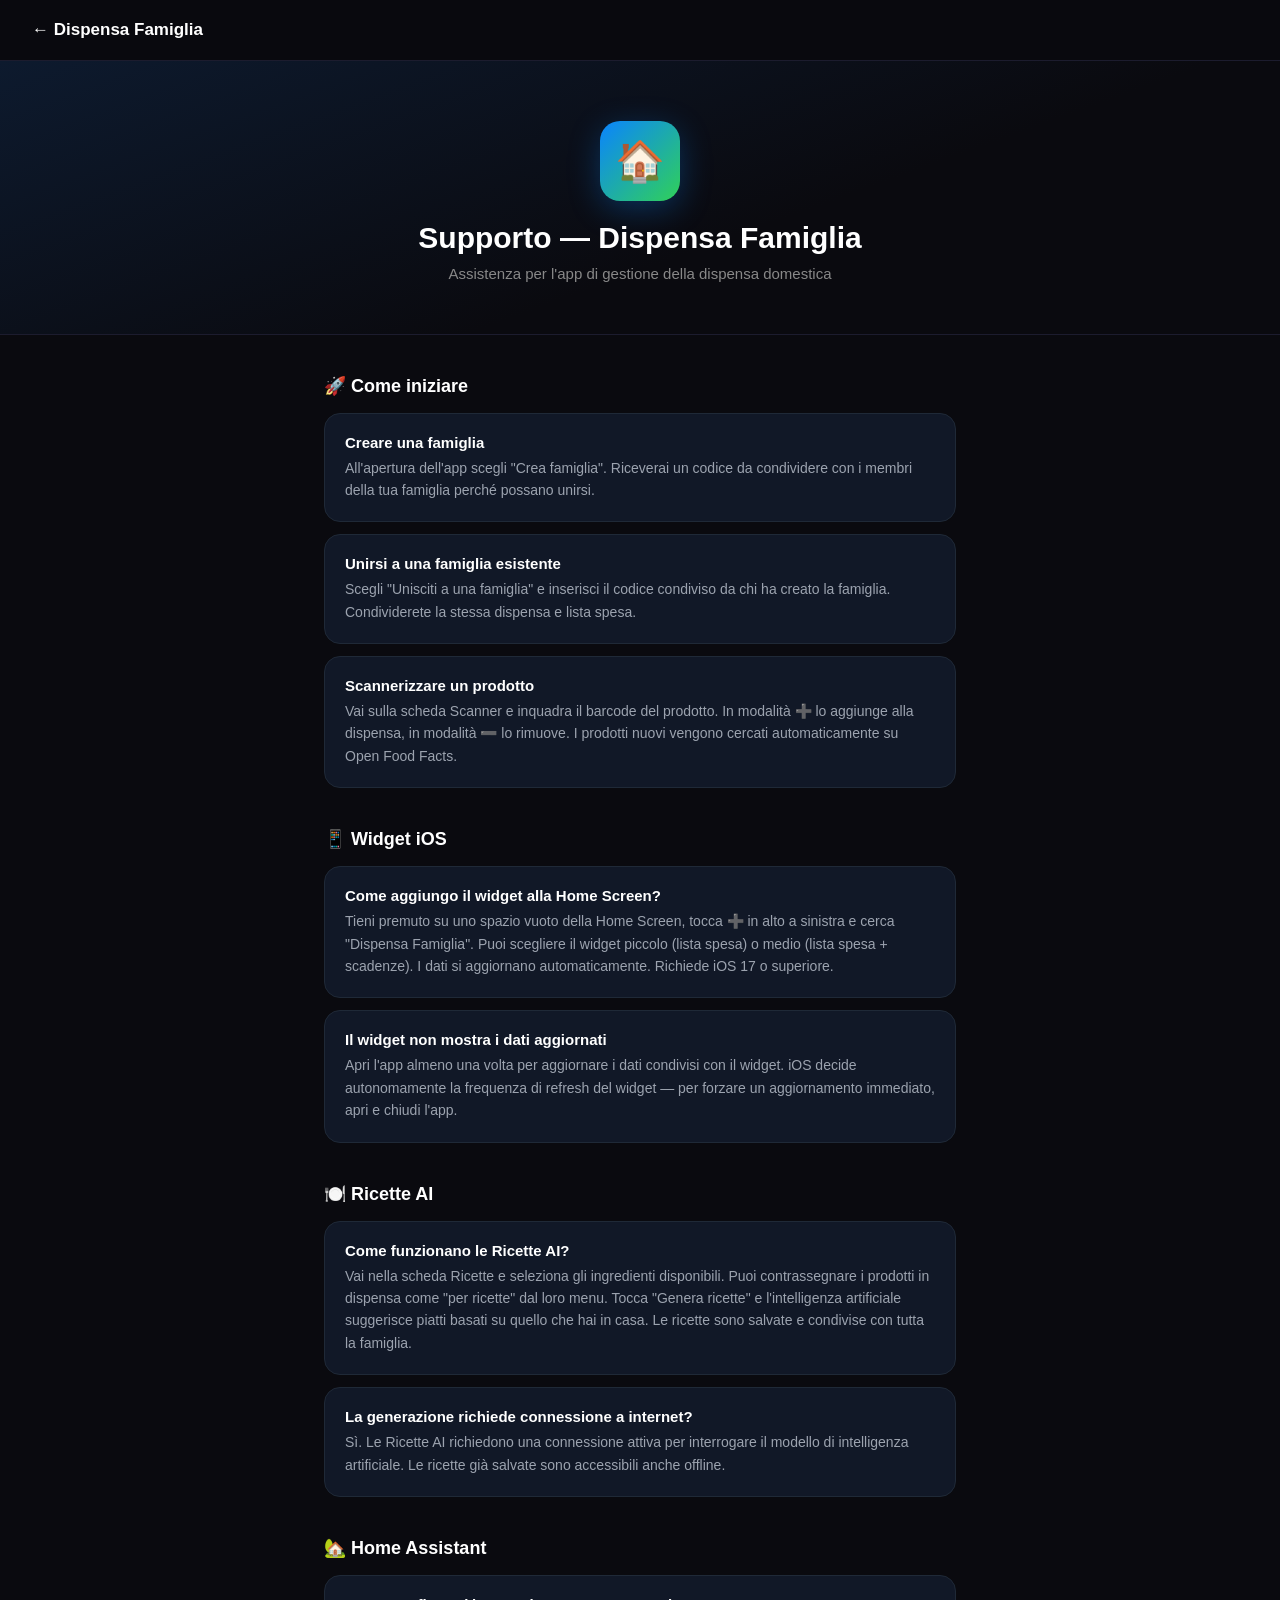
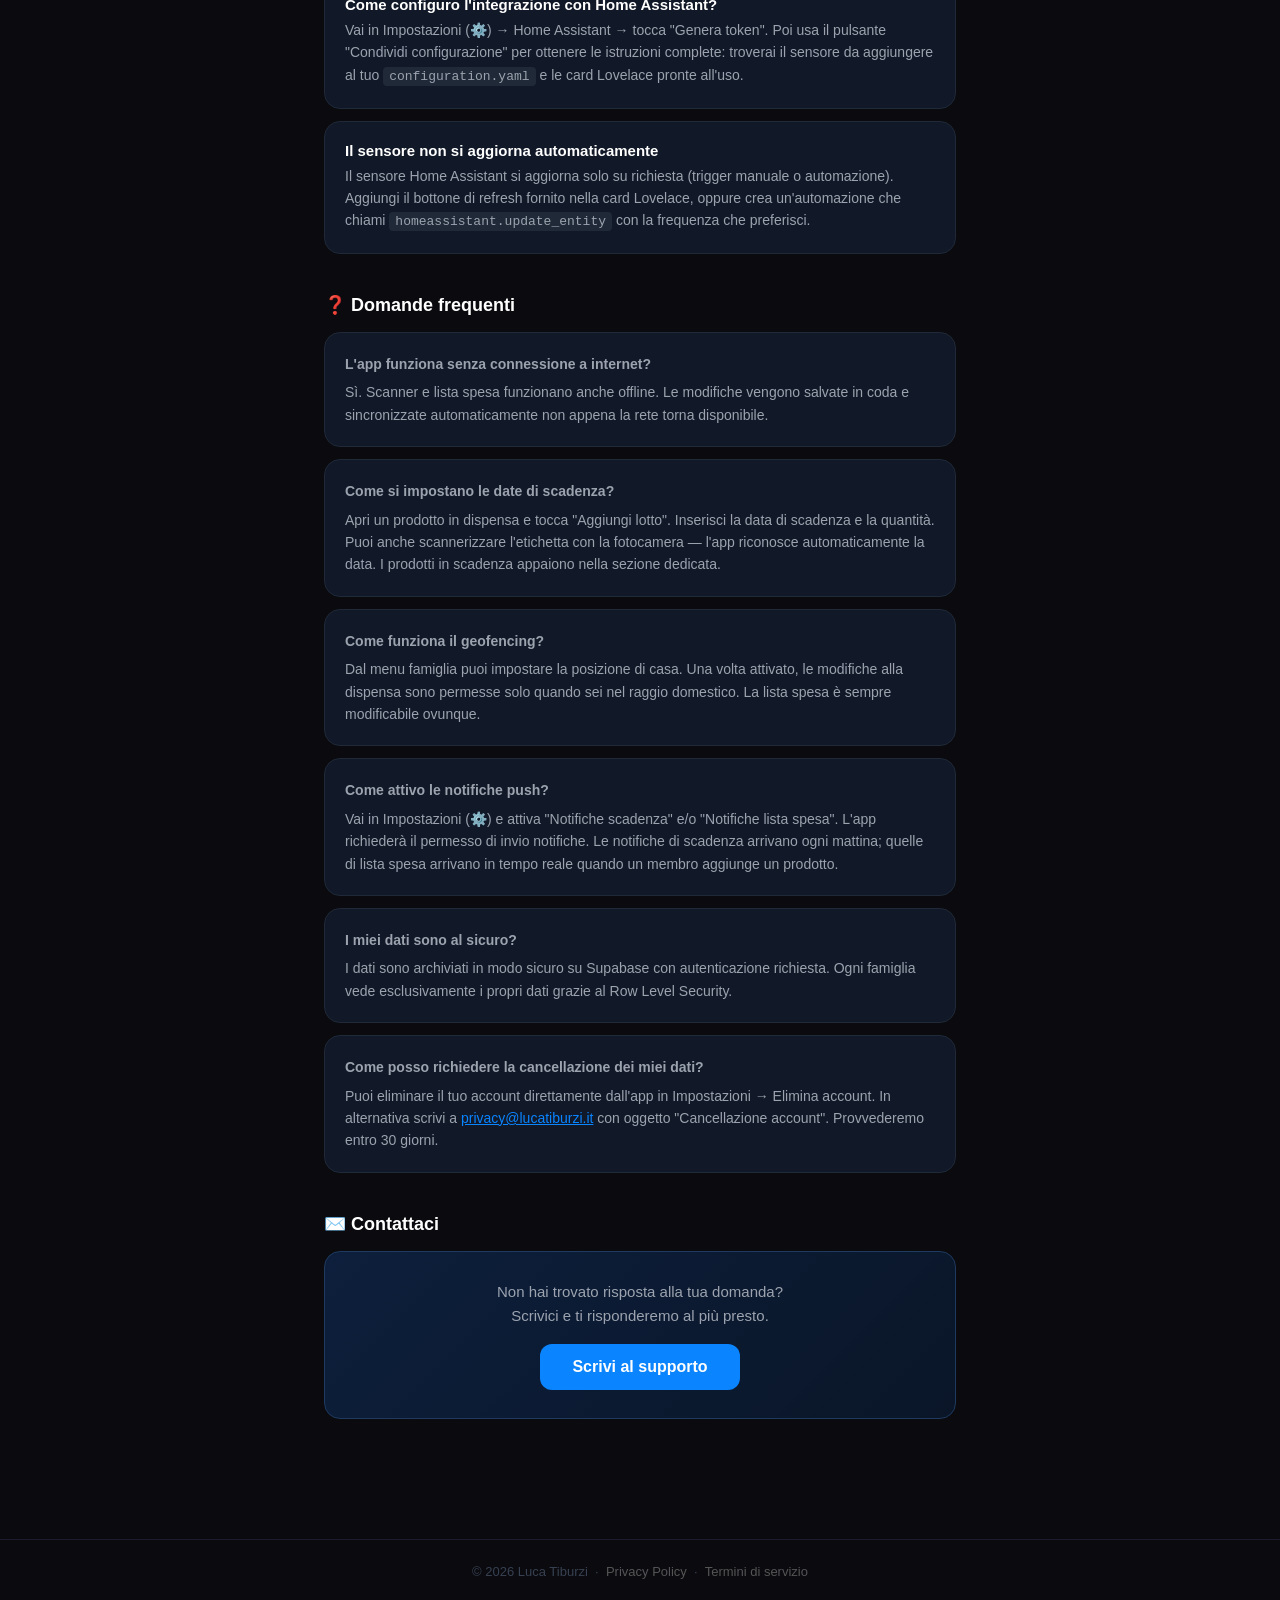
<file: supporto.html>
<!DOCTYPE html>
<html lang="it">
<head>
  <meta charset="UTF-8" />
  <meta name="viewport" content="width=device-width, initial-scale=1.0" />
  <title>Supporto — Dispensa Famiglia</title>
  <style>
    * { margin: 0; padding: 0; box-sizing: border-box; }
    body {
      font-family: -apple-system, BlinkMacSystemFont, 'SF Pro Display', 'Segoe UI', sans-serif;
      background: #0a0a0f; color: #e0e0e0; min-height: 100vh;
    }
    nav {
      display: flex; align-items: center; justify-content: space-between;
      padding: 20px 32px; border-bottom: 1px solid #1c1c2e;
      position: sticky; top: 0;
      background: rgba(10,10,15,0.92); backdrop-filter: blur(12px); z-index: 100;
    }
    .nav-logo { color: #fff; font-size: 17px; font-weight: 700; text-decoration: none; }
    .hero {
      background: linear-gradient(160deg, #0d1a2e 0%, #0a0a0f 60%);
      padding: 60px 24px 48px; text-align: center;
      border-bottom: 1px solid #1c1c2e;
    }
    .app-icon {
      width: 80px; height: 80px;
      background: linear-gradient(135deg, #0a84ff, #30d158);
      border-radius: 20px; margin: 0 auto 20px;
      display: flex; align-items: center; justify-content: center;
      font-size: 40px;
      box-shadow: 0 8px 32px rgba(10,132,255,0.3);
    }
    .hero h1 { font-size: 30px; font-weight: 800; color: #fff; margin-bottom: 8px; }
    .hero p { color: #888; font-size: 15px; max-width: 400px; margin: 0 auto; line-height: 1.5; }
    .container { max-width: 680px; margin: 0 auto; padding: 40px 24px 80px; }
    .section { margin-bottom: 40px; }
    h2 { font-size: 18px; font-weight: 700; color: #fff; margin-bottom: 16px; }
    .card {
      background: #111827; border: 1px solid #1f2937;
      border-radius: 16px; padding: 20px; margin-bottom: 12px;
    }
    .card h3 { font-size: 15px; font-weight: 700; color: #fff; margin-bottom: 6px; }
    .card p { font-size: 14px; color: #9ca3af; line-height: 1.6; }
    .faq-q { font-size: 15px; font-weight: 600; color: #e0e0e0; margin-bottom: 6px; }
    .faq-a { font-size: 14px; color: #9ca3af; line-height: 1.6; }
    .contact-box {
      background: linear-gradient(135deg, #0d1f3c, #0a1628);
      border: 1px solid #1e3a5f; border-radius: 16px;
      padding: 28px; text-align: center;
    }
    .contact-box p { color: #9ca3af; font-size: 15px; margin-bottom: 16px; line-height: 1.6; }
    .contact-btn {
      display: inline-block; background: #0a84ff; color: #fff;
      text-decoration: none; padding: 14px 32px;
      border-radius: 12px; font-size: 16px; font-weight: 700;
    }
    footer {
      text-align: center; padding: 24px; color: #374151;
      font-size: 13px; border-top: 1px solid #1c1c2e;
    }
    footer a { color: #555; text-decoration: none; }
    footer a:hover { color: #888; }
  </style>
</head>
<body>

  <nav>
    <a class="nav-logo" href="dispensa-famiglia.html">← Dispensa Famiglia</a>
  </nav>

  <div class="hero">
    <div class="app-icon">🏠</div>
    <h1>Supporto — Dispensa Famiglia</h1>
    <p>Assistenza per l'app di gestione della dispensa domestica</p>
  </div>

  <div class="container">

    <div class="section">
      <h2>🚀 Come iniziare</h2>
      <div class="card">
        <h3>Creare una famiglia</h3>
        <p>All'apertura dell'app scegli "Crea famiglia". Riceverai un codice da condividere con i membri della tua famiglia perché possano unirsi.</p>
      </div>
      <div class="card">
        <h3>Unirsi a una famiglia esistente</h3>
        <p>Scegli "Unisciti a una famiglia" e inserisci il codice condiviso da chi ha creato la famiglia. Condividerete la stessa dispensa e lista spesa.</p>
      </div>
      <div class="card">
        <h3>Scannerizzare un prodotto</h3>
        <p>Vai sulla scheda Scanner e inquadra il barcode del prodotto. In modalità ➕ lo aggiunge alla dispensa, in modalità ➖ lo rimuove. I prodotti nuovi vengono cercati automaticamente su Open Food Facts.</p>
      </div>
    </div>

    <div class="section">
      <h2>📱 Widget iOS</h2>
      <div class="card">
        <h3>Come aggiungo il widget alla Home Screen?</h3>
        <p>Tieni premuto su uno spazio vuoto della Home Screen, tocca ➕ in alto a sinistra e cerca "Dispensa Famiglia". Puoi scegliere il widget piccolo (lista spesa) o medio (lista spesa + scadenze). I dati si aggiornano automaticamente. Richiede iOS 17 o superiore.</p>
      </div>
      <div class="card">
        <h3>Il widget non mostra i dati aggiornati</h3>
        <p>Apri l'app almeno una volta per aggiornare i dati condivisi con il widget. iOS decide autonomamente la frequenza di refresh del widget — per forzare un aggiornamento immediato, apri e chiudi l'app.</p>
      </div>
    </div>

    <div class="section">
      <h2>🍽️ Ricette AI</h2>
      <div class="card">
        <h3>Come funzionano le Ricette AI?</h3>
        <p>Vai nella scheda Ricette e seleziona gli ingredienti disponibili. Puoi contrassegnare i prodotti in dispensa come "per ricette" dal loro menu. Tocca "Genera ricette" e l'intelligenza artificiale suggerisce piatti basati su quello che hai in casa. Le ricette sono salvate e condivise con tutta la famiglia.</p>
      </div>
      <div class="card">
        <h3>La generazione richiede connessione a internet?</h3>
        <p>Sì. Le Ricette AI richiedono una connessione attiva per interrogare il modello di intelligenza artificiale. Le ricette già salvate sono accessibili anche offline.</p>
      </div>
    </div>

    <div class="section">
      <h2>🏡 Home Assistant</h2>
      <div class="card">
        <h3>Come configuro l'integrazione con Home Assistant?</h3>
        <p>Vai in Impostazioni (⚙️) → Home Assistant → tocca "Genera token". Poi usa il pulsante "Condividi configurazione" per ottenere le istruzioni complete: troverai il sensore da aggiungere al tuo <code style="background:#1f2937;padding:2px 6px;border-radius:4px;font-size:13px;">configuration.yaml</code> e le card Lovelace pronte all'uso.</p>
      </div>
      <div class="card">
        <h3>Il sensore non si aggiorna automaticamente</h3>
        <p>Il sensore Home Assistant si aggiorna solo su richiesta (trigger manuale o automazione). Aggiungi il bottone di refresh fornito nella card Lovelace, oppure crea un'automazione che chiami <code style="background:#1f2937;padding:2px 6px;border-radius:4px;font-size:13px;">homeassistant.update_entity</code> con la frequenza che preferisci.</p>
      </div>
    </div>

    <div class="section">
      <h2>❓ Domande frequenti</h2>
      <div class="card">
        <p class="faq-q">L'app funziona senza connessione a internet?</p>
        <p class="faq-a">Sì. Scanner e lista spesa funzionano anche offline. Le modifiche vengono salvate in coda e sincronizzate automaticamente non appena la rete torna disponibile.</p>
      </div>
      <div class="card">
        <p class="faq-q">Come si impostano le date di scadenza?</p>
        <p class="faq-a">Apri un prodotto in dispensa e tocca "Aggiungi lotto". Inserisci la data di scadenza e la quantità. Puoi anche scannerizzare l'etichetta con la fotocamera — l'app riconosce automaticamente la data. I prodotti in scadenza appaiono nella sezione dedicata.</p>
      </div>
      <div class="card">
        <p class="faq-q">Come funziona il geofencing?</p>
        <p class="faq-a">Dal menu famiglia puoi impostare la posizione di casa. Una volta attivato, le modifiche alla dispensa sono permesse solo quando sei nel raggio domestico. La lista spesa è sempre modificabile ovunque.</p>
      </div>
      <div class="card">
        <p class="faq-q">Come attivo le notifiche push?</p>
        <p class="faq-a">Vai in Impostazioni (⚙️) e attiva "Notifiche scadenza" e/o "Notifiche lista spesa". L'app richiederà il permesso di invio notifiche. Le notifiche di scadenza arrivano ogni mattina; quelle di lista spesa arrivano in tempo reale quando un membro aggiunge un prodotto.</p>
      </div>
      <div class="card">
        <p class="faq-q">I miei dati sono al sicuro?</p>
        <p class="faq-a">I dati sono archiviati in modo sicuro su Supabase con autenticazione richiesta. Ogni famiglia vede esclusivamente i propri dati grazie al Row Level Security.</p>
      </div>
      <div class="card">
        <p class="faq-q">Come posso richiedere la cancellazione dei miei dati?</p>
        <p class="faq-a">Puoi eliminare il tuo account direttamente dall'app in Impostazioni → Elimina account. In alternativa scrivi a <a href="mailto:privacy@lucatiburzi.it" style="color:#0a84ff;">privacy@lucatiburzi.it</a> con oggetto "Cancellazione account". Provvederemo entro 30 giorni.</p>
      </div>
    </div>

    <div class="section">
      <h2>✉️ Contattaci</h2>
      <div class="contact-box">
        <p>Non hai trovato risposta alla tua domanda?<br/>Scrivici e ti risponderemo al più presto.</p>
        <a class="contact-btn" href="mailto:support@lucatiburzi.it">Scrivi al supporto</a>
      </div>
    </div>

  </div>

  <footer>
    © 2026 Luca Tiburzi &nbsp;·&nbsp;
    <a href="privacy.html">Privacy Policy</a> &nbsp;·&nbsp;
    <a href="termini.html">Termini di servizio</a>
  </footer>

</body>
</html>
</file>
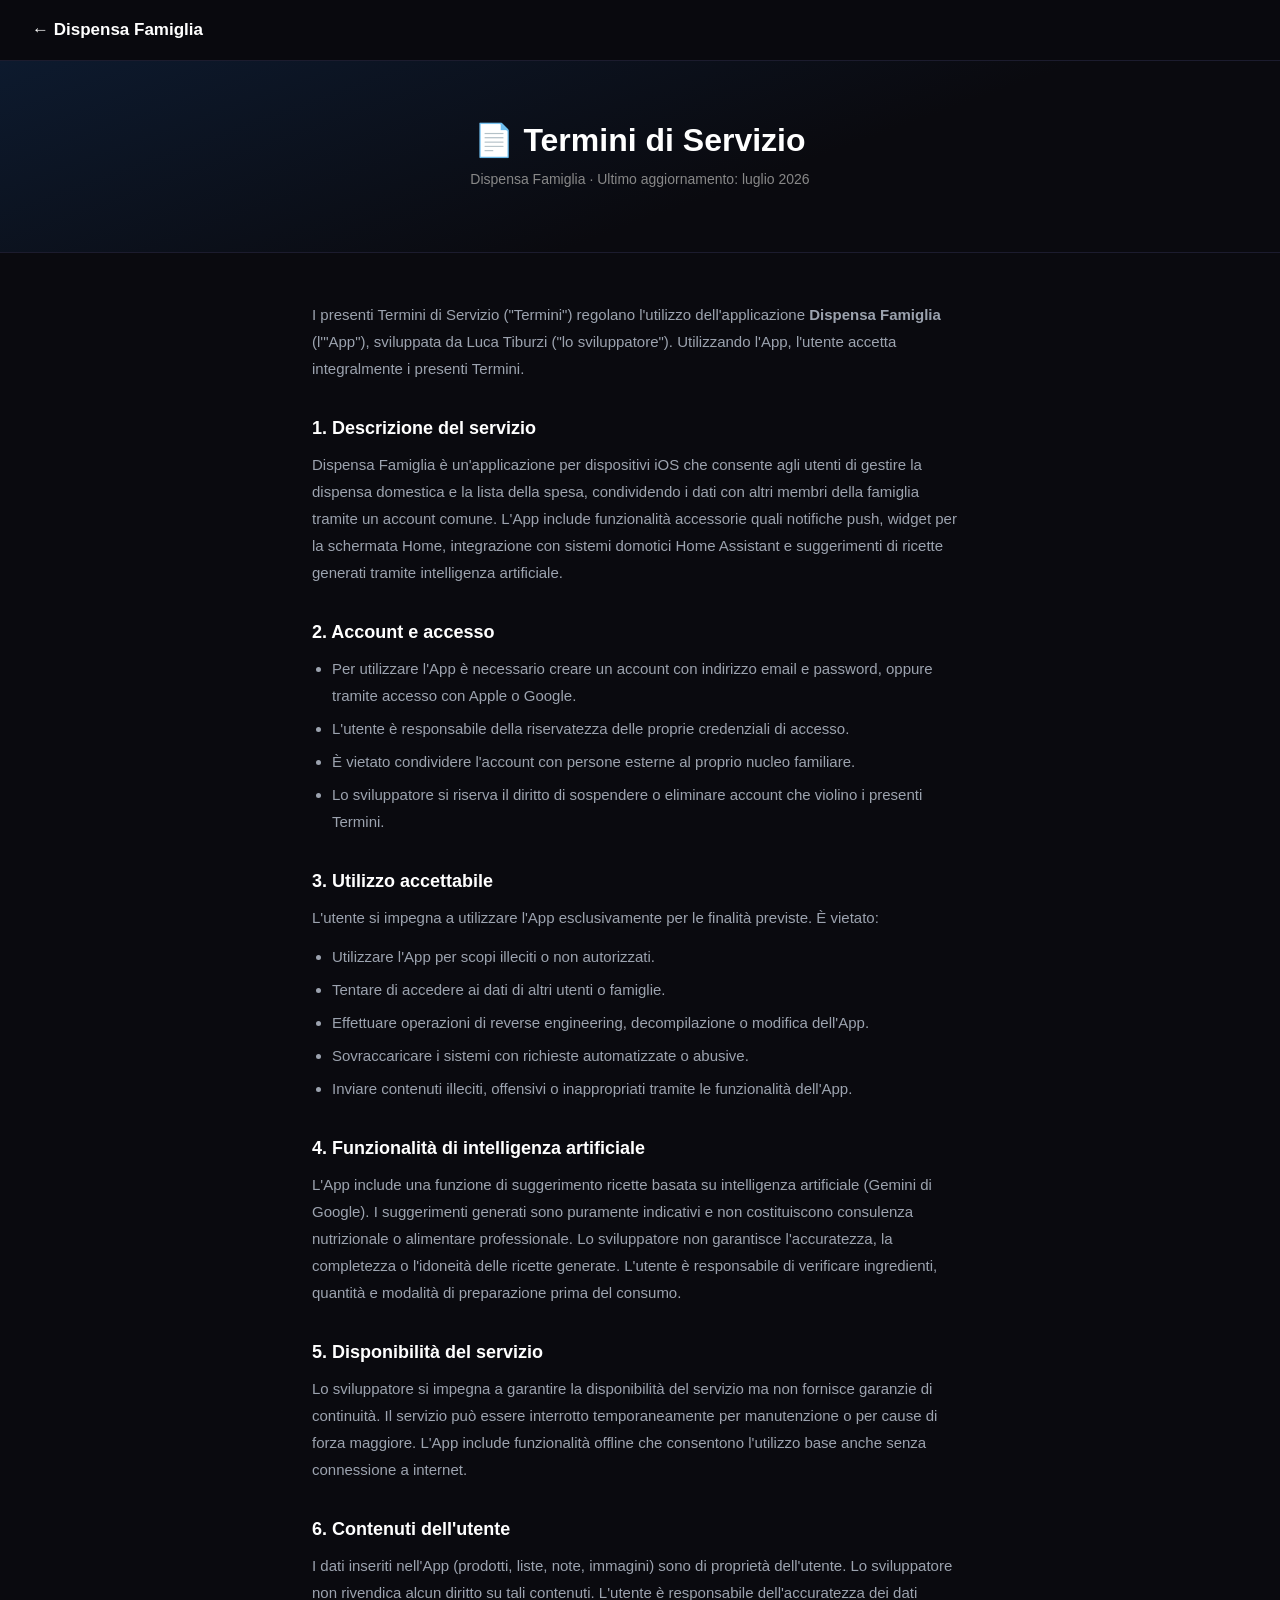
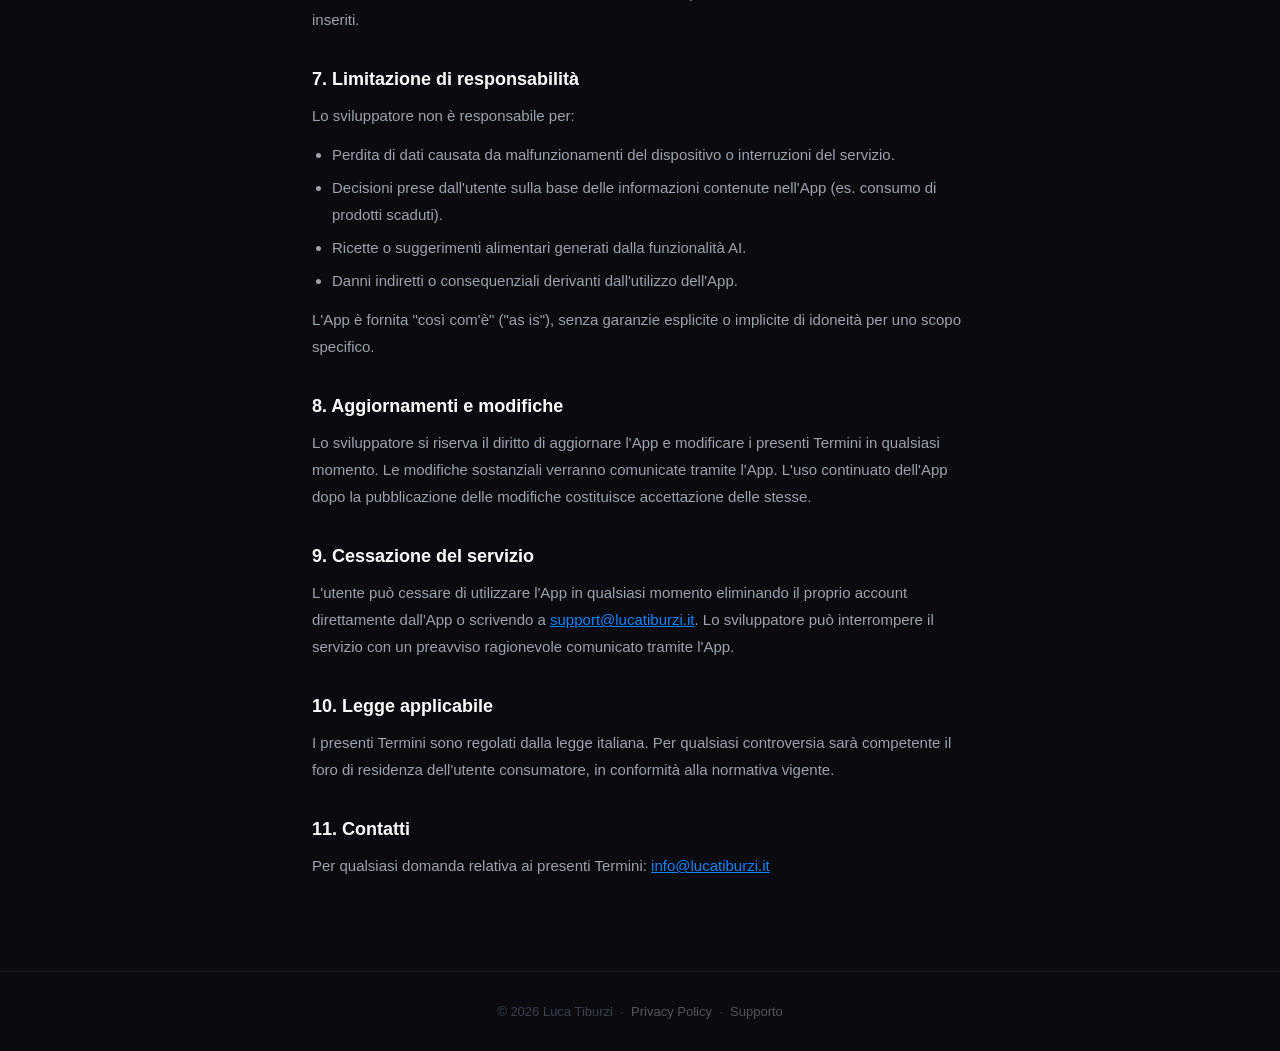
<file: termini.html>
<!DOCTYPE html>
<html lang="it">
<head>
  <meta charset="UTF-8" />
  <meta name="viewport" content="width=device-width, initial-scale=1.0" />
  <title>Termini di Servizio — Dispensa Famiglia</title>
  <style>
    * { margin: 0; padding: 0; box-sizing: border-box; }
    body {
      font-family: -apple-system, BlinkMacSystemFont, 'SF Pro Display', 'Segoe UI', sans-serif;
      background: #0a0a0f; color: #e0e0e0; min-height: 100vh;
    }
    nav {
      display: flex; align-items: center; justify-content: space-between;
      padding: 20px 32px; border-bottom: 1px solid #1c1c2e;
      position: sticky; top: 0;
      background: rgba(10,10,15,0.92); backdrop-filter: blur(12px); z-index: 100;
    }
    .nav-logo { color: #fff; font-size: 17px; font-weight: 700; text-decoration: none; }
    .hero {
      background: linear-gradient(160deg, #0d1a2e 0%, #0a0a0f 60%);
      padding: 60px 32px 48px; text-align: center;
      border-bottom: 1px solid #1c1c2e;
    }
    .hero h1 { font-size: 32px; font-weight: 800; color: #fff; margin-bottom: 8px; }
    .hero p { color: #888; font-size: 14px; }
    .container { max-width: 720px; margin: 0 auto; padding: 48px 32px 80px; }
    h2 { color: #fff; font-size: 18px; font-weight: 700; margin: 36px 0 12px; }
    p { color: #9ca3af; font-size: 15px; line-height: 1.8; margin-bottom: 12px; }
    ul { color: #9ca3af; font-size: 15px; line-height: 1.8; padding-left: 20px; margin-bottom: 12px; }
    li { margin-bottom: 6px; }
    a { color: #0a84ff; }
    footer {
      text-align: center; padding: 32px; color: #374151;
      font-size: 13px; border-top: 1px solid #1c1c2e;
    }
    footer a { color: #555; text-decoration: none; }
    footer a:hover { color: #888; }
  </style>
</head>
<body>

  <nav>
    <a class="nav-logo" href="dispensa-famiglia.html">← Dispensa Famiglia</a>
  </nav>

  <div class="hero">
    <h1>📄 Termini di Servizio</h1>
    <p>Dispensa Famiglia · Ultimo aggiornamento: luglio 2026</p>
  </div>

  <div class="container">

    <p>I presenti Termini di Servizio ("Termini") regolano l'utilizzo dell'applicazione <strong>Dispensa Famiglia</strong> (l'"App"), sviluppata da Luca Tiburzi ("lo sviluppatore"). Utilizzando l'App, l'utente accetta integralmente i presenti Termini.</p>

    <h2>1. Descrizione del servizio</h2>
    <p>Dispensa Famiglia è un'applicazione per dispositivi iOS che consente agli utenti di gestire la dispensa domestica e la lista della spesa, condividendo i dati con altri membri della famiglia tramite un account comune. L'App include funzionalità accessorie quali notifiche push, widget per la schermata Home, integrazione con sistemi domotici Home Assistant e suggerimenti di ricette generati tramite intelligenza artificiale.</p>

    <h2>2. Account e accesso</h2>
    <ul>
      <li>Per utilizzare l'App è necessario creare un account con indirizzo email e password, oppure tramite accesso con Apple o Google.</li>
      <li>L'utente è responsabile della riservatezza delle proprie credenziali di accesso.</li>
      <li>È vietato condividere l'account con persone esterne al proprio nucleo familiare.</li>
      <li>Lo sviluppatore si riserva il diritto di sospendere o eliminare account che violino i presenti Termini.</li>
    </ul>

    <h2>3. Utilizzo accettabile</h2>
    <p>L'utente si impegna a utilizzare l'App esclusivamente per le finalità previste. È vietato:</p>
    <ul>
      <li>Utilizzare l'App per scopi illeciti o non autorizzati.</li>
      <li>Tentare di accedere ai dati di altri utenti o famiglie.</li>
      <li>Effettuare operazioni di reverse engineering, decompilazione o modifica dell'App.</li>
      <li>Sovraccaricare i sistemi con richieste automatizzate o abusive.</li>
      <li>Inviare contenuti illeciti, offensivi o inappropriati tramite le funzionalità dell'App.</li>
    </ul>

    <h2>4. Funzionalità di intelligenza artificiale</h2>
    <p>L'App include una funzione di suggerimento ricette basata su intelligenza artificiale (Gemini di Google). I suggerimenti generati sono puramente indicativi e non costituiscono consulenza nutrizionale o alimentare professionale. Lo sviluppatore non garantisce l'accuratezza, la completezza o l'idoneità delle ricette generate. L'utente è responsabile di verificare ingredienti, quantità e modalità di preparazione prima del consumo.</p>

    <h2>5. Disponibilità del servizio</h2>
    <p>Lo sviluppatore si impegna a garantire la disponibilità del servizio ma non fornisce garanzie di continuità. Il servizio può essere interrotto temporaneamente per manutenzione o per cause di forza maggiore. L'App include funzionalità offline che consentono l'utilizzo base anche senza connessione a internet.</p>

    <h2>6. Contenuti dell'utente</h2>
    <p>I dati inseriti nell'App (prodotti, liste, note, immagini) sono di proprietà dell'utente. Lo sviluppatore non rivendica alcun diritto su tali contenuti. L'utente è responsabile dell'accuratezza dei dati inseriti.</p>

    <h2>7. Limitazione di responsabilità</h2>
    <p>Lo sviluppatore non è responsabile per:</p>
    <ul>
      <li>Perdita di dati causata da malfunzionamenti del dispositivo o interruzioni del servizio.</li>
      <li>Decisioni prese dall'utente sulla base delle informazioni contenute nell'App (es. consumo di prodotti scaduti).</li>
      <li>Ricette o suggerimenti alimentari generati dalla funzionalità AI.</li>
      <li>Danni indiretti o consequenziali derivanti dall'utilizzo dell'App.</li>
    </ul>
    <p>L'App è fornita "così com'è" ("as is"), senza garanzie esplicite o implicite di idoneità per uno scopo specifico.</p>

    <h2>8. Aggiornamenti e modifiche</h2>
    <p>Lo sviluppatore si riserva il diritto di aggiornare l'App e modificare i presenti Termini in qualsiasi momento. Le modifiche sostanziali verranno comunicate tramite l'App. L'uso continuato dell'App dopo la pubblicazione delle modifiche costituisce accettazione delle stesse.</p>

    <h2>9. Cessazione del servizio</h2>
    <p>L'utente può cessare di utilizzare l'App in qualsiasi momento eliminando il proprio account direttamente dall'App o scrivendo a <a href="mailto:support@lucatiburzi.it">support@lucatiburzi.it</a>. Lo sviluppatore può interrompere il servizio con un preavviso ragionevole comunicato tramite l'App.</p>

    <h2>10. Legge applicabile</h2>
    <p>I presenti Termini sono regolati dalla legge italiana. Per qualsiasi controversia sarà competente il foro di residenza dell'utente consumatore, in conformità alla normativa vigente.</p>

    <h2>11. Contatti</h2>
    <p>Per qualsiasi domanda relativa ai presenti Termini: <a href="mailto:info@lucatiburzi.it">info@lucatiburzi.it</a></p>

  </div>

  <footer>
    © 2026 Luca Tiburzi &nbsp;·&nbsp;
    <a href="privacy.html">Privacy Policy</a> &nbsp;·&nbsp;
    <a href="supporto.html">Supporto</a>
  </footer>

</body>
</html>
</file>
<file: regiaflow-gestione/assets/gestione-B5R4vx5f.css>
body{margin:0}.app-main{height:100vh;box-sizing:border-box;display:flex;flex-direction:column;overflow-y:auto}.app-main__sheet-content{display:flex;flex-direction:column;flex:1 1 auto;min-height:0}.logo.vite:hover{filter:drop-shadow(0 0 2em #747bff)}.logo.react:hover{filter:drop-shadow(0 0 2em #61dafb)}:root{font-family:Inter,Avenir,Helvetica,Arial,sans-serif;font-size:16px;line-height:24px;font-weight:400;color:#0f0f0f;background-color:#f6f6f6;font-synthesis:none;text-rendering:optimizeLegibility;-webkit-font-smoothing:antialiased;-moz-osx-font-smoothing:grayscale;-webkit-text-size-adjust:100%}.container{margin:0;padding-top:10vh;display:flex;flex-direction:column;justify-content:center;text-align:center}.logo{height:6em;padding:1.5em;will-change:filter;transition:.75s}.logo.tauri:hover{filter:drop-shadow(0 0 2em #24c8db)}.row{display:flex;justify-content:center}a{font-weight:500;color:#646cff;text-decoration:inherit}a:hover{color:#535bf2}h1{text-align:center}input,button{border-radius:8px;border:1px solid transparent;padding:.6em 1.2em;font-size:1em;font-weight:500;font-family:inherit;color:#0f0f0f;background-color:#fff;transition:border-color .25s;box-shadow:0 2px 2px #0003}button{cursor:pointer}button:hover{border-color:#396cd8}button:active{border-color:#396cd8;background-color:#e8e8e8}input,button{outline:none}#greet-input{margin-right:5px}@media(prefers-color-scheme:dark){:root{color:#f6f6f6;background-color:#2f2f2f}a:hover{color:#24c8db}input,button{color:#fff;background-color:#0f0f0f98}button:active{background-color:#0f0f0f69}}.app-header{display:grid;grid-template-columns:1fr auto 1fr;align-items:start;gap:12px;margin-bottom:6px}.app-header__side{display:flex;align-items:center;min-height:32px}.app-header__side--left{flex-direction:column;align-items:flex-start;justify-content:flex-start;gap:4px}.app-header__side-buttons{display:flex;align-items:center;justify-content:flex-start;gap:8px;margin-top:4px}.app-header__version-line{margin:0}.app-header__brand-row{display:flex;align-items:baseline;gap:8px}.app-header__home-link{display:inline-block;color:#fff;font-weight:700;font-size:14px}.app-header__home-link:hover{text-decoration:underline!important}.beta-badge{display:inline-block;font-size:10px;font-weight:700;letter-spacing:.05em;padding:1px 6px;border-radius:10px;background:#ffb020;color:#1a1a1a;vertical-align:middle;margin-left:6px}.app-header__update-notice{display:inline-block;font-size:12px;color:#ffb020;text-decoration:none;background:none;border:none;padding:0;font-family:inherit;cursor:pointer}.app-header__update-notice:hover{text-decoration:underline}.app-header__side--right{flex-direction:column;align-items:flex-end;justify-content:flex-start;text-align:right;gap:2px}.app-header__center{display:flex;flex-direction:column;align-items:center;text-align:center}.app-header__center h1{margin:0}.app-header__logo{max-width:320px;object-fit:contain;margin-bottom:4px}.app-header__logo-preview{max-height:28px;max-width:90px;object-fit:contain}@media(max-width:720px){.app-header{grid-template-columns:1fr;justify-items:center;text-align:center}.app-header__side--left,.app-header__side--right{width:100%;align-items:center;text-align:center}.app-header__dropdown{left:50%;right:auto;transform:translate(-50%)}}.app-sheet-title-input{font-size:1.5em;font-weight:700;font-family:inherit;color:inherit;background:transparent;border:1px solid transparent;border-radius:4px;padding:0 6px;margin:0 0 0 -7px;line-height:1.25;width:300px;max-width:100%}.app-main__sheet-content h2{font-size:1.5em;margin:0 0 0 -1px;line-height:1.25}.app-main__sheet-title-row{display:flex;align-items:baseline;flex-wrap:wrap;gap:20px}.app-sheet-title-input:hover{border-color:#ffffff40}.app-sheet-title-input:focus{outline:none;border-color:#ffffff80;background:#ffffff0f}.app-sheet-title-input--editing-by-other,.personal-view__category-name-input--editing-by-other{border-color:#ffb020b3;background:#ffb0201a}.app-header__build{font-size:10px;opacity:.3}.app-header__copyright{font-size:11px;opacity:.45}.app-header__session{font-size:13px}.app-header__sync-row{display:flex;align-items:center;gap:8px;margin-top:4px}.app-header__sync-btn{background:transparent;border:1px solid rgba(255,255,255,.3);color:inherit;border-radius:3px;font-size:.8em;line-height:1.3;padding:0 5px;cursor:pointer}.app-header__sync-btn:hover{background:#ffffff14}.app-header__online-users-wrap{position:relative}.app-header__presence-row{display:flex;align-items:center;justify-content:flex-end;gap:6px;margin-top:4px}.app-header__online-users{display:flex;align-items:center;justify-content:flex-end;flex-wrap:wrap;gap:4px}.app-header__dropdown.app-header__message-compose,.app-header__dropdown.app-header__inbox-panel{left:auto;right:0;display:flex;flex-direction:column;gap:6px;background:#232323;border:1px solid rgba(255,255,255,.12);border-radius:6px;padding:10px 14px;font-size:13px;box-shadow:0 8px 24px #0006}@media(max-width:720px){.app-header__dropdown.app-header__message-compose,.app-header__dropdown.app-header__inbox-panel{left:50%;right:auto;transform:translate(-50%);max-width:92vw}}.app-header__message-textarea{background:transparent;border:1px solid rgba(255,255,255,.25);border-radius:4px;color:inherit;font:inherit;font-size:13px;padding:6px;width:220px;resize:vertical}.app-header__message-textarea:focus{outline:none;border-color:#ffffff80;background:#ffffff0f}.app-header__inbox-wrap{position:relative}.app-header__inbox-btn{position:relative;background:transparent;border:1px solid rgba(255,255,255,.3);color:inherit;border-radius:4px;padding:2px 8px;line-height:1.3;font:inherit;font-size:13px;cursor:pointer}.app-header__inbox-btn:hover{background:#ffffff14}.app-header__inbox-badge{position:absolute;top:-6px;right:-6px;background:#e2574c;color:#fff;border-radius:50%;min-width:16px;height:16px;font-size:10px;font-weight:700;line-height:16px;text-align:center;padding:0 2px}.app-header__inbox-panel{max-height:320px;overflow-y:auto;width:260px}.app-header__inbox-panel-title{display:flex;align-items:center;justify-content:space-between;gap:8px}.app-header__inbox-clear-btn{background:transparent;border:1px solid rgba(255,255,255,.3);color:inherit;border-radius:4px;padding:1px 8px;font-size:11px;cursor:pointer;flex-shrink:0}.app-header__inbox-clear-btn:hover{background:#ffffff14}.app-header__inbox-message{border-bottom:1px solid rgba(255,255,255,.1);padding-bottom:6px;font-size:13px}.app-header__inbox-message--own{opacity:.75}.app-header__inbox-message-meta{display:flex;justify-content:space-between;gap:8px;font-size:11px;opacity:.7;margin-bottom:2px}.app-header__inbox-reply-btn{background:transparent;border:1px solid rgba(255,255,255,.3);color:inherit;border-radius:4px;padding:1px 8px;font-size:11px;cursor:pointer;margin-top:4px}.app-header__inbox-reply-btn:hover{background:#ffffff14}.direct-message-toast{position:fixed;bottom:20px;right:20px;z-index:1000;background:#2a2a2a;color:#fff;border:1px solid rgba(255,255,255,.2);border-radius:8px;padding:10px 14px;max-width:320px;box-shadow:0 4px 18px #0006;cursor:pointer}.direct-message-toast strong{display:block;margin-bottom:4px;font-size:13px}.direct-message-toast p{margin:0;font-size:13px;word-break:break-word}.mobile-search-nav{position:fixed;top:8px;left:50%;transform:translate(-50%);z-index:900;display:flex;align-items:center;gap:8px;background:#232323;color:#fff;border:1px solid rgba(255,255,255,.2);border-radius:20px;padding:6px 12px;font-size:13px;box-shadow:0 4px 16px #0006}.mobile-search-nav__count{white-space:nowrap;opacity:.85}.mobile-search-nav__btn{background:transparent;border:1px solid rgba(255,255,255,.3);color:inherit;border-radius:3px;font-size:.9em;line-height:1.2;padding:1px 8px;cursor:pointer}.mobile-search-nav__btn:disabled{opacity:.35;cursor:default}.app-header__search{display:flex;align-items:center;justify-content:flex-end;gap:4px;margin-top:4px}.app-header__search-input-wrap{position:relative;display:inline-flex}.app-header__search-input{background:transparent;border:1px solid rgba(255,255,255,.25);border-radius:4px;color:inherit;font:inherit;font-size:13px;padding:2px 20px 2px 6px;width:160px}.app-header__search-clear{position:absolute;top:50%;right:4px;transform:translateY(-50%);background:none;border:none;color:inherit;opacity:.6;font-size:14px;line-height:1;padding:0 2px;cursor:pointer}.app-header__search-clear:hover{opacity:1}.app-header__search-input:focus{outline:none;border-color:#ffffff80;background:#ffffff0f}.app-header__search-count{font-size:.8em;opacity:.7;white-space:nowrap}.app-header__search-nav{background:transparent;border:1px solid rgba(255,255,255,.3);color:inherit;border-radius:3px;font-size:.9em;line-height:1.2;padding:1px 6px;cursor:pointer}.app-header__search-nav:hover:not(:disabled){background:#ffffff14}.app-header__search-nav:disabled{opacity:.35;cursor:default}.app-header__avatar{display:inline-flex;align-items:center;justify-content:center;width:22px;height:22px;border-radius:50%;font-size:10px;font-weight:700;color:#fff;border:1.5px solid rgba(0,0,0,.35);flex-shrink:0}.app-header__name-input{background:transparent;border:1px solid rgba(255,255,255,.25);border-radius:4px;color:inherit;font:inherit;font-size:13px;padding:1px 4px;width:110px}.app-header__name-input:focus{outline:none;border-color:#ffffff80;background:#ffffff0f}.app-header__filters-wrap{position:relative}.app-header__filters-btn{background:transparent;border:1px solid rgba(255,255,255,.3);color:inherit;border-radius:4px;padding:3px 12px;line-height:1.3;font:inherit;cursor:pointer}.app-header__realtime-status{font-size:.85em;opacity:.85;white-space:nowrap}.app-header__last-updated{font-size:.8em;opacity:.6;white-space:nowrap}.app-header__filters-btn:hover{background:#ffffff14}.app-header__dropdown{position:absolute;top:calc(100% + 6px);left:0;z-index:10;width:max-content;max-width:min(92vw,820px)}.admin-panel__dropdown{max-height:70vh;overflow-y:auto;display:flex;flex-direction:column;gap:14px}.admin-panel__section{display:flex;flex-direction:column;gap:6px}.admin-panel__table{border-collapse:collapse;font-size:12px}.admin-panel__table th,.admin-panel__table td{padding:3px 8px;text-align:left;border-bottom:1px solid rgba(255,255,255,.1);white-space:nowrap}.admin-panel__table th{opacity:.6;font-weight:500}.admin-panel__invite-row{display:flex;align-items:center;gap:6px}.admin-panel__feedback{font-size:12px;opacity:.8}.admin-panel__delete-confirm{display:flex;align-items:center;gap:6px;flex-wrap:wrap}.rundown-table__root{display:flex;flex-direction:column;flex:1 1 auto;min-height:0}.rundown-table__scroll{overflow-x:scroll;overflow-y:scroll;max-width:100%;flex:1 1 auto;min-height:0;scrollbar-width:auto;scrollbar-color:rgba(255,255,255,.4) transparent}.rundown-table__anchor{display:flex;flex:none;align-items:center;gap:8px;margin-bottom:4px;font-size:.9em;opacity:.85}.rundown-table__scroll::-webkit-scrollbar{height:12px;width:12px}.rundown-table__scroll::-webkit-scrollbar-thumb{background:#ffffff59;border-radius:6px}.rundown-table__scroll::-webkit-scrollbar-thumb:hover{background:#ffffff80}.rundown-table__scroll::-webkit-scrollbar-track{background:#ffffff0f}.rundown-table{border-collapse:collapse;table-layout:fixed;font-size:inherit;font-family:system-ui,sans-serif;color:#ececec;background:#1c1c1c}.rundown-table th,.rundown-table td{border:1px solid var(--row-border-color, rgba(255, 255, 255, .12));padding:3px 8px;text-align:left;vertical-align:top;overflow:hidden;word-wrap:break-word}.rundown-table thead th{background:#303030;color:#cfcfcf;font-size:.85em;letter-spacing:.04em;text-transform:uppercase;position:sticky;top:0;z-index:4;vertical-align:middle}.rundown-table__th{position:sticky;top:0}.rundown-table__new-column-popover{position:absolute;top:100%;left:0;z-index:5;width:140px;margin-top:2px;background:#2f2f2f;border:1px solid rgba(255,255,255,.3);border-radius:4px;padding:2px}.rundown-table__th-label{overflow:hidden;text-overflow:ellipsis;white-space:nowrap;text-align:center;margin-bottom:3px}.rundown-table__th-label--wrap{overflow:visible;text-overflow:clip;white-space:normal;line-height:1.15}.rundown-table__th-name-input{width:100%;overflow:hidden;text-overflow:ellipsis;text-align:center;margin-bottom:3px;font:inherit;font-weight:inherit;color:inherit;background:transparent;border:1px solid transparent;border-radius:3px;padding:0 2px}.rundown-table__th-name-input:hover:not(:disabled){border-color:#ffffff40}.rundown-table__th-name-input:focus:not(:disabled){outline:none;border-color:#ffffff80;background:#ffffff0f}.rundown-table__th-name-input:disabled{cursor:default}.rundown-table__th-name-input--editing-by-other{border-color:#ffb020b3;background:#ffb0201a}.rundown-table__th-actions{display:flex;align-items:center;justify-content:center;gap:3px}.rundown-table__cue-actions{display:flex;flex-direction:column;align-items:center;gap:2px}.rundown-table__cue-actions-row{display:flex;align-items:center;justify-content:center;gap:3px}.rundown-table__cue-number-value{text-align:center;font-weight:700;margin-bottom:3px}.rundown-table__col-resize{position:absolute;top:0;right:0;bottom:0;width:6px;cursor:col-resize;-webkit-user-select:none;user-select:none;z-index:5}.rundown-table__col-resize:hover{background:#ffffff4d}.rundown-table__col-resize--left{left:0;right:auto}.rundown-table__td--resizable{position:relative}.rundown-table__row-resize{position:absolute;left:0;right:0;bottom:0;height:8px;cursor:row-resize;-webkit-user-select:none;user-select:none;z-index:3}.rundown-table__row-resize:hover{background:#ffffff4d}.rundown-table__th--sticky,.rundown-table__td--sticky{position:sticky;right:0;background:#1c1c1c;z-index:1;border-left:3px solid rgba(255,255,255,.35);box-shadow:-6px 0 8px -6px #000000b3}.rundown-table__cue-number{font-weight:700}.rundown-table__row--search-match td{box-shadow:inset 0 0 0 1px #ffd23f}.rundown-table__row--search-active td{box-shadow:inset 0 0 0 2px #ff9f1c}.rundown-table td.rundown-table__fixed-value-cell{vertical-align:middle;padding-top:1px;padding-bottom:1px}.rundown-table__text-cell{position:relative;padding:0!important}.rundown-table__text-cell.rundown-table__td--sticky{position:sticky}.rundown-table__text-cell-inner{position:absolute;inset:0;display:flex;flex-direction:column;padding:0 8px 3px}.rundown-table__text-cell-inner>.rundown-table__category-select{flex-shrink:0}.rundown-table__text-cell-inner .rundown-table__field-wrap{flex:1;display:flex;min-height:0}.rundown-table__text-cell-inner .rundown-table__textarea{flex:1;min-height:0}.rundown-table td.rundown-table__cue-number{padding-left:16px}.rundown-table__mini-btn{background:transparent;border:1px solid rgba(255,255,255,.2);color:inherit;border-radius:3px;font-size:9px;line-height:1;width:16px;height:16px;padding:0;cursor:pointer;flex-shrink:0}.rundown-table__mini-btn:hover:not(:disabled){background:#ffffff26}.rundown-table__mini-btn:disabled{opacity:.25;cursor:default}.rundown-table__mini-btn--danger:hover:not(:disabled){background:#b33;border-color:#b33}.rundown-table__live-th{padding:0}.rundown-table__live-cell{position:relative;text-align:center;vertical-align:middle;padding:0!important;border-right:2px solid rgba(0,0,0,.4)}.rundown-table__live-marker{position:absolute;inset:0;width:100%;height:100%;min-height:24px;margin:0;border:none;border-radius:0;background:transparent;padding:0;cursor:pointer;appearance:none;-webkit-appearance:none}.rundown-table__live-marker:hover:not(:disabled){background:#ffffff1a}.rundown-table__live-marker:disabled{cursor:default}.rundown-table__live-marker--live{background:#e21f1f}.rundown-table__live-marker--live:hover:not(:disabled){background:#c81a1a}.rundown-table__live-marker--next{background:#2fbf4f}.rundown-table__live-marker--next:hover:not(:disabled){background:#27a844}.rundown-table__live-marker--off{background:#303030}.rundown-table__preview-pin{position:absolute;left:0;right:0;bottom:0;height:10px;margin:0;border:none;border-top:1.5px solid rgba(255,255,255,.55);border-radius:0;background:transparent;padding:0;cursor:pointer;z-index:1;appearance:none;-webkit-appearance:none}.rundown-table__preview-pin:hover:not(:disabled){border-top-color:#fff;background:#ffffff26}.rundown-table__preview-pin:disabled{cursor:default;opacity:.35}.rundown-table__preview-pin--active{background:#2fbf4f;border-top-color:#1d7a30}.rundown-table__input,.rundown-table__textarea,.rundown-table__category-select,.rundown-table__new-column-input{width:100%;background:transparent;border:1px solid transparent;color:inherit;font:inherit;padding:1px 4px;border-radius:3px}.rundown-table__textarea{resize:vertical;min-height:2.6em;font-family:inherit;line-height:1.2}.rundown-table__field-wrap{position:relative;border-radius:3px}.rundown-table__duration-field-wrap{display:flex;flex-direction:column;gap:9px}.rundown-table__color-marker{position:absolute;top:1px;right:1px;display:flex;align-items:center;justify-content:center;gap:2px;opacity:.35;transition:opacity .15s}.rundown-table__field-wrap:hover .rundown-table__color-marker,.rundown-table__color-marker--active{opacity:.9}.rundown-table__color-marker input[type=color]{width:12px;height:12px;padding:0;border:none;background:none;cursor:pointer}.rundown-table__color-marker--inline{position:static;opacity:.4}.rundown-table__duration-field-wrap:hover .rundown-table__color-marker--inline,.rundown-table__color-marker--inline.rundown-table__color-marker--active{opacity:1}.rundown-table__color-marker--inline input[type=color]{width:9px;height:9px}.rundown-table__color-marker-clear{border:none;background:none;color:inherit;font-size:11px;line-height:1;cursor:pointer;padding:0 2px}.rundown-table__duration{display:flex;align-items:center;justify-content:center;gap:1px}.rundown-table__duration--editing-by-other{border-radius:4px;box-shadow:0 0 0 1px #ffb020b3;background:#ffb0201a}.rundown-table__duration-segment{width:2.2em;min-width:0;background:transparent;border:1px solid transparent;color:inherit;font:inherit;text-align:center;padding:2px 0;border-radius:3px}.rundown-table__duration-segment:hover{border-color:#ffffff40}.rundown-table__duration-segment:focus{outline:none;border-color:#ffffff80;background:#ffffff0f}.rundown-table__duration-sep{opacity:.5}.rundown-table__input:hover,.rundown-table__textarea:hover,.rundown-table__category-select:hover,.rundown-table__new-column-input:hover{border-color:#ffffff40}.rundown-table__input:focus,.rundown-table__textarea:focus,.rundown-table__category-select:focus,.rundown-table__new-column-input:focus{outline:none;border-color:#ffffff80;background:#ffffff0f}.rundown-table__category-select{margin-bottom:1px;font-size:.8em;font-weight:700;letter-spacing:.06em;text-transform:uppercase}.rundown-table__category-select option{color:#1a1a1a}.rundown-table__add-btn{background:transparent;border:1px dashed rgba(255,255,255,.3);color:inherit;border-radius:4px;padding:4px 10px;font:inherit;cursor:pointer}.rundown-table__add-btn:hover{background:#ffffff14}.rundown-table__danger-btn{background:transparent;border:1px solid #b33;color:#ff8080;border-radius:4px;padding:4px 10px;font:inherit;white-space:nowrap;cursor:pointer}.rundown-table__danger-btn:hover:not(:disabled){background:#b33;color:#fff}.rundown-table__danger-btn:disabled{opacity:.35;cursor:default}.rundown-table__add-row{margin-top:10px}.rundown-table__textarea--personal{font-style:italic;background:#ffc8640f}.rundown-table__textarea--editing-by-other{border-color:#ffb020b3;background:#ffb0201a}.personal-view{display:flex;flex-direction:column;gap:8px;background:#232323;border:1px solid rgba(255,255,255,.12);border-radius:6px;padding:10px 14px;font-size:13px;box-shadow:0 8px 24px #0006;max-width:92vw}.lt-countdown-panel__scroll{max-height:45vh;overflow-y:auto}.lt-countdown-panel__scroll thead th{position:sticky;top:0;background:#232323;z-index:1}.personal-view__groups{display:flex;flex-wrap:wrap;align-items:flex-start;gap:24px}.personal-view__group{display:flex;flex-direction:row;flex-wrap:wrap;align-items:center;align-content:flex-start;gap:4px 14px;flex-shrink:0;max-width:340px}.personal-view__label{font-size:11px;text-transform:uppercase;letter-spacing:.05em;opacity:.6;margin-right:4px}.event-switcher__event{display:flex;flex-direction:column;align-items:flex-start;width:100%}.event-switcher__sheets{display:flex;flex-wrap:wrap;align-items:center;gap:4px 12px;margin:2px 0 6px 22px}.personal-view__item{display:flex;align-items:center;gap:6px;white-space:nowrap}.personal-view__item input[type=color]{width:22px;height:18px;padding:0;border:none;background:none;cursor:pointer}.personal-view__color-swatch{display:inline-block;width:22px;height:18px;border-radius:3px;border:1px solid rgba(255,255,255,.25);flex-shrink:0}.personal-view__category-name-input{background:transparent;border:1px solid rgba(255,255,255,.3);color:inherit;border-radius:3px;padding:2px 6px;font:inherit;width:110px}.personal-view__category-name-input--wide{width:280px}.personal-view__hint{font-size:12px;opacity:.55;margin:0;width:100%}.events-page,.admin-page{max-width:900px;margin:0 auto;padding:12px 0 40px;display:flex;flex-direction:column;gap:20px}.events-page__list{display:flex;flex-direction:column;gap:10px}.events-page__event{display:flex;flex-direction:column;gap:8px;padding:10px 14px;border:1px solid rgba(255,255,255,.12);border-radius:8px}.events-page__event-name{display:flex;align-items:center;gap:8px;font-size:1.1em;font-weight:600}.events-page__sheets{display:flex;flex-wrap:wrap;align-items:center;gap:8px;margin-left:24px}.events-page__sheet-btn{border-color:#ffffff40}.events-page__sheet-btn--selected{border-color:#ff375f;background:#ff375f1f}.events-page__sheet-wrap{display:flex;align-items:center;gap:2px}.events-page__delete-sheet{display:flex;align-items:center;gap:8px;flex-basis:100%;margin-top:4px}.events-page__settings{display:flex;flex-direction:column;gap:10px;padding-top:8px;border-top:1px solid rgba(255,255,255,.12)}@media(prefers-color-scheme:light){.events-page__event{border-color:#0000001f}.events-page__sheet-btn{border-color:#0003}.events-page__settings{border-top-color:#0000001f}.app-header__filters-btn{border-color:#0000004d}.app-header__filters-btn:hover{background:#0000000f}.app-header__sync-btn{border-color:#0000004d}.app-header__sync-btn:hover{background:#0000000f}.app-header__search-input{border-color:#00000040}.app-header__search-input:focus{border-color:#0006;background:#0000000a}.app-header__search-nav{border-color:#0000004d}.app-header__search-nav:hover:not(:disabled){background:#0000000f}.app-header__message-textarea{border-color:#00000040}.app-header__message-textarea:focus{border-color:#0006;background:#0000000a}.app-header__inbox-btn{border-color:#0000004d}.app-header__inbox-btn:hover{background:#0000000f}.app-header__inbox-clear-btn{border-color:#0000004d}.app-header__inbox-clear-btn:hover{background:#0000000f}.app-header__inbox-reply-btn{border-color:#0000004d}.app-header__inbox-reply-btn:hover{background:#0000000f}.app-header__inbox-message{border-bottom-color:#0000001a}.direct-message-toast,.mobile-search-nav{background:#fff;color:#1a1a1a;border-color:#0003}.mobile-search-nav__btn{border-color:#0000004d}.rundown-table{color:#1a1a1a;background:#fff}.rundown-table__new-column-popover{background:#fff;border-color:#0000004d}.rundown-table th,.rundown-table td{border-color:var(--row-border-color, rgba(0, 0, 0, .15))}.rundown-table thead th{background:#ececec;color:#444}.rundown-table__th--sticky,.rundown-table__td--sticky{background:#fff;border-left-color:#00000040;box-shadow:-6px 0 8px -6px #0000004d}.rundown-table thead .rundown-table__th--sticky{background:#ececec}.rundown-table__col-resize:hover,.rundown-table__row-resize:hover{background:#0003}.rundown-table__mini-btn{border-color:#00000040}.rundown-table__mini-btn:hover:not(:disabled){background:#0000001a}.rundown-table__input:hover,.rundown-table__textarea:hover,.rundown-table__category-select:hover,.rundown-table__new-column-input:hover,.rundown-table__duration-segment:hover,.app-sheet-title-input:hover{border-color:#00000040}.rundown-table__input:focus,.rundown-table__textarea:focus,.rundown-table__category-select:focus,.rundown-table__new-column-input:focus,.rundown-table__duration-segment:focus,.app-sheet-title-input:focus{border-color:#0006;background:#0000000a}.rundown-table__add-btn{border-color:#0000004d}.rundown-table__add-btn:hover{background:#0000000f}.personal-view{background:#f6f6f6;border-color:#00000026}.lt-countdown-panel__scroll thead th{background:#f6f6f6}.personal-view__category-name-input{border-color:#0000004d}.rundown-table__scroll{scrollbar-color:rgba(0,0,0,.35) transparent}.rundown-table__scroll::-webkit-scrollbar-thumb{background:#0000004d}.rundown-table__scroll::-webkit-scrollbar-thumb:hover{background:#00000073}.rundown-table__scroll::-webkit-scrollbar-track{background:#0000000d}}.print-panel__actions{display:flex;gap:8px;margin:12px 0}.print-panel__groups{display:flex;flex-wrap:wrap;gap:24px;margin-bottom:16px}.print-panel__group{display:flex;flex-direction:column;gap:4px;min-width:180px}.print-panel__checkbox{display:flex;align-items:center;gap:6px;font-size:.9em;cursor:pointer}.printable-rundown{display:none}@media print{body *{visibility:hidden}.printable-rundown,.printable-rundown *{visibility:visible}.printable-rundown{display:block;position:absolute;top:0;left:0;width:100%}@page{size:landscape;margin:10mm}.printable-rundown__header{margin-bottom:12px}.printable-rundown__header h1{margin:0;font-size:20px}.printable-rundown__header h2{margin:2px 0;font-size:14px;font-weight:400}.printable-rundown__header p{margin:2px 0;font-size:10px;color:#444}.printable-rundown__table{width:100%;border-collapse:collapse;font-size:10px;color:#000}.printable-rundown__table tr{-webkit-print-color-adjust:exact;print-color-adjust:exact}.printable-rundown__table th,.printable-rundown__table td{border:1px solid #888;padding:4px 6px;text-align:left;white-space:pre-wrap;vertical-align:top}.printable-rundown__table thead{display:table-header-group}.printable-rundown__table tr{page-break-inside:avoid}}.print-panel__note{font-size:.85em;color:var(--muted-text, #888);margin:4px 0 0}.mobile-rundown{display:flex;flex-direction:column;gap:10px;padding:4px 2px 24px}.mobile-rundown__card{display:flex;gap:10px;background:#1c1c1c;border:1px solid rgba(255,255,255,.12);border-left:4px solid rgba(255,255,255,.12);border-radius:10px;padding:10px 12px}.mobile-rundown__live-btn{flex-shrink:0;align-self:stretch;width:14px;min-height:44px;border:none;border-radius:4px;background:#303030;padding:0;cursor:pointer}.mobile-rundown__live-btn:disabled{cursor:default}.mobile-rundown__live-btn--live{background:#e21f1f}.mobile-rundown__live-btn--next{background:#2fbf4f}.mobile-rundown__card--live{border-color:#e21f1f80}.mobile-rundown__card--next{border-color:#2fbf4f80}.mobile-rundown__card--search-match{box-shadow:inset 0 0 0 2px #ffd23f}.mobile-rundown__card--search-active{box-shadow:inset 0 0 0 3px #ff9f1c}.mobile-rundown__body{flex:1;min-width:0}.mobile-rundown__top-row{display:flex;align-items:baseline;gap:10px;font-size:13px;color:#9ca3af;margin-bottom:4px}.mobile-rundown__cue-num{font-weight:700;color:#fff}.mobile-rundown__time{font-variant-numeric:tabular-nums}.mobile-rundown__duration{font-variant-numeric:tabular-nums;margin-left:auto}.mobile-rundown__duration--marked{color:#1a1a1a;padding:1px 6px;border-radius:6px}.mobile-rundown__total-duration{font-variant-numeric:tabular-nums;font-size:12px;opacity:.7}.mobile-rundown__meta{display:flex;flex-wrap:wrap;align-items:center;gap:6px;margin-bottom:4px}.mobile-rundown__category{font-size:11px;font-weight:700;letter-spacing:.03em;padding:2px 8px;border-radius:20px}.mobile-rundown__speaker{font-size:13px;color:#e5e7eb;font-weight:600}.mobile-rundown__action{font-size:15px;line-height:1.4;margin:0 0 2px;white-space:pre-wrap}.mobile-rundown__note{font-size:13px;color:#9ca3af;line-height:1.4;margin:0;white-space:pre-wrap}.mobile-rundown__empty{text-align:center;color:#6b7280;padding:40px 0}
</file>
<file: regiaflow/assets/index-B5R4vx5f.css>
body{margin:0}.app-main{height:100vh;box-sizing:border-box;display:flex;flex-direction:column;overflow-y:auto}.app-main__sheet-content{display:flex;flex-direction:column;flex:1 1 auto;min-height:0}.logo.vite:hover{filter:drop-shadow(0 0 2em #747bff)}.logo.react:hover{filter:drop-shadow(0 0 2em #61dafb)}:root{font-family:Inter,Avenir,Helvetica,Arial,sans-serif;font-size:16px;line-height:24px;font-weight:400;color:#0f0f0f;background-color:#f6f6f6;font-synthesis:none;text-rendering:optimizeLegibility;-webkit-font-smoothing:antialiased;-moz-osx-font-smoothing:grayscale;-webkit-text-size-adjust:100%}.container{margin:0;padding-top:10vh;display:flex;flex-direction:column;justify-content:center;text-align:center}.logo{height:6em;padding:1.5em;will-change:filter;transition:.75s}.logo.tauri:hover{filter:drop-shadow(0 0 2em #24c8db)}.row{display:flex;justify-content:center}a{font-weight:500;color:#646cff;text-decoration:inherit}a:hover{color:#535bf2}h1{text-align:center}input,button{border-radius:8px;border:1px solid transparent;padding:.6em 1.2em;font-size:1em;font-weight:500;font-family:inherit;color:#0f0f0f;background-color:#fff;transition:border-color .25s;box-shadow:0 2px 2px #0003}button{cursor:pointer}button:hover{border-color:#396cd8}button:active{border-color:#396cd8;background-color:#e8e8e8}input,button{outline:none}#greet-input{margin-right:5px}@media(prefers-color-scheme:dark){:root{color:#f6f6f6;background-color:#2f2f2f}a:hover{color:#24c8db}input,button{color:#fff;background-color:#0f0f0f98}button:active{background-color:#0f0f0f69}}.app-header{display:grid;grid-template-columns:1fr auto 1fr;align-items:start;gap:12px;margin-bottom:6px}.app-header__side{display:flex;align-items:center;min-height:32px}.app-header__side--left{flex-direction:column;align-items:flex-start;justify-content:flex-start;gap:4px}.app-header__side-buttons{display:flex;align-items:center;justify-content:flex-start;gap:8px;margin-top:4px}.app-header__version-line{margin:0}.app-header__brand-row{display:flex;align-items:baseline;gap:8px}.app-header__home-link{display:inline-block;color:#fff;font-weight:700;font-size:14px}.app-header__home-link:hover{text-decoration:underline!important}.beta-badge{display:inline-block;font-size:10px;font-weight:700;letter-spacing:.05em;padding:1px 6px;border-radius:10px;background:#ffb020;color:#1a1a1a;vertical-align:middle;margin-left:6px}.app-header__update-notice{display:inline-block;font-size:12px;color:#ffb020;text-decoration:none;background:none;border:none;padding:0;font-family:inherit;cursor:pointer}.app-header__update-notice:hover{text-decoration:underline}.app-header__side--right{flex-direction:column;align-items:flex-end;justify-content:flex-start;text-align:right;gap:2px}.app-header__center{display:flex;flex-direction:column;align-items:center;text-align:center}.app-header__center h1{margin:0}.app-header__logo{max-width:320px;object-fit:contain;margin-bottom:4px}.app-header__logo-preview{max-height:28px;max-width:90px;object-fit:contain}@media(max-width:720px){.app-header{grid-template-columns:1fr;justify-items:center;text-align:center}.app-header__side--left,.app-header__side--right{width:100%;align-items:center;text-align:center}.app-header__dropdown{left:50%;right:auto;transform:translate(-50%)}}.app-sheet-title-input{font-size:1.5em;font-weight:700;font-family:inherit;color:inherit;background:transparent;border:1px solid transparent;border-radius:4px;padding:0 6px;margin:0 0 0 -7px;line-height:1.25;width:300px;max-width:100%}.app-main__sheet-content h2{font-size:1.5em;margin:0 0 0 -1px;line-height:1.25}.app-main__sheet-title-row{display:flex;align-items:baseline;flex-wrap:wrap;gap:20px}.app-sheet-title-input:hover{border-color:#ffffff40}.app-sheet-title-input:focus{outline:none;border-color:#ffffff80;background:#ffffff0f}.app-sheet-title-input--editing-by-other,.personal-view__category-name-input--editing-by-other{border-color:#ffb020b3;background:#ffb0201a}.app-header__build{font-size:10px;opacity:.3}.app-header__copyright{font-size:11px;opacity:.45}.app-header__session{font-size:13px}.app-header__sync-row{display:flex;align-items:center;gap:8px;margin-top:4px}.app-header__sync-btn{background:transparent;border:1px solid rgba(255,255,255,.3);color:inherit;border-radius:3px;font-size:.8em;line-height:1.3;padding:0 5px;cursor:pointer}.app-header__sync-btn:hover{background:#ffffff14}.app-header__online-users-wrap{position:relative}.app-header__presence-row{display:flex;align-items:center;justify-content:flex-end;gap:6px;margin-top:4px}.app-header__online-users{display:flex;align-items:center;justify-content:flex-end;flex-wrap:wrap;gap:4px}.app-header__dropdown.app-header__message-compose,.app-header__dropdown.app-header__inbox-panel{left:auto;right:0;display:flex;flex-direction:column;gap:6px;background:#232323;border:1px solid rgba(255,255,255,.12);border-radius:6px;padding:10px 14px;font-size:13px;box-shadow:0 8px 24px #0006}@media(max-width:720px){.app-header__dropdown.app-header__message-compose,.app-header__dropdown.app-header__inbox-panel{left:50%;right:auto;transform:translate(-50%);max-width:92vw}}.app-header__message-textarea{background:transparent;border:1px solid rgba(255,255,255,.25);border-radius:4px;color:inherit;font:inherit;font-size:13px;padding:6px;width:220px;resize:vertical}.app-header__message-textarea:focus{outline:none;border-color:#ffffff80;background:#ffffff0f}.app-header__inbox-wrap{position:relative}.app-header__inbox-btn{position:relative;background:transparent;border:1px solid rgba(255,255,255,.3);color:inherit;border-radius:4px;padding:2px 8px;line-height:1.3;font:inherit;font-size:13px;cursor:pointer}.app-header__inbox-btn:hover{background:#ffffff14}.app-header__inbox-badge{position:absolute;top:-6px;right:-6px;background:#e2574c;color:#fff;border-radius:50%;min-width:16px;height:16px;font-size:10px;font-weight:700;line-height:16px;text-align:center;padding:0 2px}.app-header__inbox-panel{max-height:320px;overflow-y:auto;width:260px}.app-header__inbox-panel-title{display:flex;align-items:center;justify-content:space-between;gap:8px}.app-header__inbox-clear-btn{background:transparent;border:1px solid rgba(255,255,255,.3);color:inherit;border-radius:4px;padding:1px 8px;font-size:11px;cursor:pointer;flex-shrink:0}.app-header__inbox-clear-btn:hover{background:#ffffff14}.app-header__inbox-message{border-bottom:1px solid rgba(255,255,255,.1);padding-bottom:6px;font-size:13px}.app-header__inbox-message--own{opacity:.75}.app-header__inbox-message-meta{display:flex;justify-content:space-between;gap:8px;font-size:11px;opacity:.7;margin-bottom:2px}.app-header__inbox-reply-btn{background:transparent;border:1px solid rgba(255,255,255,.3);color:inherit;border-radius:4px;padding:1px 8px;font-size:11px;cursor:pointer;margin-top:4px}.app-header__inbox-reply-btn:hover{background:#ffffff14}.direct-message-toast{position:fixed;bottom:20px;right:20px;z-index:1000;background:#2a2a2a;color:#fff;border:1px solid rgba(255,255,255,.2);border-radius:8px;padding:10px 14px;max-width:320px;box-shadow:0 4px 18px #0006;cursor:pointer}.direct-message-toast strong{display:block;margin-bottom:4px;font-size:13px}.direct-message-toast p{margin:0;font-size:13px;word-break:break-word}.mobile-search-nav{position:fixed;top:8px;left:50%;transform:translate(-50%);z-index:900;display:flex;align-items:center;gap:8px;background:#232323;color:#fff;border:1px solid rgba(255,255,255,.2);border-radius:20px;padding:6px 12px;font-size:13px;box-shadow:0 4px 16px #0006}.mobile-search-nav__count{white-space:nowrap;opacity:.85}.mobile-search-nav__btn{background:transparent;border:1px solid rgba(255,255,255,.3);color:inherit;border-radius:3px;font-size:.9em;line-height:1.2;padding:1px 8px;cursor:pointer}.mobile-search-nav__btn:disabled{opacity:.35;cursor:default}.app-header__search{display:flex;align-items:center;justify-content:flex-end;gap:4px;margin-top:4px}.app-header__search-input-wrap{position:relative;display:inline-flex}.app-header__search-input{background:transparent;border:1px solid rgba(255,255,255,.25);border-radius:4px;color:inherit;font:inherit;font-size:13px;padding:2px 20px 2px 6px;width:160px}.app-header__search-clear{position:absolute;top:50%;right:4px;transform:translateY(-50%);background:none;border:none;color:inherit;opacity:.6;font-size:14px;line-height:1;padding:0 2px;cursor:pointer}.app-header__search-clear:hover{opacity:1}.app-header__search-input:focus{outline:none;border-color:#ffffff80;background:#ffffff0f}.app-header__search-count{font-size:.8em;opacity:.7;white-space:nowrap}.app-header__search-nav{background:transparent;border:1px solid rgba(255,255,255,.3);color:inherit;border-radius:3px;font-size:.9em;line-height:1.2;padding:1px 6px;cursor:pointer}.app-header__search-nav:hover:not(:disabled){background:#ffffff14}.app-header__search-nav:disabled{opacity:.35;cursor:default}.app-header__avatar{display:inline-flex;align-items:center;justify-content:center;width:22px;height:22px;border-radius:50%;font-size:10px;font-weight:700;color:#fff;border:1.5px solid rgba(0,0,0,.35);flex-shrink:0}.app-header__name-input{background:transparent;border:1px solid rgba(255,255,255,.25);border-radius:4px;color:inherit;font:inherit;font-size:13px;padding:1px 4px;width:110px}.app-header__name-input:focus{outline:none;border-color:#ffffff80;background:#ffffff0f}.app-header__filters-wrap{position:relative}.app-header__filters-btn{background:transparent;border:1px solid rgba(255,255,255,.3);color:inherit;border-radius:4px;padding:3px 12px;line-height:1.3;font:inherit;cursor:pointer}.app-header__realtime-status{font-size:.85em;opacity:.85;white-space:nowrap}.app-header__last-updated{font-size:.8em;opacity:.6;white-space:nowrap}.app-header__filters-btn:hover{background:#ffffff14}.app-header__dropdown{position:absolute;top:calc(100% + 6px);left:0;z-index:10;width:max-content;max-width:min(92vw,820px)}.admin-panel__dropdown{max-height:70vh;overflow-y:auto;display:flex;flex-direction:column;gap:14px}.admin-panel__section{display:flex;flex-direction:column;gap:6px}.admin-panel__table{border-collapse:collapse;font-size:12px}.admin-panel__table th,.admin-panel__table td{padding:3px 8px;text-align:left;border-bottom:1px solid rgba(255,255,255,.1);white-space:nowrap}.admin-panel__table th{opacity:.6;font-weight:500}.admin-panel__invite-row{display:flex;align-items:center;gap:6px}.admin-panel__feedback{font-size:12px;opacity:.8}.admin-panel__delete-confirm{display:flex;align-items:center;gap:6px;flex-wrap:wrap}.rundown-table__root{display:flex;flex-direction:column;flex:1 1 auto;min-height:0}.rundown-table__scroll{overflow-x:scroll;overflow-y:scroll;max-width:100%;flex:1 1 auto;min-height:0;scrollbar-width:auto;scrollbar-color:rgba(255,255,255,.4) transparent}.rundown-table__anchor{display:flex;flex:none;align-items:center;gap:8px;margin-bottom:4px;font-size:.9em;opacity:.85}.rundown-table__scroll::-webkit-scrollbar{height:12px;width:12px}.rundown-table__scroll::-webkit-scrollbar-thumb{background:#ffffff59;border-radius:6px}.rundown-table__scroll::-webkit-scrollbar-thumb:hover{background:#ffffff80}.rundown-table__scroll::-webkit-scrollbar-track{background:#ffffff0f}.rundown-table{border-collapse:collapse;table-layout:fixed;font-size:inherit;font-family:system-ui,sans-serif;color:#ececec;background:#1c1c1c}.rundown-table th,.rundown-table td{border:1px solid var(--row-border-color, rgba(255, 255, 255, .12));padding:3px 8px;text-align:left;vertical-align:top;overflow:hidden;word-wrap:break-word}.rundown-table thead th{background:#303030;color:#cfcfcf;font-size:.85em;letter-spacing:.04em;text-transform:uppercase;position:sticky;top:0;z-index:4;vertical-align:middle}.rundown-table__th{position:sticky;top:0}.rundown-table__new-column-popover{position:absolute;top:100%;left:0;z-index:5;width:140px;margin-top:2px;background:#2f2f2f;border:1px solid rgba(255,255,255,.3);border-radius:4px;padding:2px}.rundown-table__th-label{overflow:hidden;text-overflow:ellipsis;white-space:nowrap;text-align:center;margin-bottom:3px}.rundown-table__th-label--wrap{overflow:visible;text-overflow:clip;white-space:normal;line-height:1.15}.rundown-table__th-name-input{width:100%;overflow:hidden;text-overflow:ellipsis;text-align:center;margin-bottom:3px;font:inherit;font-weight:inherit;color:inherit;background:transparent;border:1px solid transparent;border-radius:3px;padding:0 2px}.rundown-table__th-name-input:hover:not(:disabled){border-color:#ffffff40}.rundown-table__th-name-input:focus:not(:disabled){outline:none;border-color:#ffffff80;background:#ffffff0f}.rundown-table__th-name-input:disabled{cursor:default}.rundown-table__th-name-input--editing-by-other{border-color:#ffb020b3;background:#ffb0201a}.rundown-table__th-actions{display:flex;align-items:center;justify-content:center;gap:3px}.rundown-table__cue-actions{display:flex;flex-direction:column;align-items:center;gap:2px}.rundown-table__cue-actions-row{display:flex;align-items:center;justify-content:center;gap:3px}.rundown-table__cue-number-value{text-align:center;font-weight:700;margin-bottom:3px}.rundown-table__col-resize{position:absolute;top:0;right:0;bottom:0;width:6px;cursor:col-resize;-webkit-user-select:none;user-select:none;z-index:5}.rundown-table__col-resize:hover{background:#ffffff4d}.rundown-table__col-resize--left{left:0;right:auto}.rundown-table__td--resizable{position:relative}.rundown-table__row-resize{position:absolute;left:0;right:0;bottom:0;height:8px;cursor:row-resize;-webkit-user-select:none;user-select:none;z-index:3}.rundown-table__row-resize:hover{background:#ffffff4d}.rundown-table__th--sticky,.rundown-table__td--sticky{position:sticky;right:0;background:#1c1c1c;z-index:1;border-left:3px solid rgba(255,255,255,.35);box-shadow:-6px 0 8px -6px #000000b3}.rundown-table__cue-number{font-weight:700}.rundown-table__row--search-match td{box-shadow:inset 0 0 0 1px #ffd23f}.rundown-table__row--search-active td{box-shadow:inset 0 0 0 2px #ff9f1c}.rundown-table td.rundown-table__fixed-value-cell{vertical-align:middle;padding-top:1px;padding-bottom:1px}.rundown-table__text-cell{position:relative;padding:0!important}.rundown-table__text-cell.rundown-table__td--sticky{position:sticky}.rundown-table__text-cell-inner{position:absolute;inset:0;display:flex;flex-direction:column;padding:0 8px 3px}.rundown-table__text-cell-inner>.rundown-table__category-select{flex-shrink:0}.rundown-table__text-cell-inner .rundown-table__field-wrap{flex:1;display:flex;min-height:0}.rundown-table__text-cell-inner .rundown-table__textarea{flex:1;min-height:0}.rundown-table td.rundown-table__cue-number{padding-left:16px}.rundown-table__mini-btn{background:transparent;border:1px solid rgba(255,255,255,.2);color:inherit;border-radius:3px;font-size:9px;line-height:1;width:16px;height:16px;padding:0;cursor:pointer;flex-shrink:0}.rundown-table__mini-btn:hover:not(:disabled){background:#ffffff26}.rundown-table__mini-btn:disabled{opacity:.25;cursor:default}.rundown-table__mini-btn--danger:hover:not(:disabled){background:#b33;border-color:#b33}.rundown-table__live-th{padding:0}.rundown-table__live-cell{position:relative;text-align:center;vertical-align:middle;padding:0!important;border-right:2px solid rgba(0,0,0,.4)}.rundown-table__live-marker{position:absolute;inset:0;width:100%;height:100%;min-height:24px;margin:0;border:none;border-radius:0;background:transparent;padding:0;cursor:pointer;appearance:none;-webkit-appearance:none}.rundown-table__live-marker:hover:not(:disabled){background:#ffffff1a}.rundown-table__live-marker:disabled{cursor:default}.rundown-table__live-marker--live{background:#e21f1f}.rundown-table__live-marker--live:hover:not(:disabled){background:#c81a1a}.rundown-table__live-marker--next{background:#2fbf4f}.rundown-table__live-marker--next:hover:not(:disabled){background:#27a844}.rundown-table__live-marker--off{background:#303030}.rundown-table__preview-pin{position:absolute;left:0;right:0;bottom:0;height:10px;margin:0;border:none;border-top:1.5px solid rgba(255,255,255,.55);border-radius:0;background:transparent;padding:0;cursor:pointer;z-index:1;appearance:none;-webkit-appearance:none}.rundown-table__preview-pin:hover:not(:disabled){border-top-color:#fff;background:#ffffff26}.rundown-table__preview-pin:disabled{cursor:default;opacity:.35}.rundown-table__preview-pin--active{background:#2fbf4f;border-top-color:#1d7a30}.rundown-table__input,.rundown-table__textarea,.rundown-table__category-select,.rundown-table__new-column-input{width:100%;background:transparent;border:1px solid transparent;color:inherit;font:inherit;padding:1px 4px;border-radius:3px}.rundown-table__textarea{resize:vertical;min-height:2.6em;font-family:inherit;line-height:1.2}.rundown-table__field-wrap{position:relative;border-radius:3px}.rundown-table__duration-field-wrap{display:flex;flex-direction:column;gap:9px}.rundown-table__color-marker{position:absolute;top:1px;right:1px;display:flex;align-items:center;justify-content:center;gap:2px;opacity:.35;transition:opacity .15s}.rundown-table__field-wrap:hover .rundown-table__color-marker,.rundown-table__color-marker--active{opacity:.9}.rundown-table__color-marker input[type=color]{width:12px;height:12px;padding:0;border:none;background:none;cursor:pointer}.rundown-table__color-marker--inline{position:static;opacity:.4}.rundown-table__duration-field-wrap:hover .rundown-table__color-marker--inline,.rundown-table__color-marker--inline.rundown-table__color-marker--active{opacity:1}.rundown-table__color-marker--inline input[type=color]{width:9px;height:9px}.rundown-table__color-marker-clear{border:none;background:none;color:inherit;font-size:11px;line-height:1;cursor:pointer;padding:0 2px}.rundown-table__duration{display:flex;align-items:center;justify-content:center;gap:1px}.rundown-table__duration--editing-by-other{border-radius:4px;box-shadow:0 0 0 1px #ffb020b3;background:#ffb0201a}.rundown-table__duration-segment{width:2.2em;min-width:0;background:transparent;border:1px solid transparent;color:inherit;font:inherit;text-align:center;padding:2px 0;border-radius:3px}.rundown-table__duration-segment:hover{border-color:#ffffff40}.rundown-table__duration-segment:focus{outline:none;border-color:#ffffff80;background:#ffffff0f}.rundown-table__duration-sep{opacity:.5}.rundown-table__input:hover,.rundown-table__textarea:hover,.rundown-table__category-select:hover,.rundown-table__new-column-input:hover{border-color:#ffffff40}.rundown-table__input:focus,.rundown-table__textarea:focus,.rundown-table__category-select:focus,.rundown-table__new-column-input:focus{outline:none;border-color:#ffffff80;background:#ffffff0f}.rundown-table__category-select{margin-bottom:1px;font-size:.8em;font-weight:700;letter-spacing:.06em;text-transform:uppercase}.rundown-table__category-select option{color:#1a1a1a}.rundown-table__add-btn{background:transparent;border:1px dashed rgba(255,255,255,.3);color:inherit;border-radius:4px;padding:4px 10px;font:inherit;cursor:pointer}.rundown-table__add-btn:hover{background:#ffffff14}.rundown-table__danger-btn{background:transparent;border:1px solid #b33;color:#ff8080;border-radius:4px;padding:4px 10px;font:inherit;white-space:nowrap;cursor:pointer}.rundown-table__danger-btn:hover:not(:disabled){background:#b33;color:#fff}.rundown-table__danger-btn:disabled{opacity:.35;cursor:default}.rundown-table__add-row{margin-top:10px}.rundown-table__textarea--personal{font-style:italic;background:#ffc8640f}.rundown-table__textarea--editing-by-other{border-color:#ffb020b3;background:#ffb0201a}.personal-view{display:flex;flex-direction:column;gap:8px;background:#232323;border:1px solid rgba(255,255,255,.12);border-radius:6px;padding:10px 14px;font-size:13px;box-shadow:0 8px 24px #0006;max-width:92vw}.lt-countdown-panel__scroll{max-height:45vh;overflow-y:auto}.lt-countdown-panel__scroll thead th{position:sticky;top:0;background:#232323;z-index:1}.personal-view__groups{display:flex;flex-wrap:wrap;align-items:flex-start;gap:24px}.personal-view__group{display:flex;flex-direction:row;flex-wrap:wrap;align-items:center;align-content:flex-start;gap:4px 14px;flex-shrink:0;max-width:340px}.personal-view__label{font-size:11px;text-transform:uppercase;letter-spacing:.05em;opacity:.6;margin-right:4px}.event-switcher__event{display:flex;flex-direction:column;align-items:flex-start;width:100%}.event-switcher__sheets{display:flex;flex-wrap:wrap;align-items:center;gap:4px 12px;margin:2px 0 6px 22px}.personal-view__item{display:flex;align-items:center;gap:6px;white-space:nowrap}.personal-view__item input[type=color]{width:22px;height:18px;padding:0;border:none;background:none;cursor:pointer}.personal-view__color-swatch{display:inline-block;width:22px;height:18px;border-radius:3px;border:1px solid rgba(255,255,255,.25);flex-shrink:0}.personal-view__category-name-input{background:transparent;border:1px solid rgba(255,255,255,.3);color:inherit;border-radius:3px;padding:2px 6px;font:inherit;width:110px}.personal-view__category-name-input--wide{width:280px}.personal-view__hint{font-size:12px;opacity:.55;margin:0;width:100%}.events-page,.admin-page{max-width:900px;margin:0 auto;padding:12px 0 40px;display:flex;flex-direction:column;gap:20px}.events-page__list{display:flex;flex-direction:column;gap:10px}.events-page__event{display:flex;flex-direction:column;gap:8px;padding:10px 14px;border:1px solid rgba(255,255,255,.12);border-radius:8px}.events-page__event-name{display:flex;align-items:center;gap:8px;font-size:1.1em;font-weight:600}.events-page__sheets{display:flex;flex-wrap:wrap;align-items:center;gap:8px;margin-left:24px}.events-page__sheet-btn{border-color:#ffffff40}.events-page__sheet-btn--selected{border-color:#ff375f;background:#ff375f1f}.events-page__sheet-wrap{display:flex;align-items:center;gap:2px}.events-page__delete-sheet{display:flex;align-items:center;gap:8px;flex-basis:100%;margin-top:4px}.events-page__settings{display:flex;flex-direction:column;gap:10px;padding-top:8px;border-top:1px solid rgba(255,255,255,.12)}@media(prefers-color-scheme:light){.events-page__event{border-color:#0000001f}.events-page__sheet-btn{border-color:#0003}.events-page__settings{border-top-color:#0000001f}.app-header__filters-btn{border-color:#0000004d}.app-header__filters-btn:hover{background:#0000000f}.app-header__sync-btn{border-color:#0000004d}.app-header__sync-btn:hover{background:#0000000f}.app-header__search-input{border-color:#00000040}.app-header__search-input:focus{border-color:#0006;background:#0000000a}.app-header__search-nav{border-color:#0000004d}.app-header__search-nav:hover:not(:disabled){background:#0000000f}.app-header__message-textarea{border-color:#00000040}.app-header__message-textarea:focus{border-color:#0006;background:#0000000a}.app-header__inbox-btn{border-color:#0000004d}.app-header__inbox-btn:hover{background:#0000000f}.app-header__inbox-clear-btn{border-color:#0000004d}.app-header__inbox-clear-btn:hover{background:#0000000f}.app-header__inbox-reply-btn{border-color:#0000004d}.app-header__inbox-reply-btn:hover{background:#0000000f}.app-header__inbox-message{border-bottom-color:#0000001a}.direct-message-toast,.mobile-search-nav{background:#fff;color:#1a1a1a;border-color:#0003}.mobile-search-nav__btn{border-color:#0000004d}.rundown-table{color:#1a1a1a;background:#fff}.rundown-table__new-column-popover{background:#fff;border-color:#0000004d}.rundown-table th,.rundown-table td{border-color:var(--row-border-color, rgba(0, 0, 0, .15))}.rundown-table thead th{background:#ececec;color:#444}.rundown-table__th--sticky,.rundown-table__td--sticky{background:#fff;border-left-color:#00000040;box-shadow:-6px 0 8px -6px #0000004d}.rundown-table thead .rundown-table__th--sticky{background:#ececec}.rundown-table__col-resize:hover,.rundown-table__row-resize:hover{background:#0003}.rundown-table__mini-btn{border-color:#00000040}.rundown-table__mini-btn:hover:not(:disabled){background:#0000001a}.rundown-table__input:hover,.rundown-table__textarea:hover,.rundown-table__category-select:hover,.rundown-table__new-column-input:hover,.rundown-table__duration-segment:hover,.app-sheet-title-input:hover{border-color:#00000040}.rundown-table__input:focus,.rundown-table__textarea:focus,.rundown-table__category-select:focus,.rundown-table__new-column-input:focus,.rundown-table__duration-segment:focus,.app-sheet-title-input:focus{border-color:#0006;background:#0000000a}.rundown-table__add-btn{border-color:#0000004d}.rundown-table__add-btn:hover{background:#0000000f}.personal-view{background:#f6f6f6;border-color:#00000026}.lt-countdown-panel__scroll thead th{background:#f6f6f6}.personal-view__category-name-input{border-color:#0000004d}.rundown-table__scroll{scrollbar-color:rgba(0,0,0,.35) transparent}.rundown-table__scroll::-webkit-scrollbar-thumb{background:#0000004d}.rundown-table__scroll::-webkit-scrollbar-thumb:hover{background:#00000073}.rundown-table__scroll::-webkit-scrollbar-track{background:#0000000d}}.print-panel__actions{display:flex;gap:8px;margin:12px 0}.print-panel__groups{display:flex;flex-wrap:wrap;gap:24px;margin-bottom:16px}.print-panel__group{display:flex;flex-direction:column;gap:4px;min-width:180px}.print-panel__checkbox{display:flex;align-items:center;gap:6px;font-size:.9em;cursor:pointer}.printable-rundown{display:none}@media print{body *{visibility:hidden}.printable-rundown,.printable-rundown *{visibility:visible}.printable-rundown{display:block;position:absolute;top:0;left:0;width:100%}@page{size:landscape;margin:10mm}.printable-rundown__header{margin-bottom:12px}.printable-rundown__header h1{margin:0;font-size:20px}.printable-rundown__header h2{margin:2px 0;font-size:14px;font-weight:400}.printable-rundown__header p{margin:2px 0;font-size:10px;color:#444}.printable-rundown__table{width:100%;border-collapse:collapse;font-size:10px;color:#000}.printable-rundown__table tr{-webkit-print-color-adjust:exact;print-color-adjust:exact}.printable-rundown__table th,.printable-rundown__table td{border:1px solid #888;padding:4px 6px;text-align:left;white-space:pre-wrap;vertical-align:top}.printable-rundown__table thead{display:table-header-group}.printable-rundown__table tr{page-break-inside:avoid}}.print-panel__note{font-size:.85em;color:var(--muted-text, #888);margin:4px 0 0}.mobile-rundown{display:flex;flex-direction:column;gap:10px;padding:4px 2px 24px}.mobile-rundown__card{display:flex;gap:10px;background:#1c1c1c;border:1px solid rgba(255,255,255,.12);border-left:4px solid rgba(255,255,255,.12);border-radius:10px;padding:10px 12px}.mobile-rundown__live-btn{flex-shrink:0;align-self:stretch;width:14px;min-height:44px;border:none;border-radius:4px;background:#303030;padding:0;cursor:pointer}.mobile-rundown__live-btn:disabled{cursor:default}.mobile-rundown__live-btn--live{background:#e21f1f}.mobile-rundown__live-btn--next{background:#2fbf4f}.mobile-rundown__card--live{border-color:#e21f1f80}.mobile-rundown__card--next{border-color:#2fbf4f80}.mobile-rundown__card--search-match{box-shadow:inset 0 0 0 2px #ffd23f}.mobile-rundown__card--search-active{box-shadow:inset 0 0 0 3px #ff9f1c}.mobile-rundown__body{flex:1;min-width:0}.mobile-rundown__top-row{display:flex;align-items:baseline;gap:10px;font-size:13px;color:#9ca3af;margin-bottom:4px}.mobile-rundown__cue-num{font-weight:700;color:#fff}.mobile-rundown__time{font-variant-numeric:tabular-nums}.mobile-rundown__duration{font-variant-numeric:tabular-nums;margin-left:auto}.mobile-rundown__duration--marked{color:#1a1a1a;padding:1px 6px;border-radius:6px}.mobile-rundown__total-duration{font-variant-numeric:tabular-nums;font-size:12px;opacity:.7}.mobile-rundown__meta{display:flex;flex-wrap:wrap;align-items:center;gap:6px;margin-bottom:4px}.mobile-rundown__category{font-size:11px;font-weight:700;letter-spacing:.03em;padding:2px 8px;border-radius:20px}.mobile-rundown__speaker{font-size:13px;color:#e5e7eb;font-weight:600}.mobile-rundown__action{font-size:15px;line-height:1.4;margin:0 0 2px;white-space:pre-wrap}.mobile-rundown__note{font-size:13px;color:#9ca3af;line-height:1.4;margin:0;white-space:pre-wrap}.mobile-rundown__empty{text-align:center;color:#6b7280;padding:40px 0}
</file>
